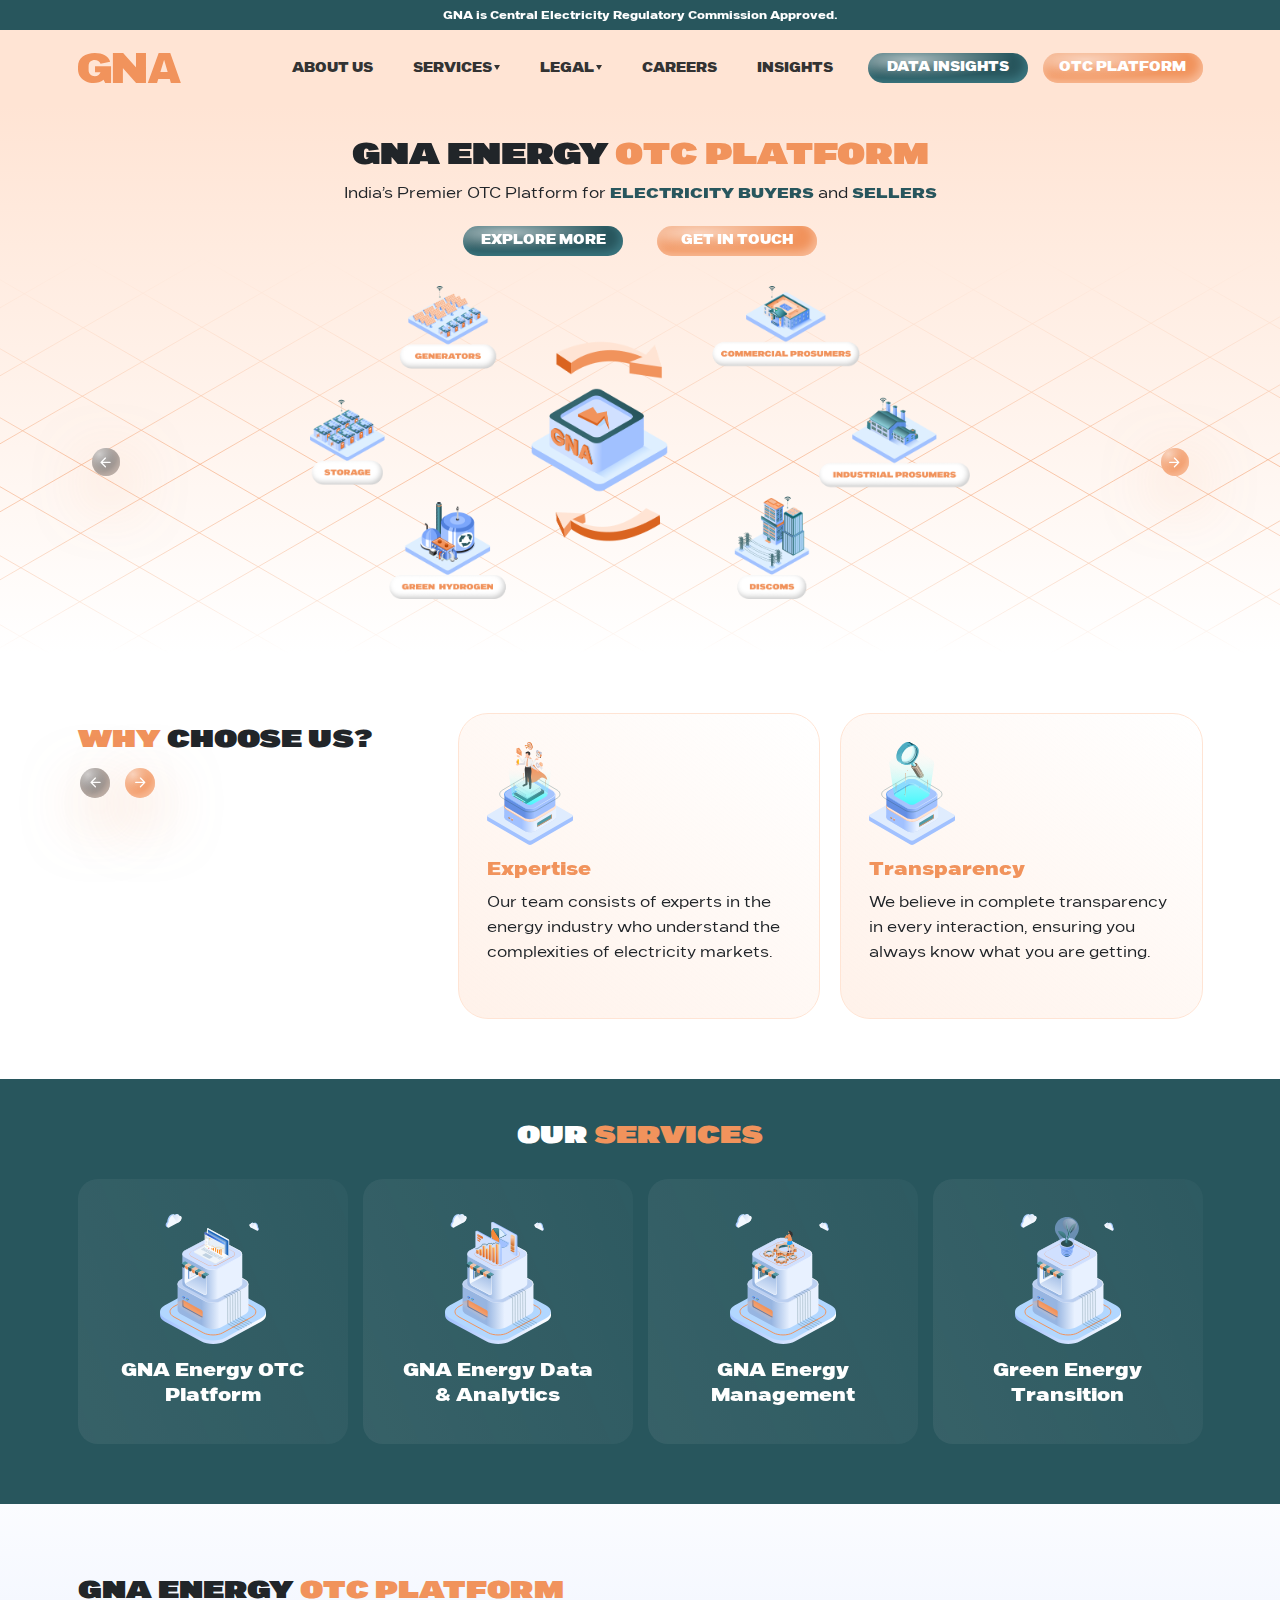
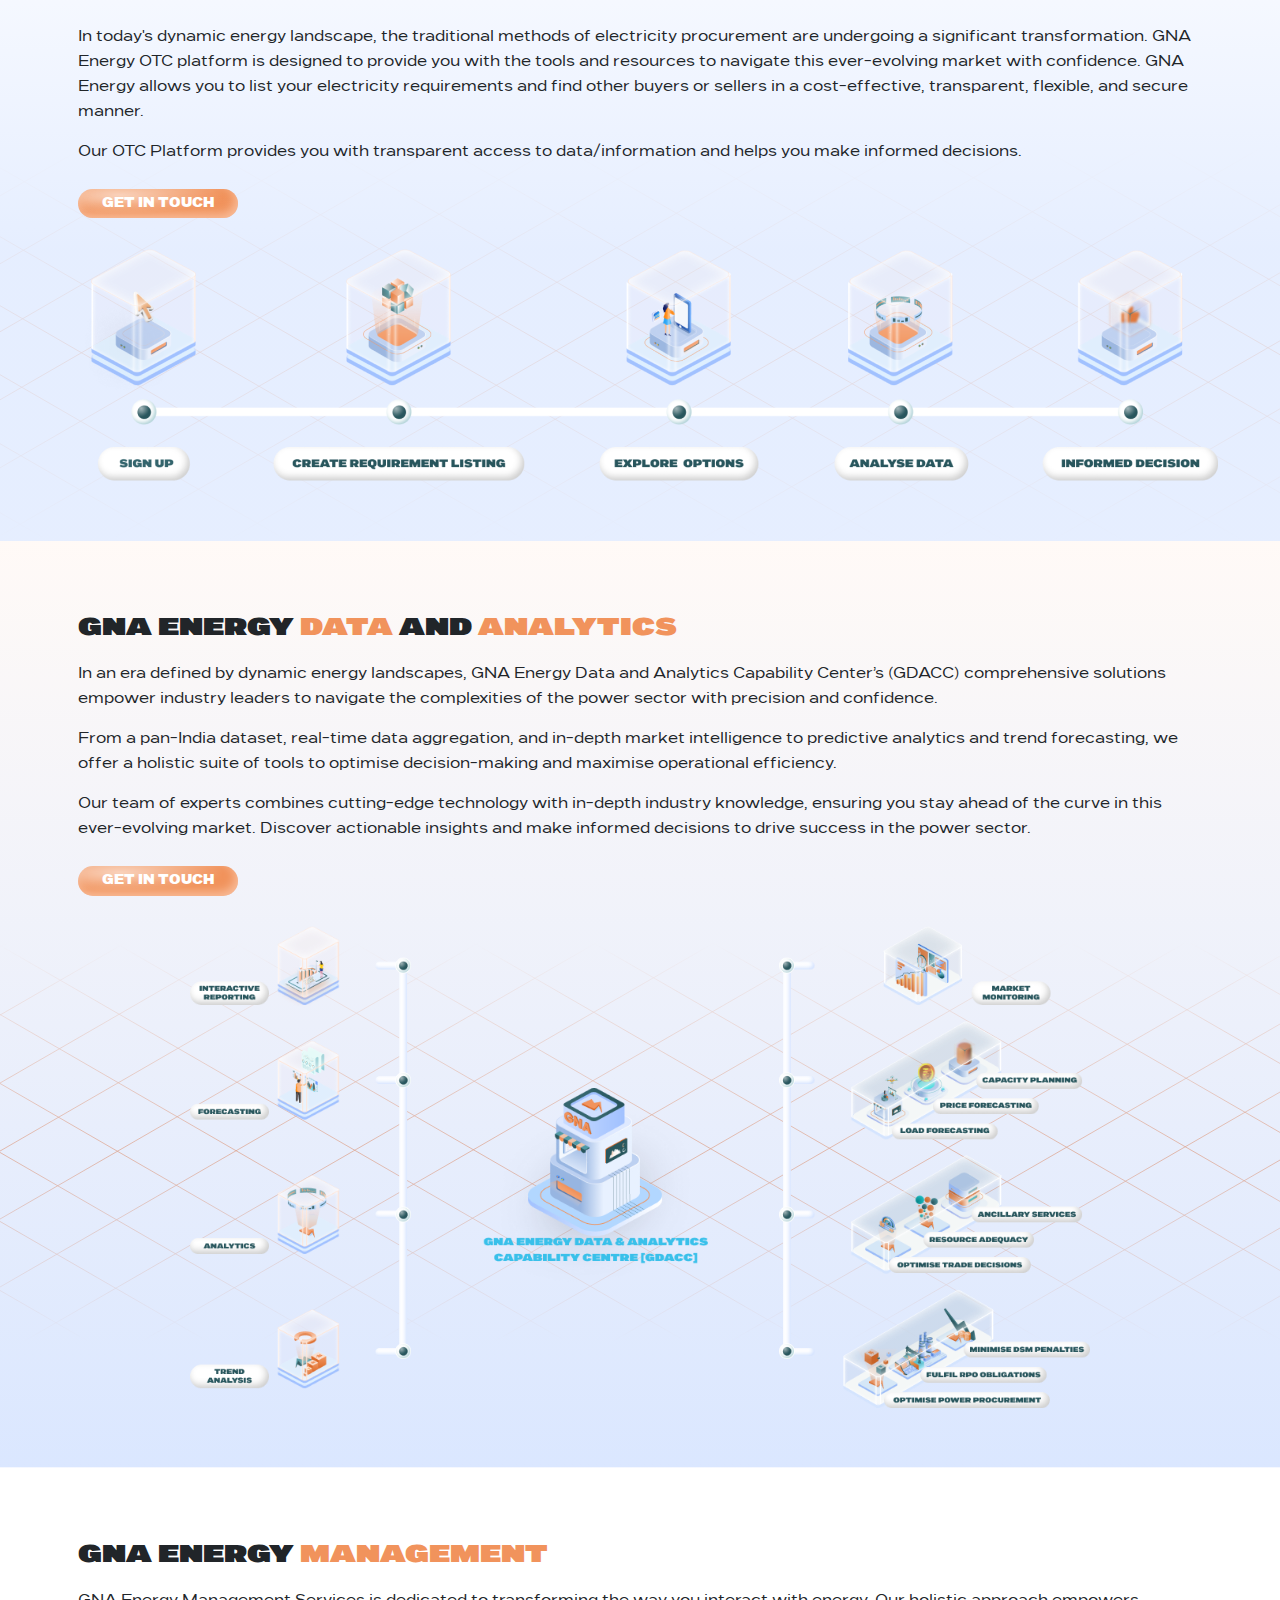
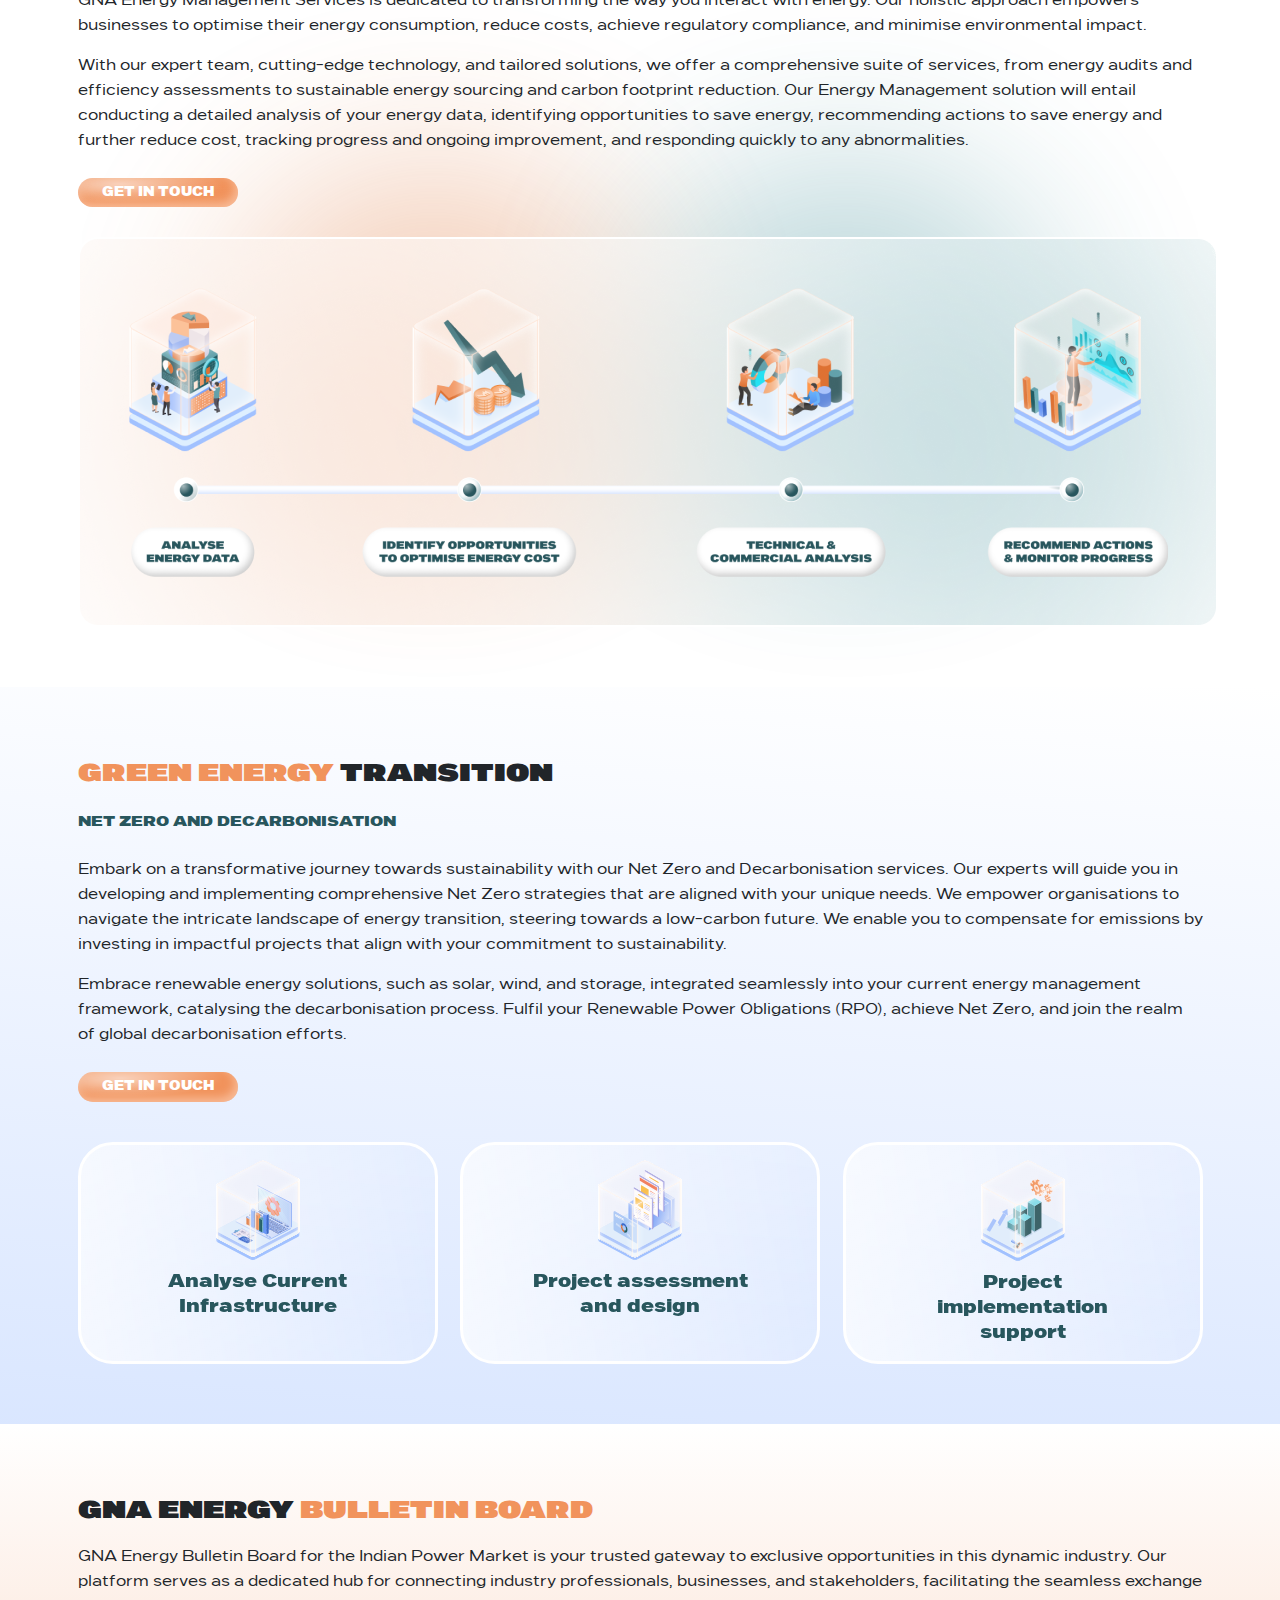
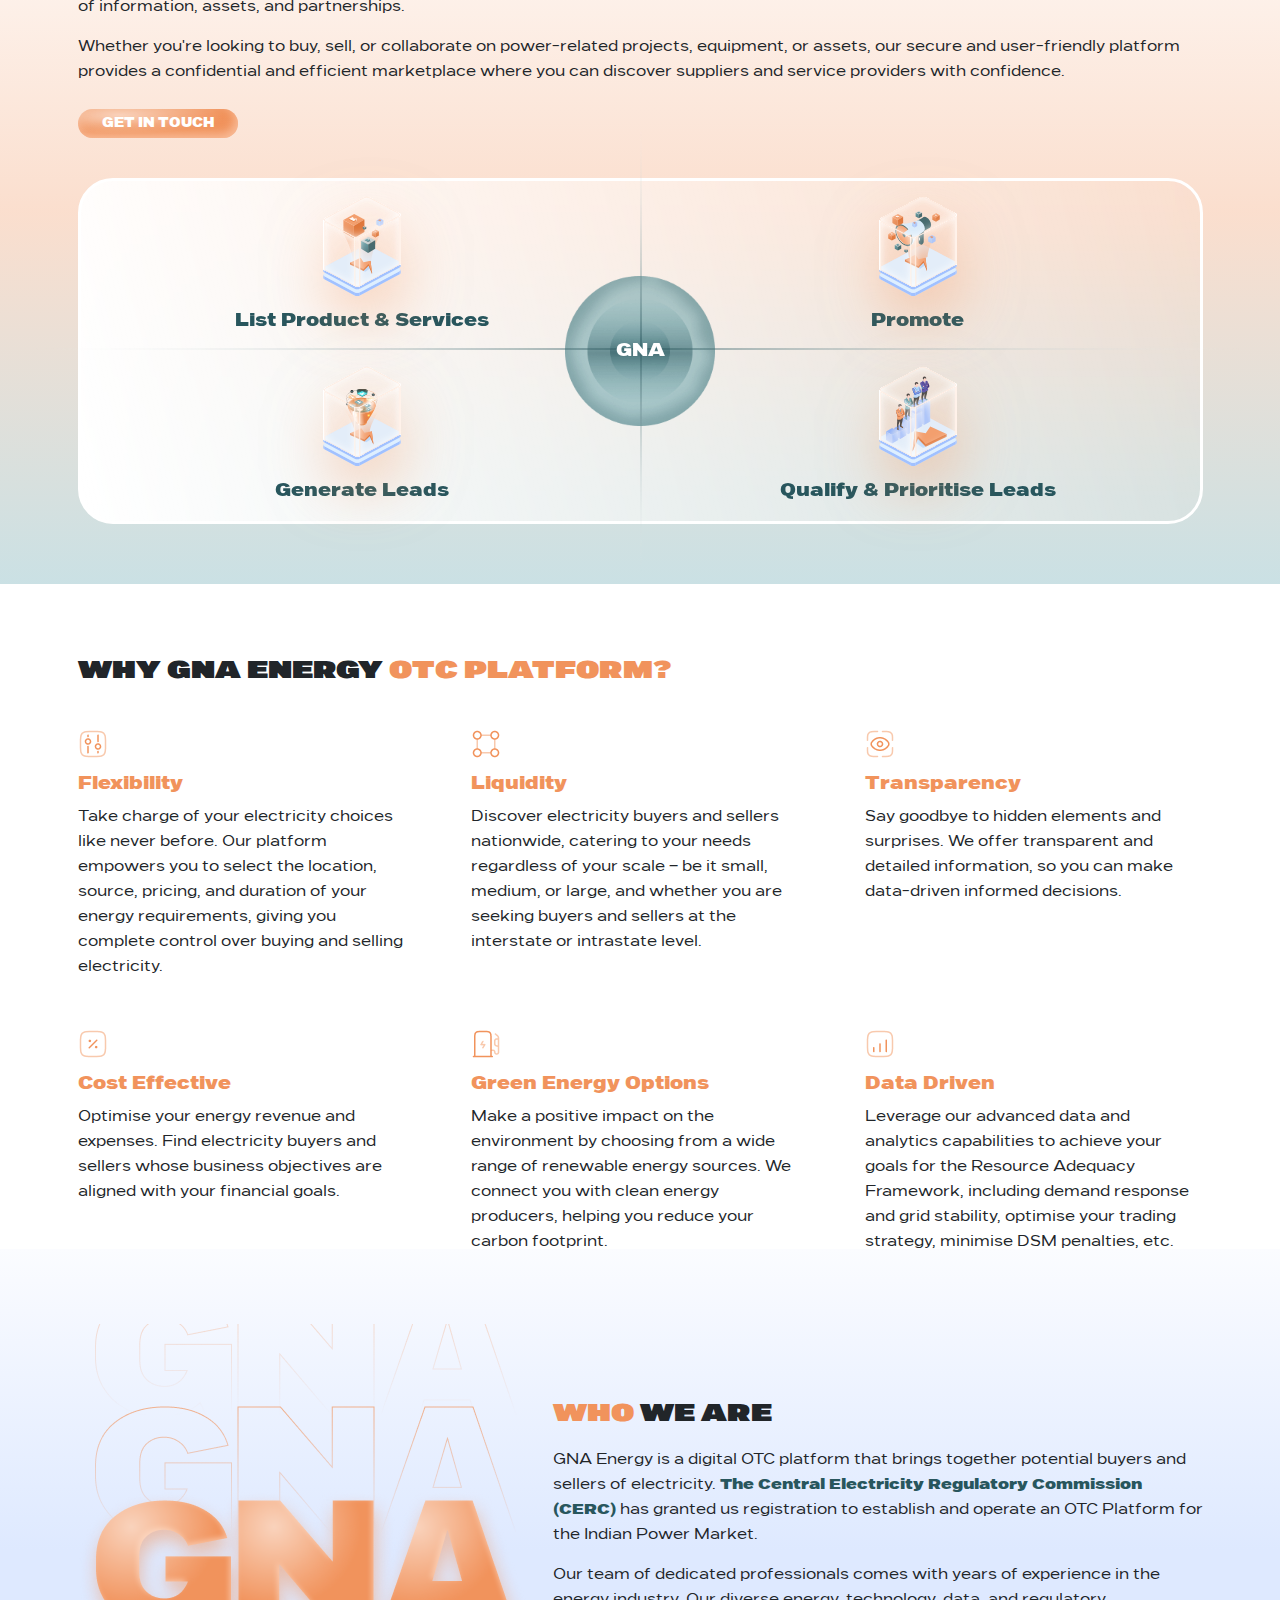
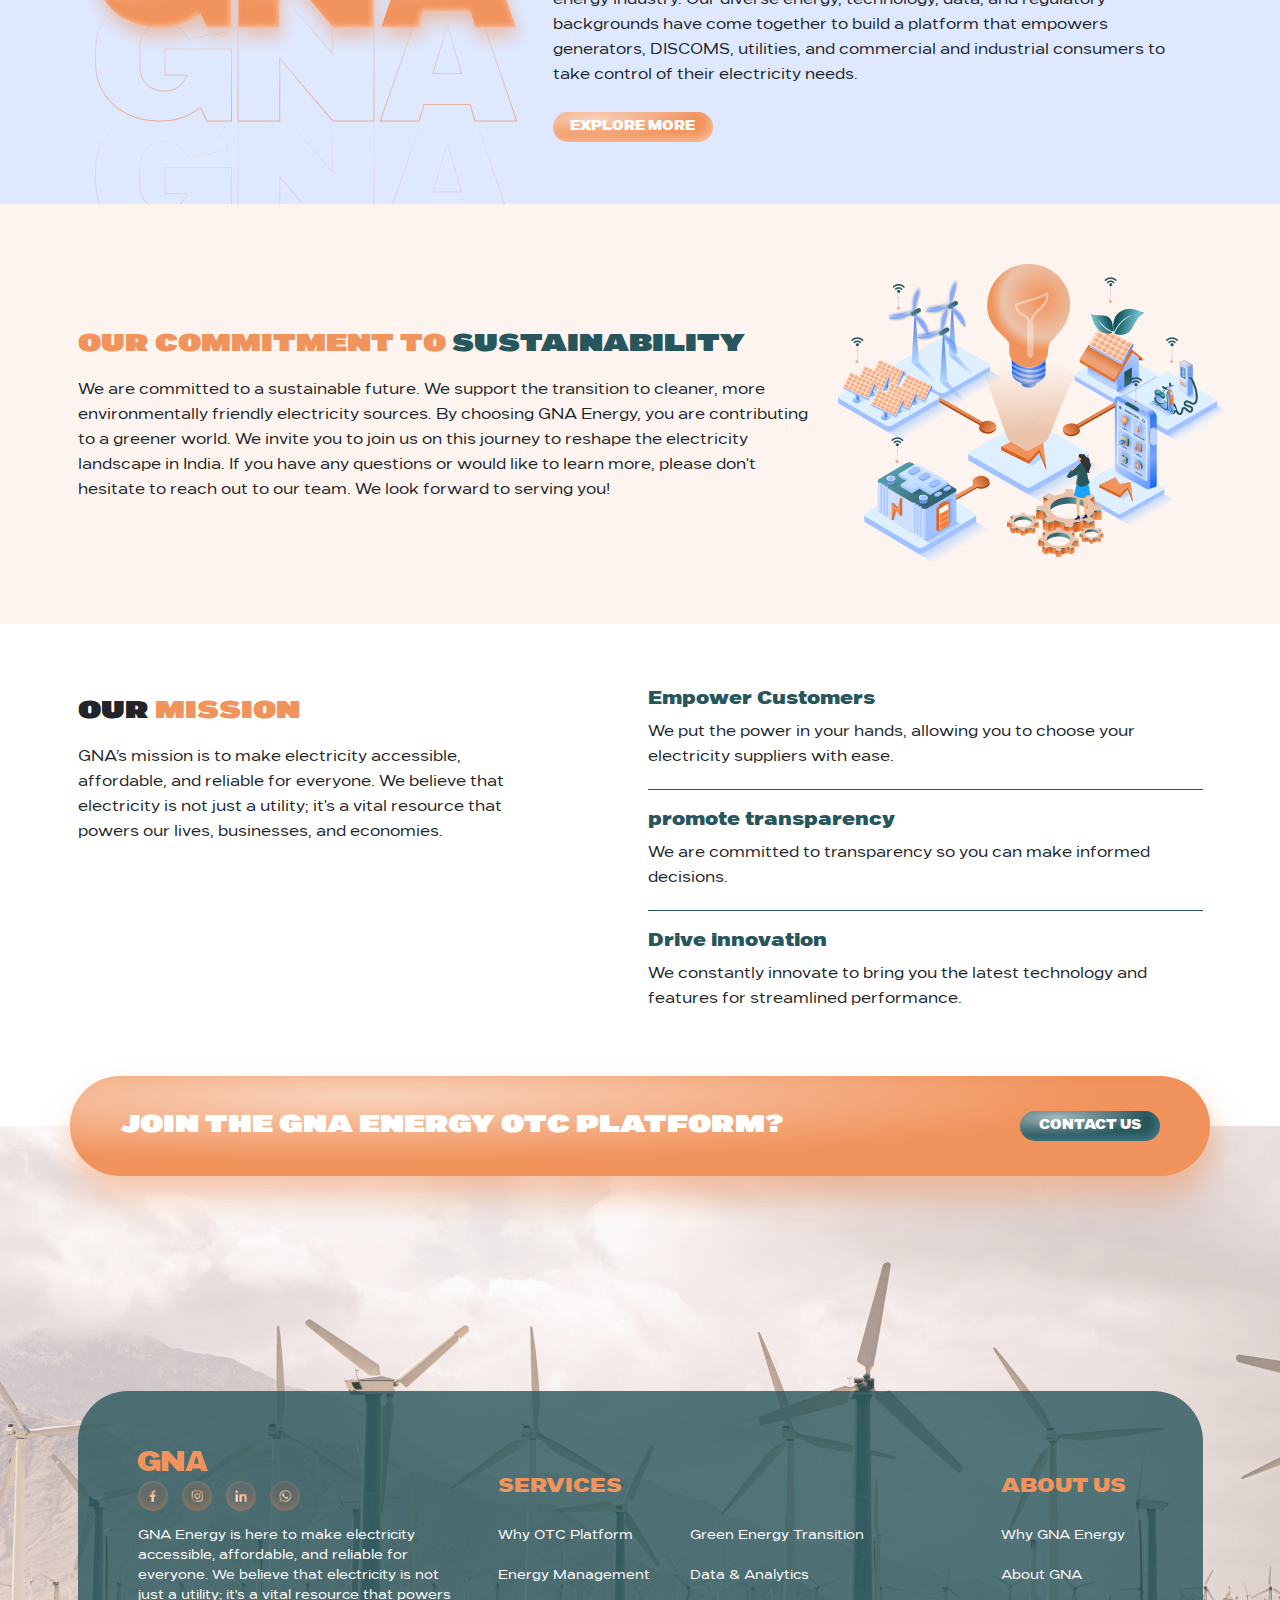
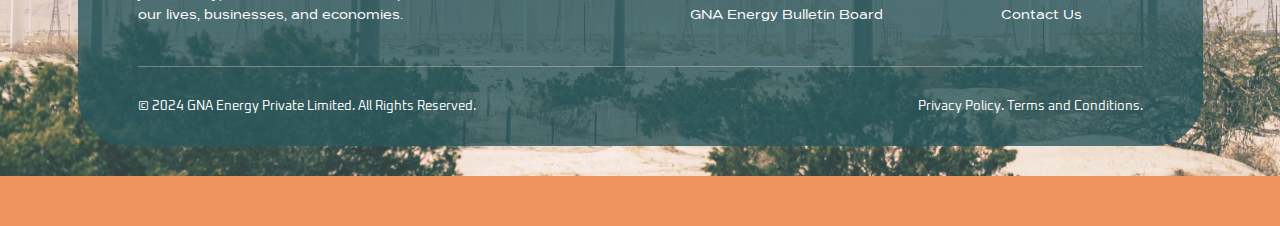
<file: index.html>
<!DOCTYPE html>
<html>

<head>
<title>GNA Energy || India's Premier OTC Platform</title>
<meta charset="UTF-8">
<link rel="icon" type="image/x-icon" href="./assets/images/favicon.webp">
<meta name="viewport" content="width=device-width, initial-scale=1.0">
<meta property=’og:title’ content='GNA Energy OTC Platform - India’s Premier OTC Platform for Electricity Buyers and Sellers '/>
<meta property="og:description" content="Transforming the Indian Electricity Sector">
<meta property="og:image" content="https://i.ibb.co/7XxP6Xz/Preview.webp">
<meta property="og:url" content="https://gna.energy">
<meta property='og:image:width' content='1200' />
<meta property='og:image:height' content='630' />
<meta property="og:type" content="website">

<link href="./assets/css/bootstrap.min.css" rel="stylesheet">
<link href="./assets/css/splide.min.css" rel="stylesheet">
<link href="./assets/css/style.css" rel="stylesheet">
<link href="./assets/css/responsive.css" rel="stylesheet">
</head>
<!-- Google tag (gtag.js) -->
<script async src="https://www.googletagmanager.com/gtag/js?id=G-11V4K71SWS"></script>
<script>
  window.dataLayer = window.dataLayer || [];
  function gtag(){dataLayer.push(arguments);}
  gtag('js', new Date());

  gtag('config', 'G-11V4K71SWS');
</script>

<body>

<!-- Announcement Bar -->
<section class="announcement">
    <div class="container">
        <div class="splide topTags">
            <div class="splide__track">
                <ul class="splide__list">
                    <li class="splide__slide">
                        <div class="item-wraper">
                            <span class="topTag">GNA is Central Electricity Regulatory Commission Approved.</span>
                        </div>
                    </li>
                    <li class="splide__slide">
                        <div class="item-wraper">
                            <span class="topTag">Disclaimer by Hon’ble Commission. <a href="./assets/pdfs/GNA-disclaimer.pdf#toolbar=0" target="_blank" title="Read Here">Read Here.</a></span>
                        </div>
                    </li>
                    <li class="splide__slide">
                        <div class="item-wraper">
                            <span class="topTag">GNA Energy Launched it's Data Platform on 26th January 2024.</span>
                        </div>
                    </li>
                    <li class="splide__slide">
                        <div class="item-wraper">
                            <span class="topTag">GNA Energy launched it's OTC Platform on 14th February 2024.</span>
                        </div>
                    </li>
                    <li class="splide__slide">
                        <div class="item-wraper">
                            <span class="topTag">Registration for the Platform has started.</span>
                        </div>
                    </li>
                </ul>
            </div>
        </div>
    </div>
</section>

<!-- Header -->
<nav class="navbar navbar-expand-lg custom-nav">
    <div class="container">
        
        <a class="navbar-brand" href="./index.html" title="GNA">
            <img src="./assets/images/logo.svg" title="GNA" alt="GNA" />
        </a>
        <button class="navbar-toggler" type="button" data-bs-toggle="collapse" data-bs-target="#navbarNavDropdown" aria-controls="navbarNavDropdown" aria-expanded="false" aria-label="Toggle navigation" onClick="toggleNavBar()">
            <img src="./assets/images/mobile-toggle.svg" title="mobile toggle" alt="mobile toggle" />
        </button>

        <div class="collapse navbar-collapse custom-collapse" id="navbarNavDropdown">
            <div>
            
                <div class="hide-desktop m-nav-head d-flex justify-content-between">
                    <img src="./assets/images/Logo.png" alt="GNA" title="GNA" />
                    <span onClick="toggleNavBar()">x</span>
                </div>

                <ul class="navbar-nav">
                    <li class="nav-item">
                        <a class="nav-link" href="./index.html#who" title="Why GNA">About Us</a>
                    </li>
                    <!-- <li class="nav-item">
                        <a class="nav-link dropdown-toggle" href="#about" id="navbarDropdownMenuLink" role="button" data-bs-toggle="dropdown" aria-expanded="false" title="About Us">About Us</a>
                        <div class="dropdown-menu w-100  custom-dropdown-menu" aria-labelledby="navbarDropdownMenuLink">
                            <ul class="container inner-menu">
                                <div class="heading">
                                    <h5>About <span class="orange-text">Us</h5>
                                </div>
                                <div class="content">
                                    <p>We are a <span class="green-text">Central Electricity Regulatory Commission</span> approved platform, connects electricity buyers and sellers in the Indian Power Market through our digital OTC platform.</p>
                                </div>
                                <li>
                                    <img src="./assets/images/our-team-icon.svg" class="icon" title="Our Team" alt="Our Team" />
                                    <div class="inner-menu-box">
                                        <div class="d-flex justify-content-between align-items-center">
                                            <h6>Our Team</h6>
                                            <a href="" title="Arrow"><img src="./assets/images/orange-right-arrow.svg" class="arrow" title="Arrow" alt="Arrow" /></a>
                                        </div>
                                        <p>Who we are and what we do</p>
                                    </div>
                                </li>
                                <li>
                                    <img src="./assets/images/contact-us-icon.svg" class="icon" title="Contact Us" alt="Contact Us" />
                                    <div class="inner-menu-box">
                                        <div class="d-flex justify-content-between align-items-center">
                                            <h6>Contact Us</h6>
                                            <a href="./contact-us.html" title="Arrow"><img src="./assets/images/orange-right-arrow.svg" class="arrow" title="Arrow" alt="Arrow" /></a>
                                        </div>
                                        <p>Get in touch with our team</p>
                                    </div>
                                </li>
                            </ul>
                        </div>
                    </li> -->
                    <li class="nav-item">
                        <a class="nav-link dropdown-toggle" href="./index.html#services" id="navbarDropdownMenuLink" role="button" data-bs-toggle="dropdown" aria-expanded="false" title="Services">Services</a>
                        <div class="dropdown-menu w-100  custom-dropdown-menu" aria-labelledby="navbarDropdownMenuLink">
                            <ul class="container inner-menu">
                                <div class="heading">
                                    <h5>Our <span class="orange-text">Services</span></h5>
                                </div>
                                <li>
                                    <img src="./assets/images/otc-platform-icon.svg" class="icon" title="OTC Platform" alt="OTC Platform" />
                                    <div class="inner-menu-box">
                                        <div class="d-flex justify-content-between align-items-center">
                                            <h6>OTC Platform</h6>
                                            <a href="./index.html#otcPlatform" title="Arrow"><img src="./assets/images/orange-right-arrow.svg" class="arrow" title="Arrow" alt="Arrow" /></a>
                                        </div>
                                        <p>Streamlines electricity procurement with transparency & security for confident decision-making in today's market.</p>
                                    </div>
                                </li>
                                <li>
                                    <img src="./assets/images/data-analytics-icon.svg" class="icon" title="Data and Analytics" alt="Data and Analytics" />
                                    <div class="inner-menu-box">
                                        <div class="d-flex justify-content-between align-items-center">
                                            <h6>Data and Analytics</h6>
                                            <a href="./index.html#dataAnalytic" title="Arrow"><img src="./assets/images/orange-right-arrow.svg" class="arrow" title="Arrow" alt="Arrow" /></a>
                                        </div>
                                        <p>Our analytics centre equips industry leaders with tailored solutions for precise decision-making in the power sector.</p>
                                    </div>
                                </li>
                                <li>
                                    <img src="./assets/images/energy-management-icon.svg" class="icon" title="Energy Management" alt="Energy Management" />
                                    <div class="inner-menu-box">
                                        <div class="d-flex justify-content-between align-items-center">
                                            <h6>Energy Management</h6>
                                            <a href="./index.html#Energymanagement" title="Arrow"><img src="./assets/images/orange-right-arrow.svg" class="arrow" title="Arrow" alt="Arrow" /></a>
                                        </div>
                                        <p>Transforms energy dynamics with holistic solutions for optimisation, cost reduction, compliance, and sustainability.</p>
                                    </div>
                                </li>
                                <li>
                                    <img src="./assets/images/green-energy-transition-icon.svg" class="icon" title="Green Energy Transition" alt="Green Energy Transition" />
                                    <div class="inner-menu-box">
                                        <div class="d-flex justify-content-between align-items-center">
                                            <h6>Green Energy Transition</h6>
                                            <a href="./index.html#greenEnergy" title="Arrow"><img src="./assets/images/orange-right-arrow.svg" class="arrow" title="Arrow" alt="Arrow" /></a>
                                        </div>
                                        <p>Guiding sustainability with our Net Zero services, integrating seamless renewable energy solutions for organisations' goals.</p>
                                    </div>
                                </li>
                                <li>
                                    <img src="./assets/images/bulletin-board-icon.svg" class="icon" title="Bulletin Board" alt="Bulletin Board" />
                                    <div class="inner-menu-box">
                                        <div class="d-flex justify-content-between align-items-center">
                                            <h6>Bulletin Board</h6>
                                            <a href="./index.html#bulletinboard" title="Arrow"><img src="./assets/images/orange-right-arrow.svg" class="arrow" title="Arrow" alt="Arrow" /></a>
                                        </div>
                                        <p>Your trusted hub for seamless connections and opportunities in the dynamic Indian Power Market.</p>
                                    </div>
                                </li>
                            </ul>
                        </div>
                    </li>
                    <li class="nav-item">
                        <a class="nav-link dropdown-toggle" href="./index.html#legal" id="navbarDropdownMenuLink" role="button" data-bs-toggle="dropdown" aria-expanded="false" title="Legal">Legal</a>
                        <div class="dropdown-menu w-100  custom-dropdown-menu" aria-labelledby="navbarDropdownMenuLink">
                            <ul class="container inner-menu">
                                <div class="heading">
                                    <h5>Legal <span class="orange-text">documents</span></h5>
                                </div>
                                <li>
                                    <img src="./assets/images/legal-documents-icon.svg" class="icon" title="GNA Disclaimer" alt="GNA Disclaimer" />
                                    <div class="inner-menu-box">
                                        <div class="d-flex justify-content-between align-items-center">
                                            <h6>GNA Disclaimer</h6>
                                            <a href="./assets/pdfs/GNA-disclaimer.pdf#toolbar=0" target="_blank" title="Arrow"><img src="./assets/images/orange-right-arrow.svg" class="arrow" title="Arrow" alt="Arrow" /></a>
                                        </div>
                                        <p>Clarifying information and limiting liabilities for transparent engagement in the energy domain.</p>
                                    </div>
                                </li>
                                <li>
                                    <img src="./assets/images/legal-documents-icon.svg" class="icon" title="GNA Bye Laws" alt="GNA Bye Laws" />
                                    <div class="inner-menu-box">
                                        <div class="d-flex justify-content-between align-items-center">
                                            <h6>GNA Bye Laws</h6>
                                            <a href="./assets/pdfs/GNA-bye-laws.pdf#toolbar=0" target="_blank" title="Arrow"><img src="./assets/images/orange-right-arrow.svg" class="arrow" title="Arrow" alt="Arrow" /></a>
                                        </div>
                                        <p>Ensuring clarity and compliance for effective governance in the energy sector.</p>
                                    </div>
                                </li>
                                <li>
                                    <img src="./assets/images/legal-documents-icon.svg" class="icon" title="GNA Business Rules" alt="GNA Business Rules" />
                                    <div class="inner-menu-box">
                                        <div class="d-flex justify-content-between align-items-center">
                                            <h6>GNA Business Rules</h6>
                                            <a href="./assets/pdfs/GNA-business-rules.pdf#toolbar=0" target="_blank" title="Arrow"><img src="./assets/images/orange-right-arrow.svg" class="arrow" title="Arrow" alt="Arrow" /></a>
                                        </div>
                                        <p>Guiding principles for streamlined and effective operations in the energy sector.</p>
                                    </div>
                                    
                                </li>
                                
                            </ul>
                        </div>
                    </li>
                    <li class="nav-item">
                        <a class="nav-link" href="./careers.html" title="Career">Careers</a>
                      </li>  
<li class="nav-item">
                          <a class="nav-link" href="./newsletter.html" title="Newsletter">Insights</a>
                        </li>
                    <li class="nav-item hide-mobile">
                        <a href="https://insights.gna.energy/" class="btn green-btn" title="Data Insights">Data Insights</a>
                    </li>
                    <li class="nav-item hide-mobile">
                        <a href="https://otc.gna.energy/" class="btn orange-btn" title="OTC Platform">OTC Platform</a>
                    </li>
                </ul>

            </div>
        </div>

    </div>
    <div id="overLay"></div>
</nav>

<div class="hide-desktop mob_login">
    <a href="https://insights.gna.energy/" class="btn green-btn" title="Data Insights">Data Insights</a>
    <a href="https://otc.gna.energy/" class="btn orange-btn" title="OTC Platform">OTC Platform</a>
</div>

<!-- Banner -->
<section class="banner-slider-wraper">
    <div class="container">
        <div class="splide bannerSlider">
                    
            <div class="splide__track">
                <ul class="splide__list">
                    <li class="splide__slide">
                        <div class="item-wraper">
                            <h1>GNA Energy <span class="orange-text"> OTC Platform </span></h1>
                            <p>India’s Premier OTC Platform for <span class="green-text"> Electricity Buyers </span> and <span class="green-text"> Sellers</span></p>
                            <div class="btn-wraper">
                                <a href="#otcPlatform" class="btn green-btn" title="Explore More">Explore More</a>
                                <a href="./contact-us.html" class="btn orange-btn" title="Get in Touch">Get in Touch</a>
                            </div>
                            <div class="img-box">
                                <img src="./assets/images/Carousel 1.png" class="hide-mob" title="GNA Energy OTC Platform" alt="GNA Energy OTC Platform" />
                                <img src="./assets/images/MCarousel 1.png" class="hide-desktop" title="GNA Energy OTC Platform" alt="GNA Energy OTC Platform" />
                            </div>
                        </div>
                    </li>
                    <li class="splide__slide">
                        <div class="item-wraper">
                            <h1><span class="orange-text"> GNA Energy  </span> data and analytics</h1>
                            <p>Get <span class="green-text"> actionable insights </span> and and make informed decisions</p>
                            <div class="btn-wraper">
                                <a href="#dataAnalytic" class="btn green-btn" title="Explore More">Explore More</a>
                                <a href="./contact-us.html" class="btn orange-btn" title="Get in Touch">Get in Touch</a>
                            </div>
                            <div class="img-box">
                                <img src="./assets/images/Carousel 2.png" class="hide-mob" title="GNA Data and Analytics" alt="GNA Data and Analytics" />
                                <img src="./assets/images/MCarousel 2.png" class="hide-desktop" title="GNA Data and Analytics" alt="GNA Data and Analytics" />
                            </div>
                        </div>
                    </li>
                    <li class="splide__slide">
                        <div class="item-wraper">
                            <h1><span class="orange-text">GREEN Energy </span> Transition</h1>
                            <p>A transformative journey towards sustainability with our <span class="green-text"> Net Zero and Decarbonisation </span> services</p>
                            <div class="btn-wraper">
                                <a href="#greenEnergy" class="btn green-btn" title="Explore More">Explore More</a>
                                <a href="./contact-us.html" class="btn orange-btn" title="Get in Touch">Get in Touch</a>
                            </div>
                            <div class="img-box">
                                <img src="./assets/images/Carousel 3.png" class="hide-mob" title="Green Energy Transition" alt="Green Energy Transition" />
                                <img src="./assets/images/MCarousel 3.png" class="hide-desktop" title="Green Energy Transition" alt="Green Energy Transition" />
                            </div>
                        </div>
                    </li>
                </ul>
            </div>

            <div class="splide__arrows">
                <button class="splide__arrow splide__arrow--prev">
                    <svg width="36" height="36" viewBox="0 0 36 36" fill="none" xmlns="http://www.w3.org/2000/svg">
                        <path d="M8.07424 19.4192L23.9236 19.4192L16.9992 26.3435C16.4459 26.8969 16.4459 27.805 16.9992 28.3584C17.5526 28.9118 18.4465 28.9118 18.9999 28.3584L28.3506 19.0077C28.904 18.4543 28.904 17.5604 28.3506 17.0071L18.9999 7.65638C18.4465 7.103 17.5526 7.103 16.9992 7.65637C16.4459 8.20975 16.4459 9.10367 16.9992 9.65705L23.9236 16.5814L8.07424 16.5814C7.29384 16.5814 6.65532 17.2199 6.65532 18.0003C6.65532 18.7807 7.29384 19.4192 8.07424 19.4192Z" fill="white"/>
                    </svg>                                          
                </button>
                <button class="splide__arrow splide__arrow--next">
                    <svg width="36" height="36" viewBox="0 0 36 36" fill="none" xmlns="http://www.w3.org/2000/svg">
                        <path d="M8.07424 19.4192L23.9236 19.4192L16.9992 26.3435C16.4459 26.8969 16.4459 27.805 16.9992 28.3584C17.5526 28.9118 18.4465 28.9118 18.9999 28.3584L28.3506 19.0077C28.904 18.4543 28.904 17.5604 28.3506 17.0071L18.9999 7.65638C18.4465 7.103 17.5526 7.103 16.9992 7.65637C16.4459 8.20975 16.4459 9.10367 16.9992 9.65705L23.9236 16.5814L8.07424 16.5814C7.29384 16.5814 6.65532 17.2199 6.65532 18.0003C6.65532 18.7807 7.29384 19.4192 8.07424 19.4192Z" fill="white"/>
                    </svg>  
                </button>
            </div>
            
        </div>  
    </div>
</section>

<!-- Why Choose Us -->
<section class="why-us-slider offset" id="whygnaenergy">
    <div class="container">
        <div class="row">
            
            <div class="col-md-4">
                <h2><span class="orange-text">Why</span> Choose Us?</h2>
            </div>

            <div class="col-md-8">
                <div class="splide whyUsSlider">
                    
                    <div class="splide__track">
                        <ul class="splide__list">
                            <li class="splide__slide">
                                <div class="item-wraper">
                                    <img src="./assets/./images/Expertise.svg" title="Expertise" alt="Expertise" />
                                    <h3 class="orange-text">Expertise</h3>
                                    <p>Our team consists of experts in the energy industry who understand the complexities of electricity markets.</p>
                                </div>
                            </li>
                            <li class="splide__slide">
                                <div class="item-wraper">
                                    <img src="./assets/./images/Transparency.svg" title="Transparency" alt="Transparency" />
                                    <h3 class="orange-text">Transparency</h3>
                                    <p>We believe in complete transparency in every interaction, ensuring you always know what you are getting.</p>
                                </div>
                            </li>
                            <li class="splide__slide">
                                <div class="item-wraper">
                                    <img src="./assets/./images/Customer.svg" title="Customer" alt="Customer" />
                                    <h3 class="orange-text">Customer Centric</h3>
                                    <p>Your satisfaction is our top priority. We are here to support you in every step of your journey.</p>
                                </div>
                            </li>
                            <li class="splide__slide">
                                <div class="item-wraper">
                                    <img src="./assets/./images/Innovation.svg" title="Innovation" alt="Innovation" />
                                    <h3 class="orange-text">Innovation</h3>
                                    <p>We are always at the forefront of technical advancements in the energy sector, providing you with the best tools.</p>
                                </div>
                            </li> 
                            <li class="splide__slide">
                                <div class="item-wraper">
                                    <img src="./assets/./images/Bharat.svg" title="Bharat" alt="Bharat" />
                                    <h3 class="orange-text">Made in Bharat</h3>
                                    <p>Our platform has been developed to cater to the specific requirements of the Indian Power Market Structure.</p>
                                </div>
                          </li> 
                        </ul>
                    </div>

                    <div class="splide__arrows">
                        <button class="splide__arrow splide__arrow--prev">
                            <svg width="36" height="36" viewBox="0 0 36 36" fill="none" xmlns="http://www.w3.org/2000/svg">
                                <path d="M8.07424 19.4192L23.9236 19.4192L16.9992 26.3435C16.4459 26.8969 16.4459 27.805 16.9992 28.3584C17.5526 28.9118 18.4465 28.9118 18.9999 28.3584L28.3506 19.0077C28.904 18.4543 28.904 17.5604 28.3506 17.0071L18.9999 7.65638C18.4465 7.103 17.5526 7.103 16.9992 7.65637C16.4459 8.20975 16.4459 9.10367 16.9992 9.65705L23.9236 16.5814L8.07424 16.5814C7.29384 16.5814 6.65532 17.2199 6.65532 18.0003C6.65532 18.7807 7.29384 19.4192 8.07424 19.4192Z" fill="white"/>
                            </svg>                                             
                        </button>
                        <button class="splide__arrow splide__arrow--next">
                            <svg width="36" height="36" viewBox="0 0 36 36" fill="none" xmlns="http://www.w3.org/2000/svg">
                                <path d="M8.07424 19.4192L23.9236 19.4192L16.9992 26.3435C16.4459 26.8969 16.4459 27.805 16.9992 28.3584C17.5526 28.9118 18.4465 28.9118 18.9999 28.3584L28.3506 19.0077C28.904 18.4543 28.904 17.5604 28.3506 17.0071L18.9999 7.65638C18.4465 7.103 17.5526 7.103 16.9992 7.65637C16.4459 8.20975 16.4459 9.10367 16.9992 9.65705L23.9236 16.5814L8.07424 16.5814C7.29384 16.5814 6.65532 17.2199 6.65532 18.0003C6.65532 18.7807 7.29384 19.4192 8.07424 19.4192Z" fill="white"/>
                            </svg>   
                        </button>
                    </div>

                </div>
            </div>

        </div>
    </div>
</section>

<!-- Our Services -->
<section class="our-services offset" id="service">
    <div class="container">
        
        <h2 class="text-center">Our <span class="orange-text">Services</span></h2>

        <div class="service-items">
            <div class="item">
                <div class="hide-mob">
                    <img src="./assets/images/OTC.svg" title="GNA Energy OTC Platform" alt="GNA Energy OTC Platform" />
                    <h3>GNA Energy OTC Platform</h3>
                </div>
                <div class="show-hover">
                    <img src="./assets/images/OTC.svg" class="hide-desktop" title="GNA Energy OTC Platform" alt="GNA Energy OTC Platform" />
                    <h3>GNA Energy OTC Platform</h3>
                    <p>List your electricity demand and supply requirements. Find available consumers and suppliers of electricity.</p>
                    <a href="./index.html#otcPlatform" class="btn orange-btn" title="Explore">Explore</a>
                </div>
            </div>
            <div class="item">
                <div class="hide-mob">
                    <img src="./assets/images/Data & Analytics.svg" title="GNA Energy Data & Analytics" alt="GNA Energy Data & Analytics" />
                    <h3>GNA Energy Data & Analytics</h3>
                </div>
                <div class="show-hover">
                    <img src="./assets/images/Data & Analytics.svg" class="hide-desktop" title="Data and Analytics" alt="Data and Analytics" />
                    <h3>GNA Energy Data & Analytics</h3>
                    <p>Browse through a diverse list of products and services for the power market and find the right service provider.</p>
                    <a href="./index.html#dataAnalytic" class="btn orange-btn" title="Explore">Explore</a>
                </div>
            </div>
            <div class="item">
                <div class="hide-mob">
                    <img src="./assets/images/Management.svg" title="GNA Energy Management" alt="GNA Energy Management" />
                    <h3>GNA Energy Management</h3>
                </div>
                <div class="show-hover">
                    <img src="./assets/images/Management.svg" class="hide-desktop" title="GNA Energy Management" alt="GNA Energy Management" />
                    <h3>GNA Energy Management</h3>
                    <p>Optimise consumption, cut costs, and ensure eco-friendly practices for sustainable energy.</p>
                    <a href="./index.html#Energymanagement" class="btn orange-btn" title="Explore">Explore</a>
                </div>
            </div>
            <div class="item">
                <div class="hide-mob">
                    <img src="./assets/images/Green Energy.svg" title="Green Energy Transition" alt="Green Energy Transition" />
                    <h3>Green Energy Transition</h3>
                </div>
                <div class="show-hover">
                    <img src="./assets/images/Green Energy.svg" class="hide-desktop" title="Green Energy Transition" alt="Green Energy Transition" />
                    <h3>Green Energy Transition</h3>
                    <p>A transformative journey towards sustainability with our Net Zero and Decarbonisation services.</p>
                    <a href="./index.html#greenEnergy" class="btn orange-btn" title="Explore">Explore</a>
                </div>
            </div>
        </div>

    </div>
</section>
   
<!-- GNA Energy OTC Platform -->
<section class="otc-plateform offset" id="otcPlatform">
    <div class="container">
        <h2>GNA Energy <span class="orange-text">OTC Platform</span></h2>
        <p>In today's dynamic energy landscape, the traditional methods of electricity procurement are undergoing a significant transformation. GNA Energy OTC platform is designed to provide you with the tools and resources to navigate this ever-evolving market with confidence. GNA Energy allows you to list your electricity requirements and find other buyers or sellers in a cost-effective, transparent, flexible, and secure manner.</p>
        <p>Our OTC Platform provides you with transparent access to data/information and helps you make informed decisions.</p>
        <a href="./contact-us.html" class="btn orange-btn hide-mob" title="Get in Touch">Get in Touch</a>
        <div class="img-box">
            <img src="./assets/images/MainOTC.png" class="hide-mob" title="OTC Platform" alt="OTC Platform" />
            <img src="./assets/images/MOTC.png" class="hide-desktop" title="OTC Platform" alt="OTC Platform" />
        </div>
    </div>
</section>

<!-- GNA Energy Data and Analytics -->
<section class="data-analytic offset" id="dataAnalytic">
    <div class="container">
        <h2>GNA Energy <span class="orange-text">Data</span> and <span class="orange-text">Analytics</span></h2>
        <p>In an era defined by dynamic energy landscapes, GNA Energy Data and Analytics Capability Center’s (GDACC) comprehensive solutions empower industry leaders to navigate the complexities of the power sector with precision and confidence.</p>
        <p>From a pan-India dataset, real-time data aggregation, and in-depth market intelligence to predictive analytics and trend forecasting, we offer a holistic suite of tools to optimise decision-making and maximise operational efficiency.</p>
        <p>Our team of experts combines cutting-edge technology with in-depth industry knowledge, ensuring you stay ahead of the curve in this ever-evolving market. Discover actionable insights and make informed decisions to drive success in the power sector.</p>
        <a href="./contact-us.html" class="btn orange-btn hide-mob" title="Get in Touch">Get in Touch</a>
        <div class="img-box">
            <img src="./assets/images/DataAnalytics.png" class="hide-mob" title="Data and Analytics" alt="Data and Analytics" />
            <img src="./assets/images/MDataAnalytics.png" class="hide-desktop" title="Mobile Data Analytics" alt="Mobile Data Analytics" />
        </div>
    </div>
</section>

<!-- GNA Energy Management -->
<section class="energy-management offset" id="Energymanagement">
    <div class="container">
        <h2>GNA Energy <span class="orange-text">Management</span></h2>
        <p>GNA Energy Management Services is dedicated to transforming the way you interact with energy. Our holistic approach empowers businesses to optimise their energy consumption, reduce costs, achieve regulatory compliance, and minimise environmental impact.</p>
        <p>With our expert team, cutting-edge technology, and tailored solutions, we offer a comprehensive suite of services, from energy audits and efficiency assessments to sustainable energy sourcing and carbon footprint reduction. Our Energy Management solution will entail conducting a detailed analysis of your energy data, identifying opportunities to save energy, recommending actions to save energy and further reduce cost, tracking progress and ongoing improvement, and responding quickly to any abnormalities.</p>
        <a href="./contact-us.html" class="btn orange-btn hide-mob" title="Get in Touch">Get in Touch</a>
        <div class="img-box">
            <img src="./assets/images/EM.png" class="hide-mob" title="Energy Management" alt="Energy Management" />
            <img src="./assets/images/MEM.png" class="hide-desktop" title="Energy Management" alt="Energy Management" />
        </div>
    </div>
</section>

<!-- Green Energy -->
<section class="green-energy offset" id="greenEnergy">
    <div class="container">
        <h2><span class="orange-text">Green Energy </span> Transition</h2>
        <h4>Net Zero and DecarboniSation</h4>
        <p>Embark on a transformative journey towards sustainability with our Net Zero and Decarbonisation services. Our experts will guide you in developing and implementing comprehensive Net Zero strategies that are aligned with your unique needs. We empower organisations to navigate the intricate landscape of energy transition, steering towards a low-carbon future. We enable you to compensate for emissions by investing in impactful projects that align with your commitment to sustainability.</p>
        <p>Embrace renewable energy solutions, such as solar, wind, and storage, integrated seamlessly into your current energy management framework, catalysing the decarbonisation process. Fulfil your Renewable Power Obligations (RPO), achieve Net Zero, and join the realm of global decarbonisation efforts.</p>
        <a href="./contact-us.html" class="btn orange-btn hide-mob" title="Get in Touch">Get in Touch</a>
        <div class="enery-card">
            <div class="item">
                <img src="./assets/images/Infra.svg" title="Analyse Current Infrastructure" alt="Analyse Current Infrastructure" />
                <h3 class="green-text">Analyse Current Infrastructure</h3>
            </div>
            <div class="item">
                <img src="./assets/images/Project.svg" title="Project Assessment" alt="Project Assessment" />
                <h3 class="green-text">Project assessment and design</h3>
            </div>
            <div class="item">
                <img src="./assets/images/support.svg" title="Project Support" alt="Project Support" />
                <h3 class="green-text">Project implementation support</h3>
            </div>
        </div>
    </div>
</section>

<!-- Bulletin Board -->
<section class="offset energy-board " id="bulletinboard">
    <div class="container">
        <h2 class="title">GNA Energy <span class="orange-text">Bulletin Board</span></h2>
        <p>GNA Energy Bulletin Board for the Indian Power Market is your trusted gateway to exclusive opportunities in this dynamic industry. Our platform serves as a dedicated hub for connecting industry professionals, businesses, and stakeholders, facilitating the seamless exchange of information, assets, and partnerships.</p>
        <p>Whether you're looking to buy, sell, or collaborate on power-related projects, equipment, or assets, our secure and user-friendly platform provides a confidential and efficient marketplace where you can discover suppliers and service providers with confidence.</p>
        <a href="./contact-us.html" class="btn orange-btn hide-mob" title="Get in Touch">Get in Touch</a>
        <div class="board">
            <div class="item">
                <img src="./assets/images/Products.svg" title="List Product & Services" alt="List Product & Services" />
                <h3 class="green-text">List Product & Services</h3>
            </div>
            <div class="item">
                <img src="./assets/images/Promote.svg" title="Promote" alt="Promote" />
                <h3 class="green-text">Promote</h3>
            </div>
            <div class="item">
                <img src="./assets/images/Leads.svg" title="Generate Leads" alt="Generate Leads" />
                <h3 class="green-text">Generate Leads</h3>
            </div>
            <div class="item">
                <img src="./assets/images/Qualify.svg" title="Qualify & Prioritise Leads" alt="Qualify & Prioritise Leads" />
                <h3 class="green-text">Qualify & Prioritise Leads</h3>
            </div>
            <div class="center-circle">
                <img src="./assets/images/green-circle.png" title="GNA" alt="GNA" />
                <h6>GNA</h6>
            </div>
        </div>
    </div>
</section>

<!-- Why GNA -->
<section class="why-gna offset" id="WhyOTC">
    <div class="container">
        
        <h2>Why GNA energy <span class="orange-text">otc platform?</span></h2>

        <div class="why-gna-wraper">
            <div class="why-gna-card">
                <img src="./assets/images/flexibility-icon.png" title="Flexibility" alt="Flexibility" />
                <h3 class="orange-text">Flexibility</h3>
                <p>Take charge of your electricity choices like never before. Our platform empowers you to select the location, source, pricing, and duration of your energy requirements, giving you complete control over buying and selling electricity.</p>
            </div>
            <div class="why-gna-card">
                <img src="./assets/images/liquidity-icon.png" title="Liquidity" alt="Liquidity" />
                <h3 class="orange-text">Liquidity</h3>
                <p>Discover electricity buyers and sellers nationwide, catering to your needs regardless of your scale – be it small, medium, or large, and whether you are seeking buyers and sellers at the interstate or intrastate level.</p>
            </div>
            <div class="why-gna-card">
                <img src="./assets/images/transparency-icon.png" title="Transparency" alt="Transparency" />
                <h3 class="orange-text">Transparency</h3>
                <p>Say goodbye to hidden elements and surprises. We offer transparent and detailed information, so you can make data-driven informed decisions.</p>
            </div>
            <div class="why-gna-card">
                <img src="./assets/images/cost-effective-icon.png" title="Cost Effective" alt="Cost Effective" />
                <h3 class="orange-text">Cost Effective</h3>
                <p>Optimise your energy revenue and expenses. Find electricity buyers and sellers whose business objectives are aligned with your financial goals.</p>
            </div>
            <div class="why-gna-card">
                <img src="./assets/images/green-energy-options-icon.png" title="Green Energy Options" alt="Green Energy Options" />
                <h3 class="orange-text">Green Energy Options</h3>
                <p>Make a positive impact on the environment by choosing from a wide range of renewable energy sources. We connect you with clean energy producers, helping you reduce your carbon footprint.</p>
            </div>
            <div class="why-gna-card">
                <img src="./assets/images/data-driven-icon.png" title="Data Driven" alt="Data Driven" />
                <h3 class="orange-text">Data Driven</h3>
                <p>Leverage our advanced data and analytics capabilities to achieve your goals for the Resource Adequacy Framework, including demand response and grid stability, optimise your trading strategy, minimise DSM penalties, etc.</p>
            </div>
        </div>

    </div>
</section>
    
<!-- Who We Are -->
<section class="who-we-are offset" id="who">
    <div class="container">
        <div class="row align-items-center">
            <div class="col-md-5">
                <img src="./assets/images/gna-logos.png" title="GNA" alt="GNA" />
            </div>
            <div class="col-md-7">
                <h2><span class="orange-text">who </span> we are</h2>
                <p>GNA Energy is a digital OTC platform that brings together potential buyers and sellers of electricity. <span class="green-text">The Central Electricity Regulatory Commission (CERC) </span> has granted us registration to establish and operate an OTC Platform for the Indian Power Market.</p>
                <p>Our team of dedicated professionals comes with years of experience in the energy industry. Our diverse energy, technology, data, and regulatory backgrounds have come together to build a platform that empowers generators, DISCOMS, utilities, and commercial and industrial consumers to take control of their electricity needs.</p>
                <a href="./contact-us.html" class="btn orange-btn hide-mob" title="Get in Touch">Explore More</a>
            </div>
        </div>
    </div>
</section>

<!-- Our Commitment -->
<section class="our-commitment offset">
    <div class="container">
        <div class="row align-items-center">
            <div class="col-md-8">
                <h2 class="orange-text">Our Commitment to <span class="green-text">Sustainability</span></h2>
                <p>We are committed to a sustainable future. We support the transition to cleaner, more environmentally friendly electricity sources. By choosing GNA Energy, you are contributing to a greener world. We invite you to join us on this journey to reshape the electricity landscape in India. If you have any questions or would like to learn more, please don't hesitate to reach out to our team. We look forward to serving you!</p>
            </div>
            <div class="col-md-4 text-sm-end">
                <img src="./assets/images/commitment-banner.png" title="Our Commitment Sustainability" alt="Our Commitment Sustainability" />
            </div>
        </div>
    </div>
</section>

<!-- Our Mission -->
<section class="our-mission offset">
    <div class="container">
        <div class="row">
            <div class="col-md-5">
                <h2>Our <span class="orange-text">Mission</span></h2>
                <p>GNA’s mission is to make electricity accessible, affordable, and reliable for everyone. We believe that electricity is not just a utility; it's a vital resource that powers our lives, businesses, and economies.</p>
            </div>
            <div class="offset-md-1 col-md-6">
                <ul>
                    <li>
                        <h3 class="green-text">Empower Customers</h3>
                        <p>We put the power in your hands, allowing you to choose your electricity suppliers with ease.</p>
                    </li>
                    <li>
                        <h3 class="green-text">promote transparency</h3>
                        <p>We are committed to transparency so you can make informed decisions.</p>
                    </li>
                    <li>
                        <h3 class="green-text">Drive innovation</h3>
                        <p>We constantly innovate to bring you the latest technology and features for streamlined performance.</p>
                    </li>
                </ul>
            </div>
        </div>
    </div>
</section>

<!-- Footer -->
<footer class="footer">
    
    <div class="container footer-strip">
        <div class="d-flex justify-content-between">
            <h2 class="text-white">Join the GNA energy OTC Platform?</h2>
            <a href="./contact-us.html" class="btn green-btn" title="Contact Us">Contact Us</a>
        </div>
    </div>

    <div class="container footer-abs">
        
        <!-- <div class="footer-logo text-center">
            <img src="./assets/images/green-logo.svg" title="GNA" alt="GNA" />
        </div> -->

        <div class="footer-card">
            <div class="footer-menu">
                <ul>
                    <li class="logo">
                        <a href="./index.html" title="GNA"><img src="./assets/images/logo.svg" title="GNA" alt="GNA" /></a>
                    </li>
                    <li class="social">
                        <a  title="Facebook" target="_blank"><img src="./assets/images/Facebook.png" title="Facebook" alt="Facebook" /></a>
                        <a  title="Instagram" target="_blank"><img src="./assets/images/Instagram.png" title="Instagram" alt="Instagram" /></a>
                        <a href="https://www.linkedin.com/company/gna-energy/" title="LinkedIn" target="_blank"><img src="./assets/images/LinkedIn.png" title="LinkedIn" alt="LinkedIn" /></a>
                        <a  title="WhatsApp" target="_blank"><img src="./assets/images/WhatsApp.png" title="WhatsApp" alt="WhatsApp" /></a>
                    </li>
                    <li>
                        GNA Energy is here to make electricity accessible, affordable, and reliable for everyone. We believe that electricity is not just a utility; it's a vital resource that powers our lives, businesses, and economies.
                    </li>
                </ul>
                <ul>
                    <li>
                        <h5 class="orange-text">Services</h5>
                    </li>
                    <li class="d-flex">
                        <div class="me-5">
                            <a href="./index.html#WhyOTC" class="d-block" title="Why OTC Platform">Why OTC Platform</a>
                            <a href="./index.html#Energymanagement" class="d-block" title="Energy Management">Energy Management</a>
                        </div>
                        <div>
                            <a href="./index.html#greenEnergy" class="d-block" title="Green Energy Transition">Green Energy Transition</a>
                            <a href="./index.html#dataAnalytic" class="d-block" title="Data & Analytics">
                            Data & Analytics</a>
                            <a href="./index.html#bulletinboard" class="d-block" title="GNA Energy Bulletin Board">GNA Energy Bulletin Board</a>
                        </div>
                    </li>
                </ul>
                <ul>
                    <li>
                        <h5 class="orange-text">About us</h5>
                    </li>
                    <li>
                        <a href="./index.html#whygnaenergy" class="d-block" title="Why GNA Energy">Why GNA Energy</a>
                        <a href="./index.html#who" class="d-block" title="About GNA">About GNA</a>
                        <a href="./contact-us.html" class="d-block" title="Contact Us">Contact Us</a>
                    </li>
                </ul>
            </div>
            <div class="rights-condition">
                <span>© 2024 GNA Energy Private Limited. All Rights Reserved.</span>
                <div>
                    <a href="" title="Privacy Policy">Privacy Policy.</a>
                    <a href="" title="Terms and Conditions">Terms and Conditions.</a>
                </div>
            </div>
        </div>
    </div>

    <a href="#" class="topbottom-wraper" id="bottomTop">
        <div class="bottomTop">
            <svg width="30" height="30" viewBox="0 0 30 30" fill="none" xmlns="http://www.w3.org/2000/svg">
                <path d="M16.2165 23.5128L16.2165 9.92768L22.1516 15.8628C22.6259 16.3371 23.4043 16.3371 23.8786 15.8628C24.353 15.3885 24.353 14.6223 23.8786 14.148L15.8638 6.13309C15.3894 5.65876 14.6232 5.65876 14.1489 6.13309L6.13404 14.148C5.65971 14.6223 5.65971 15.3885 6.13404 15.8628C6.60836 16.3371 7.37458 16.3371 7.8489 15.8628L13.784 9.92768L13.784 23.5128C13.784 24.1817 14.3313 24.729 15.0003 24.729C15.6692 24.729 16.2165 24.1817 16.2165 23.5128Z" fill="white"/>
            </svg>                    
        </div>
    </a>

</footer>
<div class="bottom-line"></div>
<!-- Google tag (gtag.js) -->

<script src="./assets/js/bootstrap.bundle.min.js"></script>
<script src="./assets/js/splide.min.js"></script>
<script src="./assets/js/custom-script.js"></script>
<script src="./assets/js/custom-slider.js"></script>

</body>
</html>
</file>
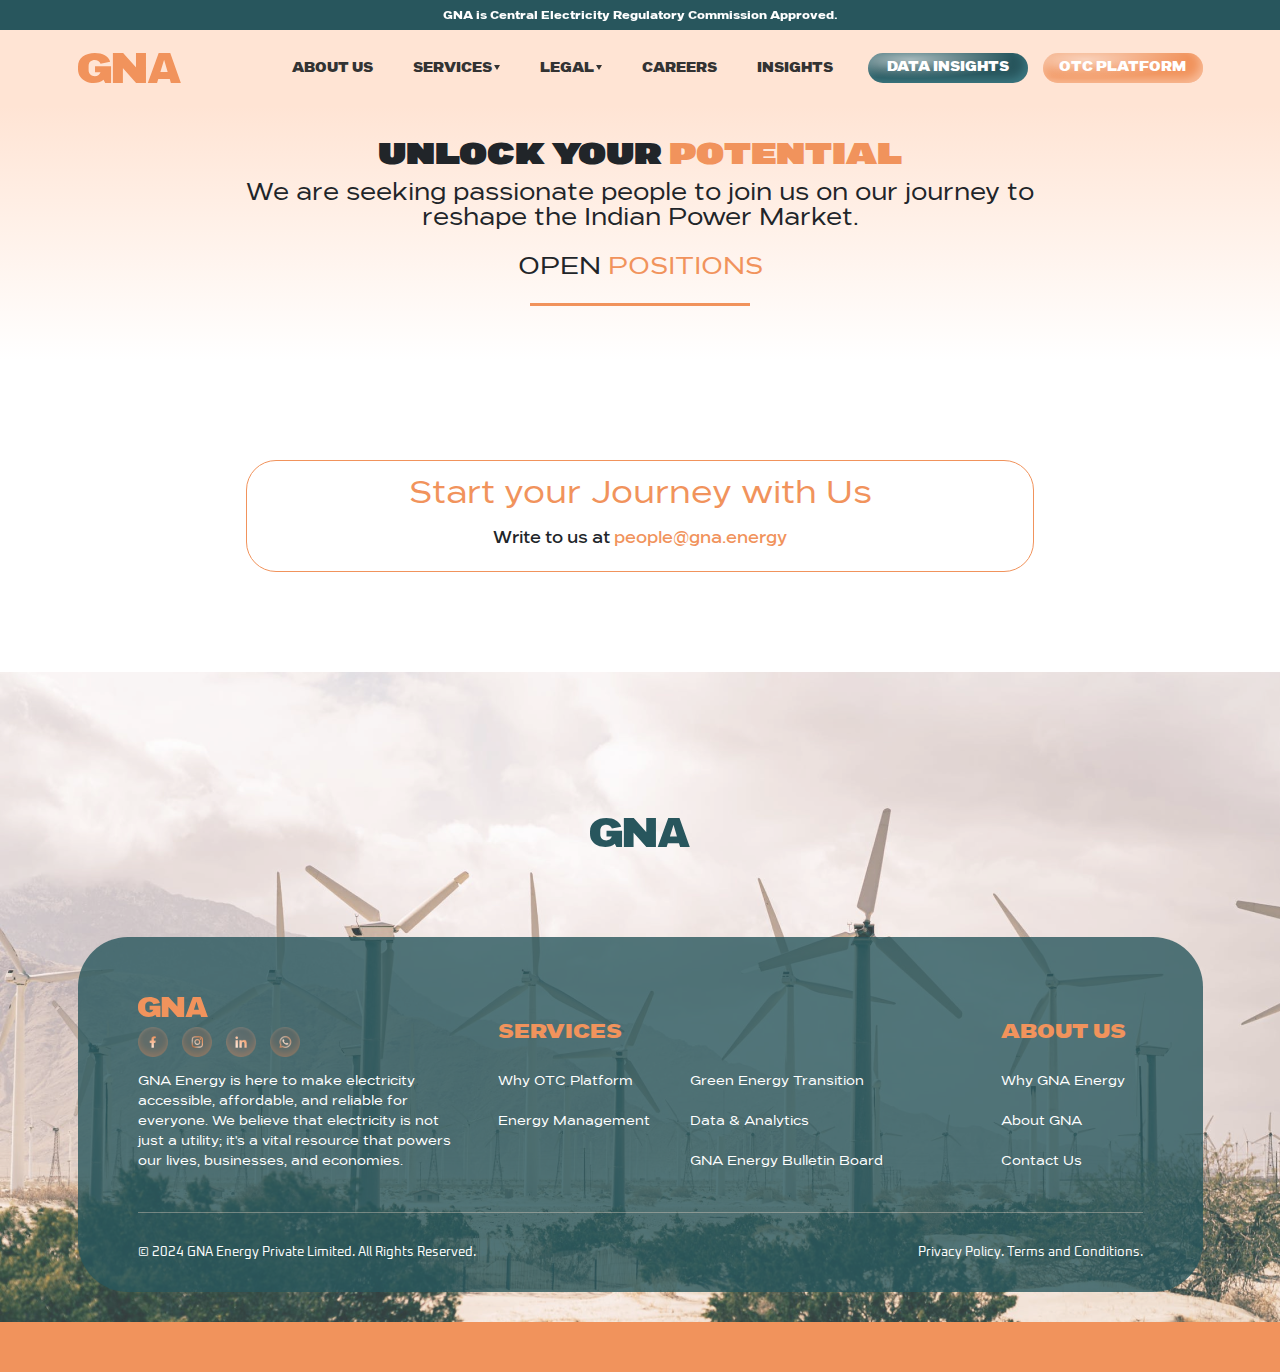
<file: careers.html>
<!DOCTYPE html>
<html>
  <head>
    <title>GNA Energy || India's Premier OTC Platform</title>
    <meta charset="UTF-8" />
    <link rel="icon" type="image/x-icon" href="./assets/images/favicon.webp" />
    <meta name="viewport" content="width=device-width, initial-scale=1.0" />
    <meta
      property="’og:title’"
      content="GNA Energy OTC Platform - India’s Premier OTC Platform for Electricity Buyers and Sellers "
    />
    <meta
      property="og:description"
      content="Transforming the Indian Electricity Sector"
    />
    <meta property="og:image" content="https://i.ibb.co/7XxP6Xz/Preview.webp" />
    <meta property="og:url" content="https://gna.energy" />
    <meta property="og:image:width" content="1200" />
    <meta property="og:image:height" content="630" />
    <meta property="og:type" content="website" />
    <link href="./assets/css/bootstrap.min.css" rel="stylesheet" />
    <link href="./assets/css/splide.min.css" rel="stylesheet" />
    <link href="./assets/css/style.css" rel="stylesheet" />
    <link href="./assets/css/responsive.css" rel="stylesheet" />
<!-- Google tag (gtag.js) -->
<script async src="https://www.googletagmanager.com/gtag/js?id=G-11V4K71SWS"></script>
<script>
  window.dataLayer = window.dataLayer || [];
  function gtag(){dataLayer.push(arguments);}
  gtag('js', new Date());

  gtag('config', 'G-11V4K71SWS');
</script>
  </head>

  <body>
    <!-- Announcement Bar -->
    <section class="announcement">
      <div class="container">
        <div class="splide topTags">
          <div class="splide__track">
            <ul class="splide__list">
              <li class="splide__slide">
                <div class="item-wraper">
                  <span class="topTag"
                    >GNA is Central Electricity Regulatory Commission
                    Approved.</span
                  >
                </div>
              </li>
              <li class="splide__slide">
                <div class="item-wraper">
                  <span class="topTag"
                    >Disclaimer by Hon’ble Commission.
                    <a
                      href="./assets/pdfs/GNA-disclaimer.pdf#toolbar=0"
                      target="_blank"
                      title="Read Here"
                      >Read Here.</a
                    ></span
                  >
                </div>
              </li>
              <li class="splide__slide">
                <div class="item-wraper">
                  <span class="topTag"
                    >GNA Energy Launched it's Data Platform on 26th January
                    2024.</span
                  >
                </div>
              </li>
              <li class="splide__slide">
                <div class="item-wraper">
                  <span class="topTag"
                    >GNA Energy launched it's OTC Platform on 14th February
                    2024.</span
                  >
                </div>
              </li>
              <li class="splide__slide">
                <div class="item-wraper">
                  <span class="topTag"
                    >Registration for the Platform has started.</span
                  >
                </div>
              </li>
            </ul>
          </div>
        </div>
      </div>
    </section>

    <!-- Header -->
    <nav class="navbar navbar-expand-lg custom-nav">
      <div class="container">
          
          <a class="navbar-brand" href="./index.html" title="GNA">
              <img src="./assets/images/logo.svg" title="GNA" alt="GNA" />
          </a>
          <button class="navbar-toggler" type="button" data-bs-toggle="collapse" data-bs-target="#navbarNavDropdown" aria-controls="navbarNavDropdown" aria-expanded="false" aria-label="Toggle navigation" onClick="toggleNavBar()">
              <img src="./assets/images/mobile-toggle.svg" title="mobile toggle" alt="mobile toggle" />
          </button>
  
          <div class="collapse navbar-collapse custom-collapse" id="navbarNavDropdown">
              <div>
              
                  <div class="hide-desktop m-nav-head d-flex justify-content-between">
                      <img src="./assets/images/Logo.png" alt="GNA" title="GNA" />
                      <span onClick="toggleNavBar()">x</span>
                  </div>
  
                  <ul class="navbar-nav">
                      <li class="nav-item">
                          <a class="nav-link" href="./index.html#who" title="Why GNA">About Us</a>
                      </li>
                      <!-- <li class="nav-item">
                          <a class="nav-link dropdown-toggle" href="#about" id="navbarDropdownMenuLink" role="button" data-bs-toggle="dropdown" aria-expanded="false" title="About Us">About Us</a>
                          <div class="dropdown-menu w-100  custom-dropdown-menu" aria-labelledby="navbarDropdownMenuLink">
                              <ul class="container inner-menu">
                                  <div class="heading">
                                      <h5>About <span class="orange-text">Us</h5>
                                  </div>
                                  <div class="content">
                                      <p>We are a <span class="green-text">Central Electricity Regulatory Commission</span> approved platform, connects electricity buyers and sellers in the Indian Power Market through our digital OTC platform.</p>
                                  </div>
                                  <li>
                                      <img src="./assets/images/our-team-icon.svg" class="icon" title="Our Team" alt="Our Team" />
                                      <div class="inner-menu-box">
                                          <div class="d-flex justify-content-between align-items-center">
                                              <h6>Our Team</h6>
                                              <a href="" title="Arrow"><img src="./assets/images/orange-right-arrow.svg" class="arrow" title="Arrow" alt="Arrow" /></a>
                                          </div>
                                          <p>Who we are and what we do</p>
                                      </div>
                                  </li>
                                  <li>
                                      <img src="./assets/images/contact-us-icon.svg" class="icon" title="Contact Us" alt="Contact Us" />
                                      <div class="inner-menu-box">
                                          <div class="d-flex justify-content-between align-items-center">
                                              <h6>Contact Us</h6>
                                              <a href="./contact-us.html" title="Arrow"><img src="./assets/images/orange-right-arrow.svg" class="arrow" title="Arrow" alt="Arrow" /></a>
                                          </div>
                                          <p>Get in touch with our team</p>
                                      </div>
                                  </li>
                              </ul>
                          </div>
                      </li> -->
                      <li class="nav-item">
                          <a class="nav-link dropdown-toggle" href="./index.html#services" id="navbarDropdownMenuLink" role="button" data-bs-toggle="dropdown" aria-expanded="false" title="Services">Services</a>
                          <div class="dropdown-menu w-100  custom-dropdown-menu" aria-labelledby="navbarDropdownMenuLink">
                              <ul class="container inner-menu">
                                  <div class="heading">
                                      <h5>Our <span class="orange-text">Services</span></h5>
                                  </div>
                                  <li>
                                      <img src="./assets/images/otc-platform-icon.svg" class="icon" title="OTC Platform" alt="OTC Platform" />
                                      <div class="inner-menu-box">
                                          <div class="d-flex justify-content-between align-items-center">
                                              <h6>OTC Platform</h6>
                                              <a href="./index.html#otcPlatform" title="Arrow"><img src="./assets/images/orange-right-arrow.svg" class="arrow" title="Arrow" alt="Arrow" /></a>
                                          </div>
                                          <p>Streamlines electricity procurement with transparency & security for confident decision-making in today's market.</p>
                                      </div>
                                  </li>
                                  <li>
                                      <img src="./assets/images/data-analytics-icon.svg" class="icon" title="Data and Analytics" alt="Data and Analytics" />
                                      <div class="inner-menu-box">
                                          <div class="d-flex justify-content-between align-items-center">
                                              <h6>Data and Analytics</h6>
                                              <a href="./index.html#dataAnalytic" title="Arrow"><img src="./assets/images/orange-right-arrow.svg" class="arrow" title="Arrow" alt="Arrow" /></a>
                                          </div>
                                          <p>Our analytics centre equips industry leaders with tailored solutions for precise decision-making in the power sector.</p>
                                      </div>
                                  </li>
                                  <li>
                                      <img src="./assets/images/energy-management-icon.svg" class="icon" title="Energy Management" alt="Energy Management" />
                                      <div class="inner-menu-box">
                                          <div class="d-flex justify-content-between align-items-center">
                                              <h6>Energy Management</h6>
                                              <a href="./index.html#Energymanagement" title="Arrow"><img src="./assets/images/orange-right-arrow.svg" class="arrow" title="Arrow" alt="Arrow" /></a>
                                          </div>
                                          <p>Transforms energy dynamics with holistic solutions for optimisation, cost reduction, compliance, and sustainability.</p>
                                      </div>
                                  </li>
                                  <li>
                                      <img src="./assets/images/green-energy-transition-icon.svg" class="icon" title="Green Energy Transition" alt="Green Energy Transition" />
                                      <div class="inner-menu-box">
                                          <div class="d-flex justify-content-between align-items-center">
                                              <h6>Green Energy Transition</h6>
                                              <a href="./index.html#greenEnergy" title="Arrow"><img src="./assets/images/orange-right-arrow.svg" class="arrow" title="Arrow" alt="Arrow" /></a>
                                          </div>
                                          <p>Guiding sustainability with our Net Zero services, integrating seamless renewable energy solutions for organisations' goals.</p>
                                      </div>
                                  </li>
                                  <li>
                                      <img src="./assets/images/bulletin-board-icon.svg" class="icon" title="Bulletin Board" alt="Bulletin Board" />
                                      <div class="inner-menu-box">
                                          <div class="d-flex justify-content-between align-items-center">
                                              <h6>Bulletin Board</h6>
                                              <a href="./index.html#bulletinboard" title="Arrow"><img src="./assets/images/orange-right-arrow.svg" class="arrow" title="Arrow" alt="Arrow" /></a>
                                          </div>
                                          <p>Your trusted hub for seamless connections and opportunities in the dynamic Indian Power Market.</p>
                                      </div>
                                  </li>
                              </ul>
                          </div>
                      </li>
                      <li class="nav-item">
                          <a class="nav-link dropdown-toggle" href="./index.html#legal" id="navbarDropdownMenuLink" role="button" data-bs-toggle="dropdown" aria-expanded="false" title="Legal">Legal</a>
                          <div class="dropdown-menu w-100  custom-dropdown-menu" aria-labelledby="navbarDropdownMenuLink">
                              <ul class="container inner-menu">
                                  <div class="heading">
                                      <h5>Legal <span class="orange-text">documents</span></h5>
                                  </div>
                                  <li>
                                      <img src="./assets/images/legal-documents-icon.svg" class="icon" title="GNA Disclaimer" alt="GNA Disclaimer" />
                                      <div class="inner-menu-box">
                                          <div class="d-flex justify-content-between align-items-center">
                                              <h6>GNA Disclaimer</h6>
                                              <a href="./assets/pdfs/GNA-disclaimer.pdf#toolbar=0" target="_blank" title="Arrow"><img src="./assets/images/orange-right-arrow.svg" class="arrow" title="Arrow" alt="Arrow" /></a>
                                          </div>
                                          <p>Clarifying information and limiting liabilities for transparent engagement in the energy domain.</p>
                                      </div>
                                  </li>
                                  <li>
                                      <img src="./assets/images/legal-documents-icon.svg" class="icon" title="GNA Bye Laws" alt="GNA Bye Laws" />
                                      <div class="inner-menu-box">
                                          <div class="d-flex justify-content-between align-items-center">
                                              <h6>GNA Bye Laws</h6>
                                              <a href="./assets/pdfs/GNA-bye-laws.pdf#toolbar=0" target="_blank" title="Arrow"><img src="./assets/images/orange-right-arrow.svg" class="arrow" title="Arrow" alt="Arrow" /></a>
                                          </div>
                                          <p>Ensuring clarity and compliance for effective governance in the energy sector.</p>
                                      </div>
                                  </li>
                                  <li>
                                      <img src="./assets/images/legal-documents-icon.svg" class="icon" title="GNA Business Rules" alt="GNA Business Rules" />
                                      <div class="inner-menu-box">
                                          <div class="d-flex justify-content-between align-items-center">
                                              <h6>GNA Business Rules</h6>
                                              <a href="./assets/pdfs/GNA-business-rules.pdf#toolbar=0" target="_blank" title="Arrow"><img src="./assets/images/orange-right-arrow.svg" class="arrow" title="Arrow" alt="Arrow" /></a>
                                          </div>
                                          <p>Guiding principles for streamlined and effective operations in the energy sector.</p>
                                      </div>
                                      
                                  </li>
                                  
                              </ul>
                          </div>
                      </li>
                       <li class="nav-item">
                          <a class="nav-link" href="./careers.html" title="Career">Careers</a>
                        </li>
                         <li class="nav-item">
                          <a class="nav-link" href="./newsletter.html" title="Newsletter">Insights</a>
                        </li>
                      <li class="nav-item hide-mobile">
                          <a href="https://insights.gna.energy/" class="btn green-btn" title="Data Insights">Data Insights</a>
                      </li>
                      <li class="nav-item hide-mobile">
                          <a href="https://otc.gna.energy/" class="btn orange-btn" title="OTC Platform">OTC Platform</a>
                      </li>
                  </ul>
  
              </div>
          </div>
  
      </div>
      <div id="overLay"></div>
  </nav>
    <!-- Body -->

    <div class="body-wraper">
      <!-- Top Join Us -->

      <section class="body-head-wraper">
        <div class="container">
          <h1>Unlock your <span class="orange-text">Potential</span></h1>
          <p class="page-description">
            We are seeking passionate people to join us on our journey to <br />
            reshape the Indian Power Market.
          </p>
          <p class="joinUs-openPositions">
            OPEN <span class="orange-text">POSITIONS</span>
          </p>
          <hr class="body-head-divider" />
        </div>
      </section>
      <!-- Jobs Listing -->

      <section class="container overflow-hidden">
        <div class="row" id="careers-listing"></div>
      </section>

      <div class="career-bottom-banner container-sm">
        <div class="career-bottom-box" href="mailto:people@gna.energy">
          <p class="career-bottom-heading orange-text">
            Start your Journey with Us
          </p>
          <p class="career-bottom-description">
            Write to us at
            <span class="orange-text"
              ><a href="mailto:people@gna.energy">people@gna.energy</a></span
            >
          </p>
        </div>
      </div>
    </div>
    <!-- Job Details Pop Up -->
    <div id="popup-box"></div>

    <div class="hide-desktop mob_login">
      <a
        href="https://insights.gna.energy/"
        class="btn green-btn"
        title="Data Insights"
        >Data Insights</a
      >
      <a
        href="https://otc.gna.energy/"
        class="btn orange-btn"
        title="OTC Platform"
        >OTC Platform</a
      >
    </div>

    <!-- Footer -->
    <footer class="footer">
      <!-- <div class="container footer-strip">
        <div class="d-flex justify-content-between">
          <h2 class="text-white">Join the GNA energy OTC Platform?</h2>
          <a href="./contact-us.html" class="btn green-btn" title="Contact Us"
            >Contact Us</a
          >
        </div>
      </div> -->

      <div class="container footer-abs">
        <div class="footer-logo text-center">
          <img src="./assets/images/green-logo.svg" title="GNA" alt="GNA" />
        </div>

        <div class="footer-card">
          <div class="footer-menu">
            <ul>
              <li class="logo">
                <a href="./index.html" title="GNA"
                  ><img src="./assets/images/logo.svg" title="GNA" alt="GNA"
                /></a>
              </li>
              <li class="social">
                <a href="#" title="Facebook" target="_blank"
                  ><img
                    src="./assets/images/Facebook.png"
                    title="Facebook"
                    alt="Facebook"
                /></a>
                <a href="#" title="Instagram" target="_blank"
                  ><img
                    src="./assets/images/Instagram.png"
                    title="Instagram"
                    alt="Instagram"
                /></a>
                <a
                  href="https://www.linkedin.com/company/gna-energy/"
                  title="LinkedIn"
                  target="_blank"
                  ><img
                    src="./assets/images/LinkedIn.png"
                    title="LinkedIn"
                    alt="LinkedIn"
                /></a>
                <a href="#" title="WhatsApp" target="_blank"
                  ><img
                    src="./assets/images/WhatsApp.png"
                    title="WhatsApp"
                    alt="WhatsApp"
                /></a>
              </li>
              <li>
                GNA Energy is here to make electricity accessible, affordable,
                and reliable for everyone. We believe that electricity is not
                just a utility; it's a vital resource that powers our lives,
                businesses, and economies.
              </li>
            </ul>
            <ul>
              <li>
                <h5 class="orange-text">Services</h5>
              </li>
              <li class="d-flex">
                <div class="me-5">
                  <!-- <a href="./OTC.html" class="d-block" title="GNA OTC Platform"
                    >GNA OTC Platform</a
                  > -->
                  <a
                    href="./index.html#WhyOTC"
                    class="d-block"
                    title="Why OTC Platform"
                    >Why OTC Platform</a
                  >
                  <a
                    href="./index.html#Energymanagement"
                    class="d-block"
                    title="Energy Management"
                    >Energy Management</a
                  >
                </div>
                <div>
                  <a
                    href="./index.html#greenEnergy"
                    class="d-block"
                    title="Green Energy Transition"
                    >Green Energy Transition</a
                  >
                  <a
                    href="./index.html#dataAnalytic"
                    class="d-block"
                    title="Data & Analytics"
                  >
                    Data & Analytics</a
                  >
                  <a
                    href="./index.html#bulletinboard"
                    class="d-block"
                    title="GNA Energy Bulletin Board"
                    >GNA Energy Bulletin Board</a
                  >
                </div>
              </li>
            </ul>
            <ul>
              <li>
                <h5 class="orange-text">About us</h5>
              </li>
              <li>
                <a
                  href="./index.html#whygnaenergy"
                  class="d-block"
                  title="Why GNA Energy"
                  >Why GNA Energy</a
                >
                <a href="./index.html#who" class="d-block" title="About GNA"
                  >About GNA</a
                >
                <a href="./contact-us.html" class="d-block" title="Contact Us"
                  >Contact Us</a
                >
              </li>
            </ul>
          </div>
          <div class="rights-condition">
            <span>© 2024 GNA Energy Private Limited. All Rights Reserved.</span>
            <div>
              <a href="" title="Privacy Policy">Privacy Policy.</a>
              <a href="" title="Terms and Conditions">Terms and Conditions.</a>
            </div>
          </div>
        </div>
      </div>

      <a href="#" class="topbottom-wraper" id="bottomTop">
        <div class="bottomTop">
          <svg
            width="30"
            height="30"
            viewBox="0 0 30 30"
            fill="none"
            xmlns="http://www.w3.org/2000/svg"
          >
            <path
              d="M16.2165 23.5128L16.2165 9.92768L22.1516 15.8628C22.6259 16.3371 23.4043 16.3371 23.8786 15.8628C24.353 15.3885 24.353 14.6223 23.8786 14.148L15.8638 6.13309C15.3894 5.65876 14.6232 5.65876 14.1489 6.13309L6.13404 14.148C5.65971 14.6223 5.65971 15.3885 6.13404 15.8628C6.60836 16.3371 7.37458 16.3371 7.8489 15.8628L13.784 9.92768L13.784 23.5128C13.784 24.1817 14.3313 24.729 15.0003 24.729C15.6692 24.729 16.2165 24.1817 16.2165 23.5128Z"
              fill="white"
            />
          </svg>
        </div>
      </a>
    </footer>
    <div class="bottom-line"></div>

    <script src="./assets/js/careers.js"></script>
    <script src="./assets/js/bootstrap.bundle.min.js"></script>
    <script src="./assets/js/splide.min.js"></script>
    <script src="./assets/js/custom-script.js"></script>
    <script src="./assets/js/custom-slider.js"></script>
  </body>
</html>
</file>
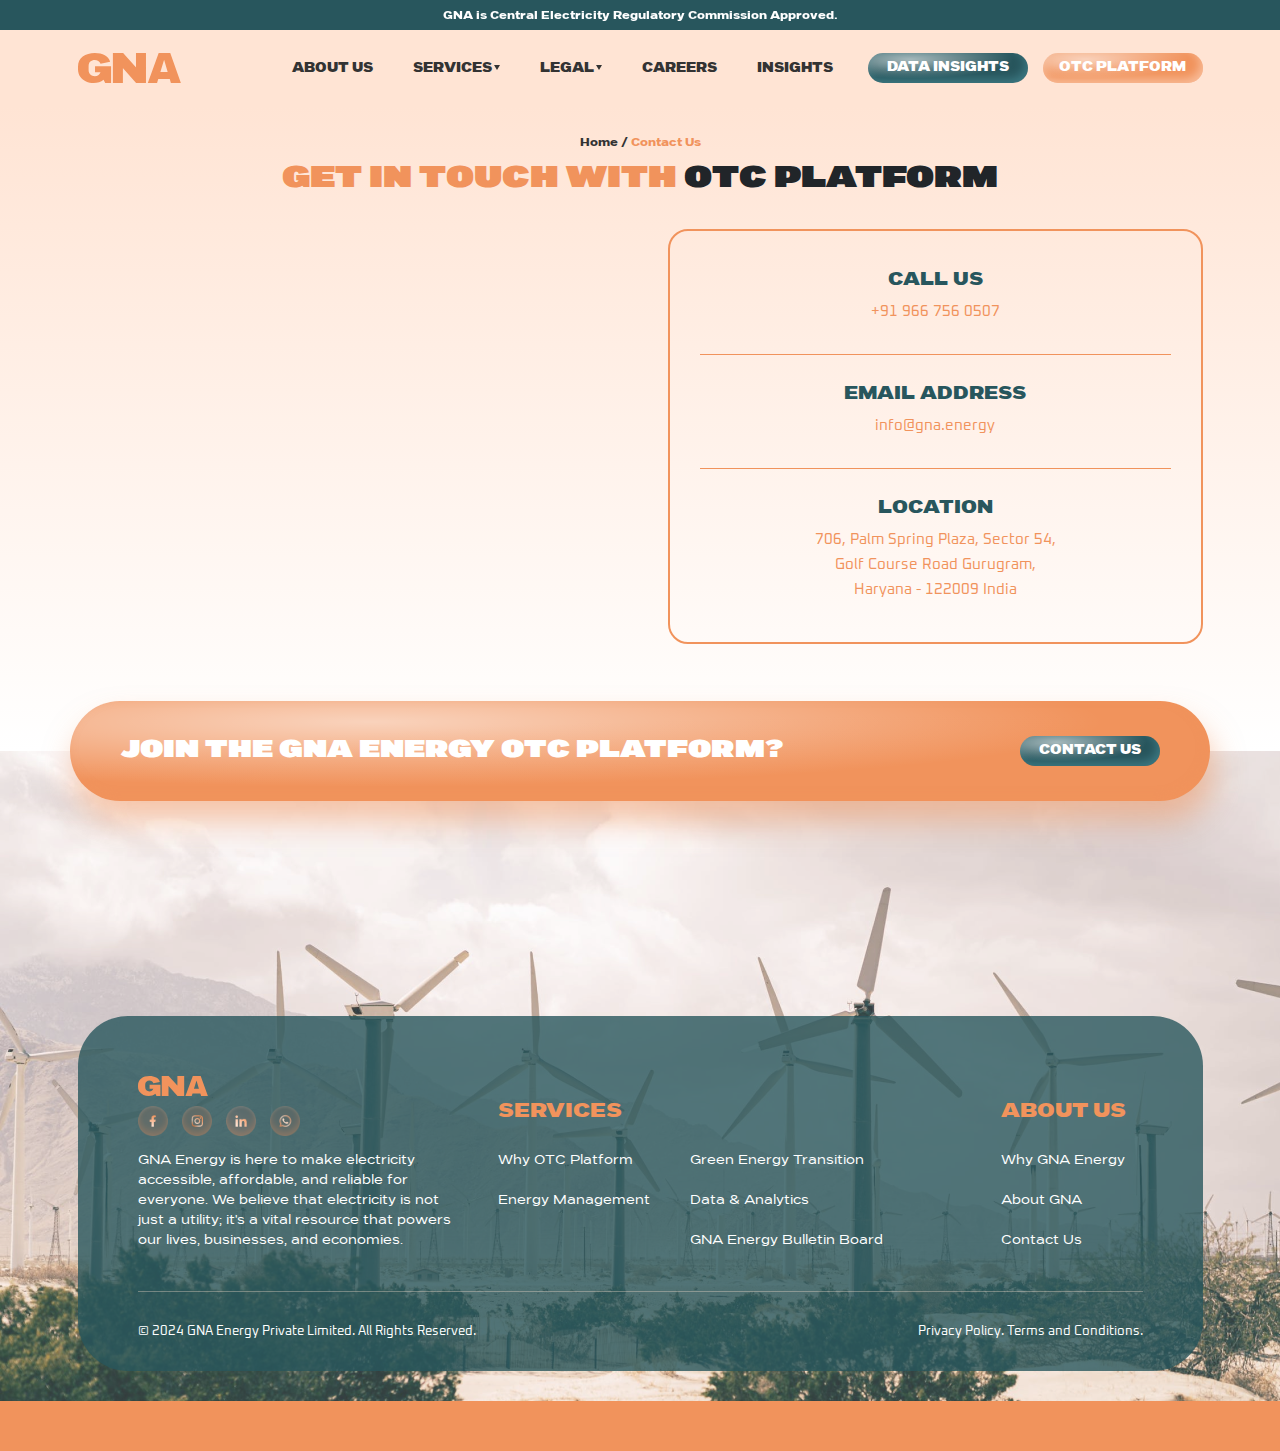
<file: contact-us.html>
<!DOCTYPE html>
<html>

<head>
<title>GNA Energy || India's Premier OTC Platform</title>
<meta charset="UTF-8">
<link rel="icon" type="image/x-icon" href="./assets/images/favicon.webp">
<meta name="viewport" content="width=device-width, initial-scale=1.0">
<meta property=’og:title’ content='GNA Energy OTC Platform - India’s Premier OTC Platform for Electricity Buyers and Sellers '/>
<meta property="og:description" content="Transforming the Indian Electricity Sector">
<meta property="og:image" content="https://i.ibb.co/7XxP6Xz/Preview.webp">
<meta property="og:url" content="https://gna.energy">
<meta property='og:image:width' content='1200' />
<meta property='og:image:height' content='630' />
<meta property="og:type" content="website">

<link href="./assets/css/bootstrap.min.css" rel="stylesheet">
<link href="./assets/css/splide.min.css" rel="stylesheet">
<link href="./assets/css/style.css" rel="stylesheet">
<link href="./assets/css/responsive.css" rel="stylesheet">
<!-- Google tag (gtag.js) -->
<script async src="https://www.googletagmanager.com/gtag/js?id=G-11V4K71SWS"></script>
<script>
  window.dataLayer = window.dataLayer || [];
  function gtag(){dataLayer.push(arguments);}
  gtag('js', new Date());

  gtag('config', 'G-11V4K71SWS');
</script>
</head>

<body>

<!-- Announcement Bar -->
<section class="announcement">
    <div class="container">
        <div class="splide topTags">
            <div class="splide__track">
                <ul class="splide__list">
                    <li class="splide__slide">
                        <div class="item-wraper">
                            <span class="topTag">GNA is Central Electricity Regulatory Commission Approved.</span>
                        </div>
                    </li>
                    <li class="splide__slide">
                        <div class="item-wraper">
                            <span class="topTag">Disclaimer by Hon’ble Commission. <a href="./assets/pdfs/GNA-disclaimer.pdf#toolbar=0" target="_blank" title="Read Here">Read Here.</a></span>
                        </div>
                    </li>
                    <li class="splide__slide">
                        <div class="item-wraper">
                            <span class="topTag">GNA Energy Launched it's Data Platform on 26th January 2024.</span>
                        </div>
                    </li>
                    <li class="splide__slide">
                        <div class="item-wraper">
                            <span class="topTag">GNA Energy launched it's OTC Platform on 14th February 2024.</span>
                        </div>
                    </li>
                    <li class="splide__slide">
                        <div class="item-wraper">
                            <span class="topTag">Registration for the Platform has started.</span>
                        </div>
                    </li>
                </ul>
            </div>
        </div>
    </div>
</section>

<!-- Header -->
<nav class="navbar navbar-expand-lg custom-nav">
    <div class="container">
        
        <a class="navbar-brand" href="./index.html" title="GNA">
            <img src="./assets/images/logo.svg" title="GNA" alt="GNA" />
        </a>
        <button class="navbar-toggler" type="button" data-bs-toggle="collapse" data-bs-target="#navbarNavDropdown" aria-controls="navbarNavDropdown" aria-expanded="false" aria-label="Toggle navigation" onClick="toggleNavBar()">
            <img src="./assets/images/mobile-toggle.svg" title="mobile toggle" alt="mobile toggle" />
        </button>

        <div class="collapse navbar-collapse custom-collapse" id="navbarNavDropdown">
            <div>
            
                <div class="hide-desktop m-nav-head d-flex justify-content-between">
                    <img src="./assets/images/Logo.png" alt="GNA" title="GNA" />
                    <span onClick="toggleNavBar()">x</span>
                </div>

                <ul class="navbar-nav">
                    <li class="nav-item">
                        <a class="nav-link" href="./index.html#who" title="Why GNA">About Us</a>
                    </li>
                    <!-- <li class="nav-item">
                        <a class="nav-link dropdown-toggle" href="#about" id="navbarDropdownMenuLink" role="button" data-bs-toggle="dropdown" aria-expanded="false" title="About Us">About Us</a>
                        <div class="dropdown-menu w-100  custom-dropdown-menu" aria-labelledby="navbarDropdownMenuLink">
                            <ul class="container inner-menu">
                                <div class="heading">
                                    <h5>About <span class="orange-text">Us</h5>
                                </div>
                                <div class="content">
                                    <p>We are a <span class="green-text">Central Electricity Regulatory Commission</span> approved platform, connects electricity buyers and sellers in the Indian Power Market through our digital OTC platform.</p>
                                </div>
                                <li>
                                    <img src="./assets/images/our-team-icon.svg" class="icon" title="Our Team" alt="Our Team" />
                                    <div class="inner-menu-box">
                                        <div class="d-flex justify-content-between align-items-center">
                                            <h6>Our Team</h6>
                                            <a href="" title="Arrow"><img src="./assets/images/orange-right-arrow.svg" class="arrow" title="Arrow" alt="Arrow" /></a>
                                        </div>
                                        <p>Who we are and what we do</p>
                                    </div>
                                </li>
                                <li>
                                    <img src="./assets/images/contact-us-icon.svg" class="icon" title="Contact Us" alt="Contact Us" />
                                    <div class="inner-menu-box">
                                        <div class="d-flex justify-content-between align-items-center">
                                            <h6>Contact Us</h6>
                                            <a href="./contact-us.html" title="Arrow"><img src="./assets/images/orange-right-arrow.svg" class="arrow" title="Arrow" alt="Arrow" /></a>
                                        </div>
                                        <p>Get in touch with our team</p>
                                    </div>
                                </li>
                            </ul>
                        </div>
                    </li> -->
                    <li class="nav-item">
                        <a class="nav-link dropdown-toggle" href="./index.html#services" id="navbarDropdownMenuLink" role="button" data-bs-toggle="dropdown" aria-expanded="false" title="Services">Services</a>
                        <div class="dropdown-menu w-100  custom-dropdown-menu" aria-labelledby="navbarDropdownMenuLink">
                            <ul class="container inner-menu">
                                <div class="heading">
                                    <h5>Our <span class="orange-text">Services</span></h5>
                                </div>
                                <li>
                                    <img src="./assets/images/otc-platform-icon.svg" class="icon" title="OTC Platform" alt="OTC Platform" />
                                    <div class="inner-menu-box">
                                        <div class="d-flex justify-content-between align-items-center">
                                            <h6>OTC Platform</h6>
                                            <a href="./index.html#otcPlatform" title="Arrow"><img src="./assets/images/orange-right-arrow.svg" class="arrow" title="Arrow" alt="Arrow" /></a>
                                        </div>
                                        <p>Streamlines electricity procurement with transparency & security for confident decision-making in today's market.</p>
                                    </div>
                                </li>
                                <li>
                                    <img src="./assets/images/data-analytics-icon.svg" class="icon" title="Data and Analytics" alt="Data and Analytics" />
                                    <div class="inner-menu-box">
                                        <div class="d-flex justify-content-between align-items-center">
                                            <h6>Data and Analytics</h6>
                                            <a href="./index.html#dataAnalytic" title="Arrow"><img src="./assets/images/orange-right-arrow.svg" class="arrow" title="Arrow" alt="Arrow" /></a>
                                        </div>
                                        <p>Our analytics centre equips industry leaders with tailored solutions for precise decision-making in the power sector.</p>
                                    </div>
                                </li>
                                <li>
                                    <img src="./assets/images/energy-management-icon.svg" class="icon" title="Energy Management" alt="Energy Management" />
                                    <div class="inner-menu-box">
                                        <div class="d-flex justify-content-between align-items-center">
                                            <h6>Energy Management</h6>
                                            <a href="./index.html#Energymanagement" title="Arrow"><img src="./assets/images/orange-right-arrow.svg" class="arrow" title="Arrow" alt="Arrow" /></a>
                                        </div>
                                        <p>Transforms energy dynamics with holistic solutions for optimisation, cost reduction, compliance, and sustainability.</p>
                                    </div>
                                </li>
                                <li>
                                    <img src="./assets/images/green-energy-transition-icon.svg" class="icon" title="Green Energy Transition" alt="Green Energy Transition" />
                                    <div class="inner-menu-box">
                                        <div class="d-flex justify-content-between align-items-center">
                                            <h6>Green Energy Transition</h6>
                                            <a href="./index.html#greenEnergy" title="Arrow"><img src="./assets/images/orange-right-arrow.svg" class="arrow" title="Arrow" alt="Arrow" /></a>
                                        </div>
                                        <p>Guiding sustainability with our Net Zero services, integrating seamless renewable energy solutions for organisations' goals.</p>
                                    </div>
                                </li>
                                <li>
                                    <img src="./assets/images/bulletin-board-icon.svg" class="icon" title="Bulletin Board" alt="Bulletin Board" />
                                    <div class="inner-menu-box">
                                        <div class="d-flex justify-content-between align-items-center">
                                            <h6>Bulletin Board</h6>
                                            <a href="./index.html#bulletinboard" title="Arrow"><img src="./assets/images/orange-right-arrow.svg" class="arrow" title="Arrow" alt="Arrow" /></a>
                                        </div>
                                        <p>Your trusted hub for seamless connections and opportunities in the dynamic Indian Power Market.</p>
                                    </div>
                                </li>
                            </ul>
                        </div>
                    </li>
                    <li class="nav-item">
                        <a class="nav-link dropdown-toggle" href="./index.html#legal" id="navbarDropdownMenuLink" role="button" data-bs-toggle="dropdown" aria-expanded="false" title="Legal">Legal</a>
                        <div class="dropdown-menu w-100  custom-dropdown-menu" aria-labelledby="navbarDropdownMenuLink">
                            <ul class="container inner-menu">
                                <div class="heading">
                                    <h5>Legal <span class="orange-text">documents</span></h5>
                                </div>
                                <li>
                                    <img src="./assets/images/legal-documents-icon.svg" class="icon" title="GNA Disclaimer" alt="GNA Disclaimer" />
                                    <div class="inner-menu-box">
                                        <div class="d-flex justify-content-between align-items-center">
                                            <h6>GNA Disclaimer</h6>
                                            <a href="./assets/pdfs/GNA-disclaimer.pdf#toolbar=0" target="_blank" title="Arrow"><img src="./assets/images/orange-right-arrow.svg" class="arrow" title="Arrow" alt="Arrow" /></a>
                                        </div>
                                        <p>Clarifying information and limiting liabilities for transparent engagement in the energy domain.</p>
                                    </div>
                                </li>
                                <li>
                                    <img src="./assets/images/legal-documents-icon.svg" class="icon" title="GNA Bye Laws" alt="GNA Bye Laws" />
                                    <div class="inner-menu-box">
                                        <div class="d-flex justify-content-between align-items-center">
                                            <h6>GNA Bye Laws</h6>
                                            <a href="./assets/pdfs/GNA-bye-laws.pdf#toolbar=0" target="_blank" title="Arrow"><img src="./assets/images/orange-right-arrow.svg" class="arrow" title="Arrow" alt="Arrow" /></a>
                                        </div>
                                        <p>Ensuring clarity and compliance for effective governance in the energy sector.</p>
                                    </div>
                                </li>
                                <li>
                                    <img src="./assets/images/legal-documents-icon.svg" class="icon" title="GNA Business Rules" alt="GNA Business Rules" />
                                    <div class="inner-menu-box">
                                        <div class="d-flex justify-content-between align-items-center">
                                            <h6>GNA Business Rules</h6>
                                            <a href="./assets/pdfs/GNA-business-rules.pdf#toolbar=0" target="_blank" title="Arrow"><img src="./assets/images/orange-right-arrow.svg" class="arrow" title="Arrow" alt="Arrow" /></a>
                                        </div>
                                        <p>Guiding principles for streamlined and effective operations in the energy sector.</p>
                                    </div>
                                    
                                </li>
                                
                            </ul>
                        </div>
                    </li>
                    <li class="nav-item">
                        <a class="nav-link" href="./careers.html" title="Career">Careers</a>
                      </li>  
<li class="nav-item">
                          <a class="nav-link" href="./newsletter.html" title="Newsletter">Insights</a>
                        </li>
                    <li class="nav-item hide-mobile">
                        <a href="https://insights.gna.energy/" class="btn green-btn" title="Data Insights">Data Insights</a>
                    </li>
                    <li class="nav-item hide-mobile">
                        <a href="https://otc.gna.energy/" class="btn orange-btn" title="OTC Platform">OTC Platform</a>
                    </li>
                </ul>

            </div>
        </div>

    </div>
    <div id="overLay"></div>
</nav>

<div class="hide-desktop mob_login">
    <a href="https://insights.gna.energy/" class="btn green-btn" title="Data Insights">Data Insights</a>
    <a href="https://otc.gna.energy/" class="btn orange-btn" title="OTC Platform">OTC Platform</a>
</div>

<!-- Address -->
<section class="map-wraper">
    <div class="container">
        <div class="row">
            <div class="col-md-12">
                <ul class="breadcrumb">
                    <li><a href="./index.html" title="Home">Home /</a></li>
                    <li>Contact Us</li>
                </ul>
                <h1><span class="orange-text"> Get in Touch With </span> OTC Platform</h1>
            </div>
            <div class="col-md-6">
                <iframe src="https://www.google.com/maps/embed?pb=!1m14!1m8!1m3!1d14032.580421248618!2d77.1016038!3d28.4450419!3m2!1i1024!2i768!4f13.1!3m3!1m2!1s0x390d197d6b6e3613%3A0x52f03b1e3b786df3!2sGNA%20Energy!5e0!3m2!1sen!2sin!4v1702137726827!5m2!1sen!2sin" allowfullscreen="" loading="lazy" referrerpolicy="no-referrer-when-downgrade"></iframe>
            </div>
            <div class="col-md-6">                      
                <ul class="address-book">
                    <li>
                        <h3 class="green-text">Call us</h3>
                        <a href="tel:+919667560507" title="+919667560507">+91 966 756 0507</a>
                    </li>
                    <li>
                        <h3 class="green-text">email address</h3>
                        <a href="mailto:info@gna.energy" title="info@gna.energy">info@gna.energy</a>
                    </li>
                    <li>
                        <h3 class="green-text">location</h3>
                        <p>
                            706, Palm Spring Plaza, Sector 54, <br> Golf Course Road Gurugram, <br> Haryana - 122009 India
                        </p>
                    </li>
                </ul>
            </div>
        </div>
    </div>
</section>      

<!-- Footer -->
<footer class="footer">
    
    <div class="container footer-strip">
        <div class="d-flex justify-content-between">
            <h2 class="text-white">Join the GNA energy OTC Platform?</h2>
            <a href="./contact-us.html" class="btn green-btn" title="Contact Us">Contact Us</a>
        </div>
    </div>

    <div class="container footer-abs">
        
        <!-- <div class="footer-logo text-center">
            <img src="./assets/images/green-logo.svg" title="GNA" alt="GNA" />
        </div> -->

        <div class="footer-card">
            <div class="footer-menu">
                <ul>
                    <li class="logo">
                        <a href="./index.html" title="GNA"><img src="./assets/images/logo.svg" title="GNA" alt="GNA" /></a>
                    </li>
                    <li class="social">
                        <a href="#" title="Facebook" target="_blank"><img src="./assets/images/Facebook.png" title="Facebook" alt="Facebook" /></a>
                        <a href="#" title="Instagram" target="_blank"><img src="./assets/images/Instagram.png" title="Instagram" alt="Instagram" /></a>
                        <a href="https://www.linkedin.com/company/gna-energy/" title="LinkedIn" target="_blank"><img src="./assets/images/LinkedIn.png" title="LinkedIn" alt="LinkedIn" /></a>
                        <a href="#" title="WhatsApp" target="_blank"><img src="./assets/images/WhatsApp.png" title="WhatsApp" alt="WhatsApp" /></a>
                    </li>
                    <li>
                        GNA Energy is here to make electricity accessible, affordable, and reliable for everyone. We believe that electricity is not just a utility; it's a vital resource that powers our lives, businesses, and economies.
                    </li>
                </ul>
                <ul>
                    <li>
                        <h5 class="orange-text">Services</h5>
                    </li>
                    <li class="d-flex">
                        <div class="me-5">
                            <a href="./index.html#WhyOTC" class="d-block" title="Why OTC Platform">Why OTC Platform</a>
                            <a href="./index.html#Energymanagement" class="d-block" title="Energy Management">Energy Management</a>
                        </div>
                        <div>
                            <a href="./index.html#greenEnergy" class="d-block" title="Green Energy Transition">Green Energy Transition</a>
                            <a href="./index.html#dataAnalytic" class="d-block" title="Data & Analytics">
                            Data & Analytics</a>
                            <a href="./index.html#bulletinboard" class="d-block" title="GNA Energy Bulletin Board">GNA Energy Bulletin Board</a>
                        </div>
                    </li>
                </ul>
                <ul>
                    <li>
                        <h5 class="orange-text">About us</h5>
                    </li>
                    <li>
                        <a href="./index.html#whygnaenergy" class="d-block" title="Why GNA Energy">Why GNA Energy</a>
                        <a href="./index.html#who" class="d-block" title="About GNA">About GNA</a>
                        <a href="./contact-us.html" class="d-block" title="Contact Us">Contact Us</a>
                    </li>
                </ul>
            </div>
            <div class="rights-condition">
                <span>© 2024 GNA Energy Private Limited. All Rights Reserved.</span>
                <div>
                    <a href="" title="Privacy Policy">Privacy Policy.</a>
                    <a href="" title="Terms and Conditions">Terms and Conditions.</a>
                </div>
            </div>
        </div>
    </div>

    <a href="#" class="topbottom-wraper" id="bottomTop">
        <div class="bottomTop">
            <svg width="30" height="30" viewBox="0 0 30 30" fill="none" xmlns="http://www.w3.org/2000/svg">
                <path d="M16.2165 23.5128L16.2165 9.92768L22.1516 15.8628C22.6259 16.3371 23.4043 16.3371 23.8786 15.8628C24.353 15.3885 24.353 14.6223 23.8786 14.148L15.8638 6.13309C15.3894 5.65876 14.6232 5.65876 14.1489 6.13309L6.13404 14.148C5.65971 14.6223 5.65971 15.3885 6.13404 15.8628C6.60836 16.3371 7.37458 16.3371 7.8489 15.8628L13.784 9.92768L13.784 23.5128C13.784 24.1817 14.3313 24.729 15.0003 24.729C15.6692 24.729 16.2165 24.1817 16.2165 23.5128Z" fill="white"/>
            </svg>                    
        </div>
    </a>

</footer>
<div class="bottom-line"></div>

<script src="./assets/js/bootstrap.bundle.min.js"></script>
<script src="./assets/js/splide.min.js"></script>
<script src="./assets/js/custom-script.js"></script>

</body>
</html>
</file>
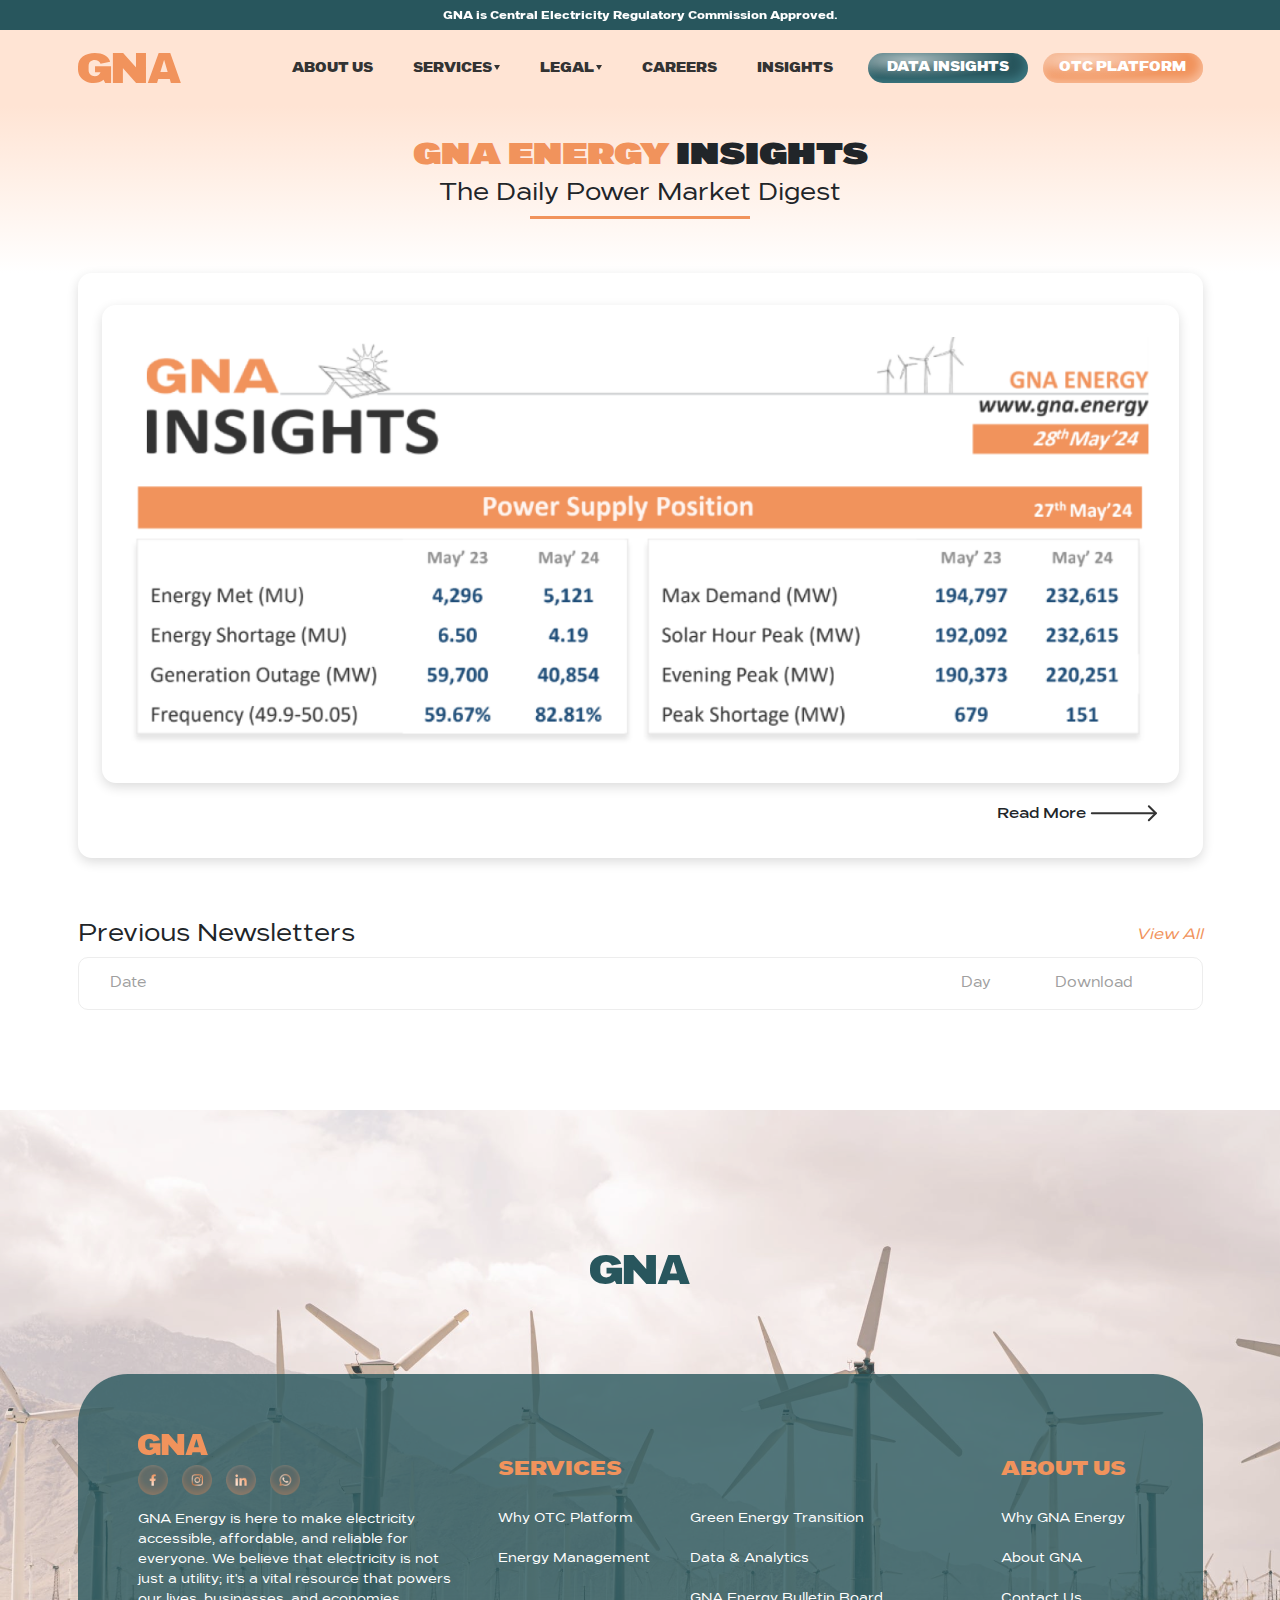
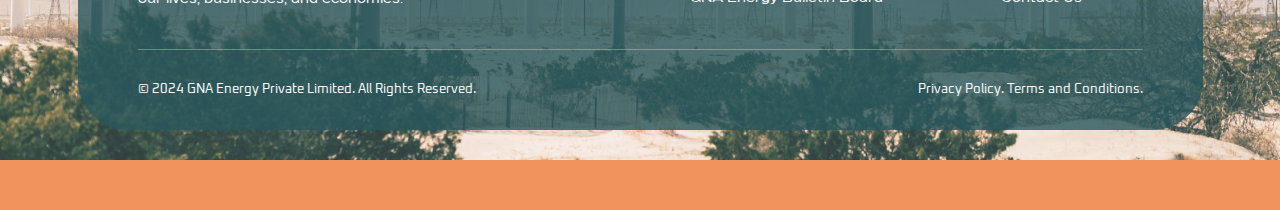
<file: newsletter.html>
<!DOCTYPE html>
<html>
  <head>
    <title>GNA Energy || India's Premier OTC Platform</title>
    <meta charset="UTF-8" />
    <link rel="icon" type="image/x-icon" href="./assets/images/favicon.webp" />
    <meta name="viewport" content="width=device-width, initial-scale=1.0" />
    <meta
      property="’og:title’"
      content="GNA Energy OTC Platform - India’s Premier OTC Platform for Electricity Buyers and Sellers "
    />
    <meta
      property="og:description"
      content="Transforming the Indian Electricity Sector"
    />
    <meta property="og:image" content="https://i.ibb.co/7XxP6Xz/Preview.webp" />
    <meta property="og:url" content="https://gna.energy" />
    <meta property="og:image:width" content="1200" />
    <meta property="og:image:height" content="630" />
    <meta property="og:type" content="website" />
    <link href="./assets/css/bootstrap.min.css" rel="stylesheet" />
    <link href="./assets/css/splide.min.css" rel="stylesheet" />
    <link href="./assets/css/style.css" rel="stylesheet" />
    <link href="./assets/css/responsive.css" rel="stylesheet" />
    <!-- Google tag (gtag.js) -->
    <script
      async
      src="https://www.googletagmanager.com/gtag/js?id=G-11V4K71SWS"
    ></script>
    <script>
      window.dataLayer = window.dataLayer || [];
      function gtag() {
        dataLayer.push(arguments);
      }
      gtag("js", new Date());

      gtag("config", "G-11V4K71SWS");
    </script>
  </head>

  <body>
    <!-- Announcement Bar -->
    <section class="announcement">
      <div class="container">
        <div class="splide topTags">
          <div class="splide__track">
            <ul class="splide__list">
              <li class="splide__slide">
                <div class="item-wraper">
                  <span class="topTag"
                    >GNA is Central Electricity Regulatory Commission
                    Approved.</span
                  >
                </div>
              </li>
              <li class="splide__slide">
                <div class="item-wraper">
                  <span class="topTag"
                    >Disclaimer by Hon’ble Commission.
                    <a
                      href="./assets/pdfs/GNA-disclaimer.pdf#toolbar=0"
                      target="_blank"
                      title="Read Here"
                      >Read Here.</a
                    ></span
                  >
                </div>
              </li>
              <li class="splide__slide">
                <div class="item-wraper">
                  <span class="topTag"
                    >GNA Energy Launched it's Data Platform on 26th January
                    2024.</span
                  >
                </div>
              </li>
              <li class="splide__slide">
                <div class="item-wraper">
                  <span class="topTag"
                    >GNA Energy launched it's OTC Platform on 14th February
                    2024.</span
                  >
                </div>
              </li>
              <li class="splide__slide">
                <div class="item-wraper">
                  <span class="topTag"
                    >Registration for the Platform has started.</span
                  >
                </div>
              </li>
            </ul>
          </div>
        </div>
      </div>
    </section>

    <!-- Header -->
    <nav class="navbar navbar-expand-lg custom-nav">
      <div class="container">
        <a class="navbar-brand" href="./index.html" title="GNA">
          <img src="./assets/images/logo.svg" title="GNA" alt="GNA" />
        </a>
        <button
          class="navbar-toggler"
          type="button"
          data-bs-toggle="collapse"
          data-bs-target="#navbarNavDropdown"
          aria-controls="navbarNavDropdown"
          aria-expanded="false"
          aria-label="Toggle navigation"
          onClick="toggleNavBar()"
        >
          <img
            src="./assets/images/mobile-toggle.svg"
            title="mobile toggle"
            alt="mobile toggle"
          />
        </button>

        <div
          class="collapse navbar-collapse custom-collapse"
          id="navbarNavDropdown"
        >
          <div>
            <div class="hide-desktop m-nav-head d-flex justify-content-between">
              <img src="./assets/images/Logo.png" alt="GNA" title="GNA" />
              <span onClick="toggleNavBar()">x</span>
            </div>

            <ul class="navbar-nav">
              <li class="nav-item">
                <a class="nav-link" href="./index.html#who" title="Why GNA"
                  >About Us</a
                >
              </li>
              <!-- <li class="nav-item">
                          <a class="nav-link dropdown-toggle" href="#about" id="navbarDropdownMenuLink" role="button" data-bs-toggle="dropdown" aria-expanded="false" title="About Us">About Us</a>
                          <div class="dropdown-menu w-100  custom-dropdown-menu" aria-labelledby="navbarDropdownMenuLink">
                              <ul class="container inner-menu">
                                  <div class="heading">
                                      <h5>About <span class="orange-text">Us</h5>
                                  </div>
                                  <div class="content">
                                      <p>We are a <span class="green-text">Central Electricity Regulatory Commission</span> approved platform, connects electricity buyers and sellers in the Indian Power Market through our digital OTC platform.</p>
                                  </div>
                                  <li>
                                      <img src="./assets/images/our-team-icon.svg" class="icon" title="Our Team" alt="Our Team" />
                                      <div class="inner-menu-box">
                                          <div class="d-flex justify-content-between align-items-center">
                                              <h6>Our Team</h6>
                                              <a href="" title="Arrow"><img src="./assets/images/orange-right-arrow.svg" class="arrow" title="Arrow" alt="Arrow" /></a>
                                          </div>
                                          <p>Who we are and what we do</p>
                                      </div>
                                  </li>
                                  <li>
                                      <img src="./assets/images/contact-us-icon.svg" class="icon" title="Contact Us" alt="Contact Us" />
                                      <div class="inner-menu-box">
                                          <div class="d-flex justify-content-between align-items-center">
                                              <h6>Contact Us</h6>
                                              <a href="./contact-us.html" title="Arrow"><img src="./assets/images/orange-right-arrow.svg" class="arrow" title="Arrow" alt="Arrow" /></a>
                                          </div>
                                          <p>Get in touch with our team</p>
                                      </div>
                                  </li>
                              </ul>
                          </div>
                      </li> -->
              <li class="nav-item">
                <a
                  class="nav-link dropdown-toggle"
                  href="./index.html#services"
                  id="navbarDropdownMenuLink"
                  role="button"
                  data-bs-toggle="dropdown"
                  aria-expanded="false"
                  title="Services"
                  >Services</a
                >
                <div
                  class="dropdown-menu w-100 custom-dropdown-menu"
                  aria-labelledby="navbarDropdownMenuLink"
                >
                  <ul class="container inner-menu">
                    <div class="heading">
                      <h5>Our <span class="orange-text">Services</span></h5>
                    </div>
                    <li>
                      <img
                        src="./assets/images/otc-platform-icon.svg"
                        class="icon"
                        title="OTC Platform"
                        alt="OTC Platform"
                      />
                      <div class="inner-menu-box">
                        <div
                          class="d-flex justify-content-between align-items-center"
                        >
                          <h6>OTC Platform</h6>
                          <a href="./index.html#otcPlatform" title="Arrow"
                            ><img
                              src="./assets/images/orange-right-arrow.svg"
                              class="arrow"
                              title="Arrow"
                              alt="Arrow"
                          /></a>
                        </div>
                        <p>
                          Streamlines electricity procurement with transparency
                          & security for confident decision-making in today's
                          market.
                        </p>
                      </div>
                    </li>
                    <li>
                      <img
                        src="./assets/images/data-analytics-icon.svg"
                        class="icon"
                        title="Data and Analytics"
                        alt="Data and Analytics"
                      />
                      <div class="inner-menu-box">
                        <div
                          class="d-flex justify-content-between align-items-center"
                        >
                          <h6>Data and Analytics</h6>
                          <a href="./index.html#dataAnalytic" title="Arrow"
                            ><img
                              src="./assets/images/orange-right-arrow.svg"
                              class="arrow"
                              title="Arrow"
                              alt="Arrow"
                          /></a>
                        </div>
                        <p>
                          Our analytics centre equips industry leaders with
                          tailored solutions for precise decision-making in the
                          power sector.
                        </p>
                      </div>
                    </li>
                    <li>
                      <img
                        src="./assets/images/energy-management-icon.svg"
                        class="icon"
                        title="Energy Management"
                        alt="Energy Management"
                      />
                      <div class="inner-menu-box">
                        <div
                          class="d-flex justify-content-between align-items-center"
                        >
                          <h6>Energy Management</h6>
                          <a href="./index.html#Energymanagement" title="Arrow"
                            ><img
                              src="./assets/images/orange-right-arrow.svg"
                              class="arrow"
                              title="Arrow"
                              alt="Arrow"
                          /></a>
                        </div>
                        <p>
                          Transforms energy dynamics with holistic solutions for
                          optimisation, cost reduction, compliance, and
                          sustainability.
                        </p>
                      </div>
                    </li>
                    <li>
                      <img
                        src="./assets/images/green-energy-transition-icon.svg"
                        class="icon"
                        title="Green Energy Transition"
                        alt="Green Energy Transition"
                      />
                      <div class="inner-menu-box">
                        <div
                          class="d-flex justify-content-between align-items-center"
                        >
                          <h6>Green Energy Transition</h6>
                          <a href="./index.html#greenEnergy" title="Arrow"
                            ><img
                              src="./assets/images/orange-right-arrow.svg"
                              class="arrow"
                              title="Arrow"
                              alt="Arrow"
                          /></a>
                        </div>
                        <p>
                          Guiding sustainability with our Net Zero services,
                          integrating seamless renewable energy solutions for
                          organisations' goals.
                        </p>
                      </div>
                    </li>
                    <li>
                      <img
                        src="./assets/images/bulletin-board-icon.svg"
                        class="icon"
                        title="Bulletin Board"
                        alt="Bulletin Board"
                      />
                      <div class="inner-menu-box">
                        <div
                          class="d-flex justify-content-between align-items-center"
                        >
                          <h6>Bulletin Board</h6>
                          <a href="./index.html#bulletinboard" title="Arrow"
                            ><img
                              src="./assets/images/orange-right-arrow.svg"
                              class="arrow"
                              title="Arrow"
                              alt="Arrow"
                          /></a>
                        </div>
                        <p>
                          Your trusted hub for seamless connections and
                          opportunities in the dynamic Indian Power Market.
                        </p>
                      </div>
                    </li>
                  </ul>
                </div>
              </li>
              <li class="nav-item">
                <a
                  class="nav-link dropdown-toggle"
                  href="./index.html#legal"
                  id="navbarDropdownMenuLink"
                  role="button"
                  data-bs-toggle="dropdown"
                  aria-expanded="false"
                  title="Legal"
                  >Legal</a
                >
                <div
                  class="dropdown-menu w-100 custom-dropdown-menu"
                  aria-labelledby="navbarDropdownMenuLink"
                >
                  <ul class="container inner-menu">
                    <div class="heading">
                      <h5>Legal <span class="orange-text">documents</span></h5>
                    </div>
                    <li>
                      <img
                        src="./assets/images/legal-documents-icon.svg"
                        class="icon"
                        title="GNA Disclaimer"
                        alt="GNA Disclaimer"
                      />
                      <div class="inner-menu-box">
                        <div
                          class="d-flex justify-content-between align-items-center"
                        >
                          <h6>GNA Disclaimer</h6>
                          <a
                            href="./assets/pdfs/GNA-disclaimer.pdf#toolbar=0"
                            target="_blank"
                            title="Arrow"
                            ><img
                              src="./assets/images/orange-right-arrow.svg"
                              class="arrow"
                              title="Arrow"
                              alt="Arrow"
                          /></a>
                        </div>
                        <p>
                          Clarifying information and limiting liabilities for
                          transparent engagement in the energy domain.
                        </p>
                      </div>
                    </li>
                    <li>
                      <img
                        src="./assets/images/legal-documents-icon.svg"
                        class="icon"
                        title="GNA Bye Laws"
                        alt="GNA Bye Laws"
                      />
                      <div class="inner-menu-box">
                        <div
                          class="d-flex justify-content-between align-items-center"
                        >
                          <h6>GNA Bye Laws</h6>
                          <a
                            href="./assets/pdfs/GNA-bye-laws.pdf#toolbar=0"
                            target="_blank"
                            title="Arrow"
                            ><img
                              src="./assets/images/orange-right-arrow.svg"
                              class="arrow"
                              title="Arrow"
                              alt="Arrow"
                          /></a>
                        </div>
                        <p>
                          Ensuring clarity and compliance for effective
                          governance in the energy sector.
                        </p>
                      </div>
                    </li>
                    <li>
                      <img
                        src="./assets/images/legal-documents-icon.svg"
                        class="icon"
                        title="GNA Business Rules"
                        alt="GNA Business Rules"
                      />
                      <div class="inner-menu-box">
                        <div
                          class="d-flex justify-content-between align-items-center"
                        >
                          <h6>GNA Business Rules</h6>
                          <a
                            href="./assets/pdfs/GNA-business-rules.pdf#toolbar=0"
                            target="_blank"
                            title="Arrow"
                            ><img
                              src="./assets/images/orange-right-arrow.svg"
                              class="arrow"
                              title="Arrow"
                              alt="Arrow"
                          /></a>
                        </div>
                        <p>
                          Guiding principles for streamlined and effective
                          operations in the energy sector.
                        </p>
                      </div>
                    </li>
                  </ul>
                </div>
              </li>
              <li class="nav-item">
                <a class="nav-link" href="./careers.html" title="Career"
                  >Careers</a
                >
              </li>
              <li class="nav-item">
                <a class="nav-link" href="./newsletter.html" title="Newsletter"
                  >Insights</a
                >
              </li>
              <li class="nav-item hide-mobile">
                <a
                  href="https://insights.gna.energy/"
                  class="btn green-btn"
                  title="Data Insights"
                  >Data Insights</a
                >
              </li>
              <li class="nav-item hide-mobile">
                <a
                  href="https://otc.gna.energy/"
                  class="btn orange-btn"
                  title="OTC Platform"
                  >OTC Platform</a
                >
              </li>
            </ul>
          </div>
        </div>
      </div>
      <div id="overLay"></div>
    </nav>

    <!-- Body -->
    <div class="body-wraper">
      <!-- Top Header -->
      <section class="body-head-wraper">
        <div class="container">
          <h1>
            <span class="orange-text">GNA ENERGY</span >
            <span >INSIGHTS</span>
          </h1>
          <p class="page-description">
            The Daily Power Market   Digest <br />
          
          </p>
          <hr class="body-head-divider" />
        </div>
      </section>

      <section>
        <div class="container">
          <!-- Latest Newsletter Display -->
          <div id="latest-newsletter" class="newsletter-banner">
            <img
              id="latest-newsletter-img"
              class="newsletter-banner"
              src="./assets/images/newsletter-ex.png"
              alt="Newsletter"
              title="Newsletter"
            />
            <div
              class="d-flex justify-content-between align-items-center newsletter-banner-readmore"
            >
              <p id="latest-newsletter-date" class="orange-text"></p>
              <a id="latest-newsletter-link" target="_blank" href="#">
                <div class="d-flex justify-content-between align-items-center">
                  <p class="mb-0 mr-2">Read More</p>
                  <img
                    src="./assets/images/arrow-right.svg"
                    alt="Read More"
                    title="Read More"
                  />
                </div>
              </a>
            </div>
          </div>

          <!-- Previous Newsletters -->
          <div class="newsletter-previous">
            <div class="d-flex justify-content-between align-items-center">
              <p class="page-description">Previous Newsletters</p>
              <p class="newsletter-viewall-text orange-text">View All</p>
            </div>
            <table class="newsletter-table table">
              <thead>
                <tr>
                  <th class="newsletter-table-date">Date</th>
                  <th>Day</th>
                  <!-- <th>View</th> -->
                  <th>Download</th>
                </tr>
              </thead>
              <tbody id="previous-newsletters">
                <!-- JavaScript will populate this section -->
              </tbody>
            </table>
          </div>
        </div>
      </section>
    </div>

    <!-- Job Details Pop Up -->
    <div class="newsletter-popup-wrapper">
      <div class="newsletter-popup">
        <div class="d-flex justify-content-between mb-5">
          <p class="page-description">Previous Newsletters</p>
          <img
            id="newsletter-close"
            class="newsletter-close page-description-icon"
            src="./assets/images/close.svg"
            onclick="closeJobDetails()"
          />
        </div>
        <div class="row">
          <div class="col">
            <select class="newsletter-select">
              <option value="all">All</option>
              <option value="this-month">This Month</option>
              <option value="last-month">Last Month</option>
              <option value="this-week">This Week</option>
              <option value="last-week">Last Week</option>
            </select>
          </div>
          <div class="col-2 date-input-container">
            <form>
              <div class="date-input-wrapper">
                  <input
                      type="date"
                      class="newsletter-input-date form-control"
                      id="newsletterDate"
                      max=""
                      onfocus="'showPicker' in this && this.showPicker()"
                  />
              </div>
          </form>
      
          </div>
        </div>
        <table class="newsletter-table table mt-5">
          <thead>
            <tr>
              <th class="newsletter-table-date">Date</th>
              <th>Day</th>
              <!-- <th>View</th> -->
              <th>Download</th>
            </tr>
          </thead>
          <tbody id="previous-newsletters-archive">
            <!-- JavaScript will populate this section -->
          </tbody>
        </table>
        <div class="pagination-controls">
          <button class="prev-page"><</button>
          <span class="current-page">1</span>
          <button class="next-page">></button>
        </div>
      </div>
    </div>

    <div class="hide-desktop mob_login">
      <a
        href="https://insights.gna.energy/"
        class="btn green-btn"
        title="Data Insights"
        >Data Insights</a
      >
      <a
        href="https://otc.gna.energy/"
        class="btn orange-btn"
        title="OTC Platform"
        >OTC Platform</a
      >
    </div>

    <!-- Footer -->
    <footer class="footer">
      <div class="container footer-abs">
        <div class="footer-logo text-center">
          <img src="./assets/images/green-logo.svg" title="GNA" alt="GNA" />
        </div>

        <div class="footer-card">
          <div class="footer-menu">
            <ul>
              <li class="logo">
                <a href="./index.html" title="GNA"
                  ><img src="./assets/images/logo.svg" title="GNA" alt="GNA"
                /></a>
              </li>
              <li class="social">
                <a href="#" title="Facebook" target="_blank"
                  ><img
                    src="./assets/images/Facebook.png"
                    title="Facebook"
                    alt="Facebook"
                /></a>
                <a href="#" title="Instagram" target="_blank"
                  ><img
                    src="./assets/images/Instagram.png"
                    title="Instagram"
                    alt="Instagram"
                /></a>
                <a
                  href="https://www.linkedin.com/company/gna-energy/"
                  title="LinkedIn"
                  target="_blank"
                  ><img
                    src="./assets/images/LinkedIn.png"
                    title="LinkedIn"
                    alt="LinkedIn"
                /></a>
                <a href="#" title="WhatsApp" target="_blank"
                  ><img src="./assets/images/WhatsApp.png" title="WhatsApp"
                /></a>
              </li>
              <li>
                GNA Energy is here to make electricity accessible, affordable,
                and reliable for everyone. We believe that electricity is not
                just a utility; it's a vital resource that powers our lives,
                businesses, and economies.
              </li>
            </ul>
            <ul>
              <li>
                <h5 class="orange-text">Services</h5>
              </li>
              <li class="d-flex">
                <div class="me-5">
                  <a
                    href="./index.html#WhyOTC"
                    class="d-block"
                    title="Why OTC Platform"
                    >Why OTC Platform</a
                  >
                  <a
                    href="./index.html#Energymanagement"
                    class="d-block"
                    title="Energy Management"
                    >Energy Management</a
                  >
                </div>
                <div>
                  <a
                    href="./index.html#greenEnergy"
                    class="d-block"
                    title="Green Energy Transition"
                    >Green Energy Transition</a
                  >
                  <a
                    href="./index.html#dataAnalytic"
                    class="d-block"
                    title="Data & Analytics"
                  >
                    Data & Analytics</a
                  >
                  <a
                    href="./index.html#bulletinboard"
                    class="d-block"
                    title="GNA Energy Bulletin Board"
                    >GNA Energy Bulletin Board</a
                  >
                </div>
              </li>
            </ul>
            <ul>
              <li>
                <h5 class="orange-text">About us</h5>
              </li>
              <li>
                <a
                  href="./index.html#whygnaenergy"
                  class="d-block"
                  title="Why GNA Energy"
                  >Why GNA Energy</a
                >
                <a href="./index.html#who" class="d-block" title="About GNA"
                  >About GNA</a
                >
                <a href="./contact-us.html" class="d-block" title="Contact Us"
                  >Contact Us</a
                >
              </li>
            </ul>
          </div>
          <div class="rights-condition">
            <span>© 2024 GNA Energy Private Limited. All Rights Reserved.</span>
            <div>
              <a href="" title="Privacy Policy">Privacy Policy.</a>
              <a href="" title="Terms and Conditions">Terms and Conditions.</a>
            </div>
          </div>
        </div>
      </div>

      <a href="#" class="topbottom-wraper" id="bottomTop">
        <div class="bottomTop">
          <svg
            width="30"
            height="30"
            viewBox="0 0 30 30"
            fill="none"
            xmlns="http://www.w3.org/2000/svg"
          >
            <path
              d="M16.2165 23.5128L16.2165 9.92768L22.1516 15.8628C22.6259 16.3371 23.4043 16.3371 23.8786 15.8628C24.353 15.3885 24.353 14.6223 23.8786 14.148L15.8638 6.13309C15.3894 5.65876 14.6232 5.65876 14.1489 6.13309L6.13404 14.148C5.65971 14.6223 5.65971 15.3885 6.13404 15.8628C6.60836 16.3371 7.37458 16.3371 7.8489 15.8628L13.784 9.92768L13.784 23.5128C13.784 24.1817 14.3313 24.729 15.0003 24.729C15.6692 24.729 16.2165 24.1817 16.2165 23.5128Z"
              fill="white"
            />
          </svg>
        </div>
      </a>
    </footer>
    <div class="bottom-line"></div>

    <script src="./assets/js/bootstrap.bundle.min.js"></script>
    <script src="./assets/js/splide.min.js"></script>
    <script src="./assets/js/custom-script.js"></script>
    <script src="./assets/js/custom-slider.js"></script>

    <script>
      document.addEventListener("DOMContentLoaded", function () {
        var today = new Date().toISOString().split("T")[0];
        document
          .querySelector(".newsletter-input-date")
          .setAttribute("max", today);

        document
          .querySelector(".newsletter-input-date")
          .addEventListener("focus", function (event) {
            event.target.click();
          });

        const popupWrapper = document.querySelector(
          ".newsletter-popup-wrapper"
        );
        const viewAllButton = document.querySelector(
          ".newsletter-viewall-text"
        );
        const paginationControls = document.querySelector(
          ".pagination-controls"
        );
        const prevPageButton = document.querySelector(".prev-page");
        const nextPageButton = document.querySelector(".next-page");
        const currentPageSpan = document.querySelector(".current-page");
        const filterSelect = document.querySelector(".newsletter-select");
        const dateInput = document.querySelector(".newsletter-input-date");
        const closePrevPopUp = document.querySelector(".newsletter-close");
        const daysOfWeek = [
          "Sunday",
          "Monday",
          "Tuesday",
          "Wednesday",
          "Thursday",
          "Friday",
          "Saturday",
        ];

        let currentPage = 1;
        let totalPages = 1;
        let filterCriteria = { dateRange: "all", specificDate: "" };

        document
          .getElementById("newsletterDate")
          .addEventListener("focus", function () {
            if ("showPicker" in this) {
              this.showPicker();
            }
          });

        viewAllButton.addEventListener("click", function () {
          popupWrapper.style.display = "flex";
          fetchNewsletters();
        });

        popupWrapper.addEventListener("click", function (event) {
          if (event.target === popupWrapper) {
            popupWrapper.style.display = "none";
          }
        });

        closePrevPopUp.addEventListener("click", function (event) {
          if (event.target === closePrevPopUp) {
            popupWrapper.style.display = "none";
          }
        });
        prevPageButton.addEventListener("click", function () {
          if (currentPage < totalPages + 1) {
            prevPageButton.style.visibility = "unset";
          }
          if (currentPage === 2) {
            prevPageButton.style.visibility = "hidden";
          }
          if (currentPage > 1) {
            currentPage--;
            nextPageButton.style.visibility = "unset";
            fetchNewsletters();
          }
        });

        nextPageButton.addEventListener("click", function () {
          if (currentPage < totalPages) {
            if (currentPage === totalPages - 1) {
              nextPageButton.style.visibility = "hidden";
            }

            if (currentPage === 1) {
              prevPageButton.style.visibility = "unset";
            }
            currentPage++;
            fetchNewsletters();
          }
        });

        filterSelect.addEventListener("change", function () {
          currentPage = 1;
          filterCriteria.specificDate = "";
          dateInput.value = "";
          filterCriteria.dateRange = filterSelect.value;
          fetchNewsletters();
        });

        dateInput.addEventListener("change", function () {
          filterCriteria.dateRange = "specific";

          filterCriteria.specificDate = dateInput.value;
          fetchNewsletters();
        });

        function fetchNewsletters() {
          const url = new URL(
            "https://api-newsletter.gna.energy/newsletter/api/getNewsLetters/"
          );
          url.searchParams.append("page", currentPage);
          if (filterCriteria.dateRange !== "all") {
            url.searchParams.append("dateRange", filterCriteria.dateRange);
          }
          if (filterCriteria.specificDate) {
            url.searchParams.append(
              "specificDate",
              filterCriteria.specificDate
            );
          }

          fetch(url)
            .then((response) => response.json())
            .then((data) => {
              // Update totalPages based on response
              totalPages = data.totalPages || 1;

              // Update the table with the filtered data
              const previousNewslettersContainer = document.getElementById(
                "previous-newsletters-archive"
              );
              previousNewslettersContainer.innerHTML = "";
              data.results.forEach((newsletter) => {
                const row = document.createElement("tr");

                const dateCell = document.createElement("td");
                dateCell.innerText = new Date(
                  newsletter.created_at
                ).toLocaleDateString();
                row.appendChild(dateCell);

                const dayCell = document.createElement("td");
                const date = new Date(newsletter.created_at);
                const dayName = daysOfWeek[date.getDay()];
                dayCell.innerText = dayName;
                dayCell.className = "newsletter-day-cell";
                row.appendChild(dayCell);

                // const viewCell = document.createElement("td");
                // const viewImg = document.createElement("img");
                // viewImg.src = "./assets/images/view.svg";
                // viewImg.alt = "View Newspaper";
                // viewImg.title = "View Newspaper";
                // viewCell.appendChild(viewImg);
                // row.appendChild(viewCell);

                const downloadCell = document.createElement("td");
                const downloadLink = document.createElement("a");
                downloadLink.href = newsletter.file;
                downloadLink.target = "_blank";
                downloadLink.rel = "noopener noreferrer";
                downloadLink.classList.add("newsletter-download-button");
                const downloadImg = document.createElement("img");
                downloadImg.src = "./assets/images/download.svg";
                downloadImg.alt = "Download Newspaper";
                downloadImg.title = "Download Newspaper";
                downloadLink.appendChild(downloadImg);
                const downloadSpan = document.createElement("span");
                downloadSpan.innerText = "Download";
                downloadLink.appendChild(downloadSpan);
                downloadCell.appendChild(downloadLink);
                row.appendChild(downloadCell);

                previousNewslettersContainer.appendChild(row);
              });

              // Update pagination controls
              currentPageSpan.innerText = currentPage;
              if (currentPage === 1) {
                prevPageButton.style.visibility = "hidden";
              }
              else {
                prevPageButton.style.visibility = "unset";
              }
              if (totalPages === 1) {
                nextPageButton.style.visibility = "hidden";
              } else {
                nextPageButton.style.visibility = "unset";
              }
              if (currentPage === totalPages) {
                nextPageButton.style.visibility = "hidden";
              }
            });
        }

        // Initial fetch to populate the latest newsletter
        fetch(
          "https://api-newsletter.gna.energy/newsletter/api/getNewsLetters/"
        )
          .then((response) => response.json())
          .then((data) => {
            if (data.results.length > 0) {
              // Latest newsletter
              const latestNewsletter = data.results[0];
              document.getElementById("latest-newsletter-img").src =
                latestNewsletter.image;
              document.getElementById("latest-newsletter-date").innerText =
                new Date(latestNewsletter.created_at).toLocaleDateString();
              document.getElementById("latest-newsletter-link").href =
                latestNewsletter.file;

              // Previous newsletters
              const previousNewsletters = data.results.slice(1);
              const previousNewslettersContainer = document.getElementById(
                "previous-newsletters"
              );
              previousNewsletters.forEach((newsletter) => {
                const row = document.createElement("tr");

                const dateCell = document.createElement("td");
                dateCell.innerText = new Date(
                  newsletter.created_at
                ).toLocaleDateString();
                row.appendChild(dateCell);

                const dayCell = document.createElement("td");
                const date = new Date(newsletter.created_at);
                const dayName = daysOfWeek[date.getDay()];
                dayCell.className = "newsletter-day-cell";

                dayCell.innerText = dayName;
                row.appendChild(dayCell);

                const downloadCell = document.createElement("td");
                const downloadLink = document.createElement("a");
                downloadLink.target = "_blank";
                downloadLink.rel = "noopener noreferrer";

                downloadLink.href = newsletter.file;
                downloadLink.classList.add("newsletter-download-button");
                const downloadImg = document.createElement("img");
                downloadImg.src = "./assets/images/download.svg";
                downloadImg.alt = "Download Newspaper";
                downloadImg.title = "Download Newspaper";
                downloadLink.appendChild(downloadImg);
                const downloadSpan = document.createElement("span");
                downloadSpan.innerText = "Download";
                downloadLink.appendChild(downloadSpan);
                downloadCell.appendChild(downloadLink);
                row.appendChild(downloadCell);
                previousNewslettersContainer.appendChild(row);
              });
            }
          });
      });
    </script>
  </body>
</html>
</file>
<file: assets/css/style.css>
@font-face {
  font-family: "Marsden Wide";
  src: url("../fonts/Marsden-W-Bold.eot");
  src: local("Marsden Wide Bold"), local("Marsden-W-Bold"),
    url("../fonts/Marsden-W-Bold.eot?#iefix") format("embedded-opentype"),
    url("../fonts/Marsden-W-Bold.woff2") format("woff2"),
    url("../fonts/Marsden-W-Bold.woff") format("woff"),
    url("../fonts/Marsden-W-Bold.ttf") format("truetype");
  font-weight: 700;
  font-style: normal;
  font-display: swap;
}

@font-face {
  font-family: "Marsden Wide";
  src: url("../fonts/Marsden-W-Black.eot");
  src: local("Marsden Wide Black"), local("Marsden-W-Black"),
    url("../fonts/Marsden-W-Black.eot?#iefix") format("embedded-opentype"),
    url("../fonts/Marsden-W-Black.woff2") format("woff2"),
    url("../fonts/Marsden-W-Black.woff") format("woff"),
    url("../fonts/Marsden-W-Black.ttf") format("truetype");
  font-weight: 900;
  font-style: normal;
  font-display: swap;
}

@font-face {
  font-family: "Marsden Wide";
  src: url("../fonts/Marsden-W-Medium.eot");
  src: local("Marsden Wide Medium"), local("Marsden-W-Medium"),
    url("../fonts/Marsden-W-Medium.eot?#iefix") format("embedded-opentype"),
    url("../fonts/Marsden-W-Medium.woff2") format("woff2"),
    url("../fonts/Marsden-W-Medium.woff") format("woff"),
    url("../fonts/Marsden-W-Medium.ttf") format("truetype");
  font-weight: 500;
  font-style: normal;
  font-display: swap;
}

@font-face {
  font-family: "Marsden Wide";
  src: url("../fonts/Marsden-W-Light.eot");
  src: local("Marsden Wide Light"), local("Marsden-W-Light"),
    url("../fonts/Marsden-W-Light.eot?#iefix") format("embedded-opentype"),
    url("../fonts/Marsden-W-Light.woff2") format("woff2"),
    url("../fonts/Marsden-W-Light.woff") format("woff"),
    url("../fonts/Marsden-W-Light.ttf") format("truetype");
  font-weight: 300;
  font-style: normal;
  font-display: swap;
}

@font-face {
  font-family: "Marsden Wide";
  src: url("../fonts/Marsden-W-Regular.eot");
  src: local("Marsden Wide"), local("Marsden-W-Regular"),
    url("../fonts/Marsden-W-Regular.eot?#iefix") format("embedded-opentype"),
    url("../fonts/Marsden-W-Regular.woff2") format("woff2"),
    url("../fonts/Marsden-W-Regular.woff") format("woff"),
    url("../fonts/Marsden-W-Regular.ttf") format("truetype");
  font-weight: normal;
  font-style: normal;
  font-display: swap;
}

@font-face {
  font-family: "Marsden Wide";
  src: url("../fonts/Marsden-W-Heavy.eot");
  src: local("Marsden Wide Heavy"), local("Marsden-W-Heavy"),
    url("../fonts/Marsden-W-Heavy.eot?#iefix") format("embedded-opentype"),
    url("../fonts/Marsden-W-Heavy.woff2") format("woff2"),
    url("../fonts/Marsden-W-Heavy.woff") format("woff"),
    url("../fonts/Marsden-W-Heavy.ttf") format("truetype");
  font-weight: 900;
  font-style: normal;
  font-display: swap;
}

@font-face {
  font-family: "Marsden Wide";
  src: url("../fonts/Marsden-W-Thin.eot");
  src: local("Marsden Wide Thin"), local("Marsden-W-Thin"),
    url("../fonts/Marsden-W-Thin.eot?#iefix") format("embedded-opentype"),
    url("../fonts/Marsden-W-Thin.woff2") format("woff2"),
    url("../fonts/Marsden-W-Thin.woff") format("woff"),
    url("../fonts/Marsden-W-Thin.ttf") format("truetype");
  font-weight: 100;
  font-style: normal;
  font-display: swap;
}

@font-face {
  font-family: "Marsden Wide Ultra";
  src: url("Marsden-W-Ultra.eot");
  src: local("Marsden Wide Ultra"), local("Marsden-W-Ultra"),
    url("../fonts/Marsden-W-Ultra.eot?#iefix") format("embedded-opentype"),
    url("../fonts/Marsden-W-Ultra.woff2") format("woff2"),
    url("../fonts/Marsden-W-Ultra.woff") format("woff"),
    url("../fonts/Marsden-W-Ultra.ttf") format("truetype");
  font-weight: normal;
  font-style: normal;
  font-display: swap;
}

@font-face {
  font-family: "Oxanium";
  src: url("../fonts/Oxanium-Regular.ttf") format("truetype");
  font-weight: normal;
  font-style: normal;
  font-display: swap;
}

* {
  padding: 0;
  margin: 0;
}

:root {
  font-size: 10px;
  scroll-behavior: smooth;
  --black: #333;
  --orange: #f1935c;
  --orange-1: #ffdbc5;
  --light-orange: #ffe4d4;
  --light-orange-1: #fdf4ef;
  --light-orange-2: #fce9de;
  --dark-green: #28565d;
  --white: #fff;
  --blue: #39c0ea;
}

body {
  font-size: 14px;
  font-family: "Marsden Wide";
  font-weight: normal;
  line-height: 1.5;
}
a {
  color: inherit;
  text-decoration: none;
}
a:hover {
  color: inherit;
}
h3,
h4,
h5,
h6 {
  font-weight: 900;
}
h1 {
  font-family: "Marsden Wide Ultra";
  font-size: 30px;
  line-height: 40px;
  text-transform: uppercase;
}
h2 {
  font-family: "Marsden Wide Ultra";
  font-size: 25px;
  line-height: 55px;
  text-transform: uppercase;
}
h3 {
  font-family: "Marsden Wide";
  font-size: 18px;
  line-height: 30px;
}
h4 {
  font-family: "Marsden Wide";
  font-size: 15px;
  line-height: 30px;
  text-transform: uppercase;
}
h5 {
  font-family: "Marsden Wide";
  font-size: 20px;
  line-height: 30px;
  text-transform: uppercase;
}
h6 {
  font-family: "Marsden Wide";
  font-size: 13px;
  line-height: 20px;
  text-transform: uppercase;
}
p {
  font-size: 15px;
  line-height: 25px;
}
ul {
  padding: 0;
  margin: 0;
  list-style: none;
}

.offset::before {
  content: "";
  display: block;
  height: 75px;
  margin-top: -75px;
  visibility: hidden;
}

/* .announcement{
  padding-top: 0px ;
  margin-top: 0px;
} */

.btn {
  width: 160px;
  font-size: 13px;
  font-weight: 900;
  color: var(--white);
  padding: 5px 0;
  border-radius: 30px;
  border: transparent;
  text-transform: uppercase;
}
.orange-btn {
  background: radial-gradient(
      107.08% 85.59% at 86.3% 87.5%,
      rgba(241, 147, 92, 0.3) 0%,
      rgba(241, 147, 92, 0) 86.18%
    ),
    radial-gradient(
      83.94% 83.94% at 26.39% 20.83%,
      rgba(255, 255, 255, 0.59) 0%,
      rgba(255, 255, 255, 0) 76.6%,
      rgba(255, 255, 255, 0) 100%
    ),
    var(--orange);
  box-shadow: -3px -4px 10px 0px rgba(255, 228, 212, 0.5) inset;
}
.orange-btn:hover {
  color: var(--white);
  filter: drop-shadow(4px 20px 30px rgba(241, 147, 92, 0.5));
}
.green-btn {
  background: radial-gradient(
      107.08% 85.59% at 86.3% 87.5%,
      rgba(40, 86, 93, 0.3) 0%,
      rgba(40, 86, 93, 0) 86.18%
    ),
    radial-gradient(
      83.94% 83.94% at 26.39% 20.83%,
      rgba(255, 255, 255, 0.59) 0%,
      rgba(255, 255, 255, 0) 76.6%,
      rgba(255, 255, 255, 0) 100%
    ),
    var(--dark-green);
  box-shadow: -3px -4px 10px 0px rgba(80, 154, 166, 0.5) inset;
}
.green-btn:hover {
  color: var(--white);
  filter: drop-shadow(4px 20px 30px rgba(40, 86, 93, 0.5));
}
.orange-text {
  color: var(--orange);
}
.green-text {
  color: var(--dark-green);
}

.hide-desktop {
  display: none !important;
}
.hide-mobile {
  display: block !important;
}

/* Announcement */
.announcement {
  width: 100%;
  height: 30px;
  background-color: #28565d;
  text-align: center;
  position: sticky;
  top: 0;
  z-index: 4;
}
.announcement span.topTag {
  display: inline-block;
  font-size: 11px;
  line-height: 14px;
  font-weight: 600;
  color: #fff;
  padding: 9px 0;
}
.announcement span.topTag a {
  color: #f1935c;
}
.announcement span.topTag a:hover {
  color: #f1935c;
  text-decoration: underline;
}

/* Header */
.custom-nav {
  background-color: var(--light-orange);
  padding: 20px 0;
  position: sticky;
  top: 30px;
  z-index: 3;
}
.custom-nav .navbar-collapse {
  flex-grow: unset;
}
.custom-nav .navbar-nav {
  display: flex;
  align-items: baseline;
}
.custom-nav .navbar-nav .nav-item {
  margin-left: 30px;
}
.custom-nav .navbar-nav .nav-item:last-child {
  margin-left: 15px;
}
.custom-nav .navbar-nav .nav-item .nav-link {
  font-size: 13px;
  line-height: 16px;
  font-weight: 900;
  color: var(--black);
  text-transform: uppercase;
}
.custom-nav .navbar-nav .nav-item .nav-link.dropdown-toggle::after {
  margin-left: 0.15em;
  vertical-align: 0.175em;
  border-top: 0.4em solid;
  border-right: 0.3em solid transparent;
  border-left: 0.3em solid transparent;
}

.dropdown-menu[data-bs-popper] {
  margin-top: 0.75rem;
}
.custom-dropdown-menu {
  top: 83% !important;
  border: 0;
  background: var(--light-orange);
  box-shadow: 7px 7px 7px #f4a57a2b;
  padding: 0 !important;
}
.custom-dropdown-menu ul.inner-menu {
  border-top: 0.1rem solid var(--orange-1);
  padding: 20px 0 10px;
  display: flex;
  flex-wrap: wrap;
}
.custom-dropdown-menu ul.inner-menu .heading {
  width: 100%;
  margin-left: 1%;
}
.custom-dropdown-menu ul.inner-menu .content {
  width: 31%;
  margin: 0 1%;
}
.custom-dropdown-menu ul.inner-menu .content p {
  font-size: 13px;
  line-height: 22px;
  color: #333;
  margin: 0;
}
.custom-dropdown-menu ul.inner-menu .content p span {
  font-weight: 700;
}
.custom-dropdown-menu ul.inner-menu li {
  display: flex;
  align-items: flex-start;
  justify-content: space-between;
  background-color: var(--white);
  border-radius: 15px;
  padding: 20px 30px;
  width: 31%;
  margin: 0 1% 30px 1%;
}
.custom-dropdown-menu ul.inner-menu li .inner-menu-box {
  width: calc(100% - 30px);
}
.custom-dropdown-menu ul.inner-menu li h6 {
  margin-bottom: 0;
}
.custom-dropdown-menu ul.inner-menu li p {
  font-size: 13px;
  line-height: 20px;
  color: #333;
  margin: 10px 0 0 0;
}

/* Banner */
.banner-slider-wraper {
  background: linear-gradient(
      180deg,
      var(--light-orange) 0%,
      rgba(255, 255, 255, 0) 100%
    ),
    url("../images/cross-bg.svg");
  background-position: bottom;
  text-align: center;
  padding: 30px 0;
  background-repeat: no-repeat;
}
.banner-slider-wraper .splide__arrow {
  top: 67%;
}
.banner-slider-wraper .splide__arrow {
  background: radial-gradient(
      107.08% 85.59% at 86.3% 87.5%,
      rgba(241, 147, 92, 0.3) 0%,
      rgba(241, 147, 92, 0) 86.18%
    ),
    radial-gradient(
      83.94% 83.94% at 26.39% 20.83%,
      rgba(255, 255, 255, 0.59) 0%,
      rgba(255, 255, 255, 0) 76.6%,
      rgba(255, 255, 255, 0) 100%
    ),
    #f1935c;
}
.banner-slider-wraper .item-wraper {
  padding: 0 150px;
}
.banner-slider-wraper .item-wraper p {
  margin-bottom: 20px;
}
.banner-slider-wraper p span {
  font-weight: 900;
  text-transform: uppercase;
}
.banner-slider-wraper .item-wraper .img-box {
  padding: 30px 0 0;
}
.banner-slider-wraper .item-wraper .img-box img {
  width: 80%;
}
.btn-wraper .btn {
  margin: 0 15px;
}
.slider-img-wraper {
  position: relative;
  height: 55rem;
  margin-top: 25rem;
}
.slider-img-wraper .img1 {
  position: absolute;
  top: 50%;
  left: 50%;
  transform: translate(-50%, -50%);
}
.slider-img-wraper .img2 {
  position: absolute;
  top: 0;
  right: 200px;
}
.slider-img-wraper .img3 {
  position: absolute;
  top: 50%;
  right: 0;
  transform: translateY(-50%);
}
.slider-img-wraper .img4 {
  position: absolute;
  right: 250px;
  bottom: 0;
}
.slider-img-wraper .img5 {
  position: absolute;
  left: 250px;
  bottom: 0;
}
.slider-img-wraper .img6 {
  position: absolute;
  top: 50%;
  left: 0;
  transform: translateY(-50%);
}
.slider-img-wraper .img7 {
  position: absolute;
  top: 0;
  left: 200px;
}
.slider-img-wraper img {
  height: 20rem;
}
.banner-slider-wraper .splide__arrows .splide__arrow:disabled {
  background: radial-gradient(
      107.08% 85.59% at 86.3% 87.5%,
      rgba(137, 133, 131, 0.3) 0%,
      rgba(137, 133, 131, 0) 86.18%
    ),
    radial-gradient(
      83.94% 83.94% at 26.39% 20.83%,
      rgba(255, 255, 255, 0.59) 0%,
      rgba(255, 255, 255, 0) 76.6%,
      rgba(255, 255, 255, 0) 100%
    ),
    #898583;
  opacity: 1;
}
.banner-slider-wraper .splide__arrows .splide__arrow {
  background: radial-gradient(
      107.08% 85.59% at 86.3% 87.5%,
      rgba(241, 147, 92, 0.3) 0%,
      rgba(241, 147, 92, 0) 86.18%
    ),
    radial-gradient(
      83.94% 83.94% at 26.39% 20.83%,
      rgba(255, 255, 255, 0.59) 0%,
      rgba(255, 255, 255, 0) 76.6%,
      rgba(255, 255, 255, 0) 100%
    ),
    #f1935c;
  box-shadow: -3px -4px 10px 0px rgba(255, 228, 212, 0.5) inset;
  filter: drop-shadow(4px 20px 30px rgba(241, 147, 92, 0.5));
  opacity: 1;
}

/* Why Choose Us */
.splide.whyUsSlider {
  position: static;
}
.why-us-slider {
  padding: 60px 0;
}
.why-us-slider .row {
  position: relative;
}
.why-us-slider p {
  margin-bottom: 0;
}
.why-us-slider .splide .splide__slide {
  display: flex;
}
.why-us-slider .splide .splide__slide .item-wraper {
  border-radius: 30px;
  padding: 28px;
  border: 1px solid #ffe4d4;
  background: linear-gradient(
    39deg,
    rgba(255, 228, 212, 0.5) 0%,
    rgba(255, 228, 212, 0) 100%
  );
}
.why-us-slider .splide .splide__slide .item-wraper img {
  margin-bottom: 10px;
  width: 86px;
}
.why-us-slider .splide__arrows {
  position: absolute;
  left: 10px;
  top: 70px;
}
.why-us-slider .splide__arrows .splide__arrow {
  width: 30px;
  height: 30px;
  background: radial-gradient(
      107.08% 85.59% at 86.3% 87.5%,
      rgba(241, 147, 92, 0.3) 0%,
      rgba(241, 147, 92, 0) 86.18%
    ),
    radial-gradient(
      83.94% 83.94% at 26.39% 20.83%,
      rgba(255, 255, 255, 0.59) 0%,
      rgba(255, 255, 255, 0) 76.6%,
      rgba(255, 255, 255, 0) 100%
    ),
    #f1935c;
  box-shadow: -3px -4px 10px 0px rgba(255, 228, 212, 0.5) inset;
  filter: drop-shadow(4px 20px 30px rgba(241, 147, 92, 0.5));
  opacity: 1;
}
.why-us-slider .splide__arrows .splide__arrow:disabled {
  background: radial-gradient(
      107.08% 85.59% at 86.3% 87.5%,
      rgba(137, 133, 131, 0.3) 0%,
      rgba(137, 133, 131, 0) 86.18%
    ),
    radial-gradient(
      83.94% 83.94% at 26.39% 20.83%,
      rgba(255, 255, 255, 0.59) 0%,
      rgba(255, 255, 255, 0) 76.6%,
      rgba(255, 255, 255, 0) 100%
    ),
    #898583;
  opacity: 1;
}
.why-us-slider .splide__arrows .splide__arrow--prev {
  left: 0rem;
}
.why-us-slider .splide__arrows .splide__arrow--next {
  right: -7.5rem;
}

/* Our Services */
.our-services {
  background: var(--dark-green);
  padding: 30px 0 60px;
}
.our-services h2 {
  color: var(--white);
  margin-bottom: 15px;
}
.service-items {
  display: flex;
  align-items: center;
  justify-content: space-between;
}
.service-items .item {
  position: relative;
  width: 24%;
  border-radius: 20px;
  background: linear-gradient(
    247deg,
    rgba(255, 242, 242, 0.03) 0%,
    rgba(255, 250, 250, 0.07) 100%
  );
  backdrop-filter: blur(15px);
  padding: 35px;
  margin: 0;
  cursor: pointer;
  text-align: center;
}
.service-items .item .show-hover {
  display: none;
  position: absolute;
  width: 100%;
  top: 0;
  left: 0;
  right: 0;
  bottom: 0;
  border-radius: 20px;
  padding: 3rem;
  background: #3f7b85;
}
.service-items .item .show-hover p {
  color: var(--white);
  text-align: center;
  margin: 15px 0;
}
.service-items .item .show-hover a.btn {
  width: 120px;
}
.service-items .item:hover .show-hover {
  display: block;
}
.service-items .item h3 {
  color: var(--white);
  line-height: 25px;
  margin-bottom: 0;
}
.service-items .item img {
  margin-bottom: 15px;
}

/* GNA Energy OTC Platform */
.otc-plateform {
  background: linear-gradient(180deg, #fbfcff 0%, #dee9ffc4 54.17%),
    url("../images/cross-bg.svg");
  background-repeat: no-repeat;
  background-position: bottom;
  padding: 60px 0;
}
.otc-plateform p {
  margin-bottom: 15px;
}
.otc-plateform a.btn {
  margin: 10px 0 0 0;
}
.otc-plateform .img-box {
  margin-top: 30px;
  text-align: center;
}
/*.otc-plateform .img-box img { width: 100%; }*/

/* GNA Energy Data and Analytics */
.data-analytic {
  background: linear-gradient(180deg, #ffccae1a 0.6%, #a1c1ff63 100%),
    url("../images/cross-bg.svg");
  background-repeat: no-repeat;
  background-position: right 0px top 76%;
  padding: 60px 0;
}
.data-analytic p {
  margin-bottom: 15px;
}
.data-analytic a.btn {
  margin: 10px 0 0 0;
}
.data-analytic .img-box {
  margin-top: 30px;
  text-align: center;
}
.data-analytic .img-box img {
  width: 80%;
}

/* GNA Energy Management */
.energy-management {
  background-image: url("../images/Energy-Management.svg");
  background-position: center;
  background-size: contain;
  background-repeat: no-repeat;
  padding: 60px 0;
}
.energy-management p {
  margin-bottom: 15px;
}
.energy-management a.btn {
  margin: 10px 0 0 0;
}
.energy-management .img-box {
  margin-top: 30px;
  text-align: center;
}
/*.energy-management .img-box img { width: 100%; }*/

/* Green Energy */
.green-energy {
  background: linear-gradient(4deg, rgba(161, 193, 255, 0.4) 0%, #fff 100%);
  padding: 60px 0;
}
.green-energy h4 {
  margin-bottom: 20px;
  color: var(--dark-green);
}
.green-energy p {
  margin-bottom: 15px;
}
.green-energy a.btn {
  margin: 10px 0 0 0;
}
.enery-card {
  display: flex;
  justify-content: space-between;
  margin-top: 40px;
}
.enery-card .item {
  width: 32%;
  border-radius: 35px;
  border: 3px solid #fff;
  background: linear-gradient(
    82deg,
    rgba(255, 255, 255, 0.7) 0%,
    rgba(255, 255, 255, 0) 100%
  );
  backdrop-filter: blur(30px);
  text-align: center;
  padding: 15px 50px 10px;
}
.enery-card .item img {
  width: 86px;
  margin-bottom: 10px;
}
.enery-card .item h3 {
  line-height: 25px;
}

/* Bulletin Board */
.energy-board {
  background: linear-gradient(
    180deg,
    rgba(239, 244, 253, 0) 0%,
    rgba(241, 147, 92, 0.3) 51.04%,
    rgba(80, 154, 166, 0.3) 100%
  );
  padding: 60px 0;
}
.energy-board p {
  margin-bottom: 15px;
}
.energy-board a.btn {
  margin: 10px 0 0 0;
}
.energy-board .board {
  border-radius: 35px;
  border: 3px solid #fff;
  background: linear-gradient(76deg, #fff 0%, rgba(255, 255, 255, 0) 100.56%);
  backdrop-filter: blur(30px);
  margin-top: 40px;
  display: flex;
  flex-wrap: wrap;
  align-items: center;
  justify-content: space-evenly;
  position: relative;
}
.energy-board .board .item {
  width: 49%;
  text-align: center;
  margin: 15px 0;
  padding: 0 10rem;
}
.energy-board .board .item img {
  width: 80px;
  filter: drop-shadow(4px 20px 30px rgba(241, 147, 92, 0.5));
  margin-bottom: 10px;
}
.energy-board .board .item h3 {
  margin: 0;
}
.energy-board .board .center-circle {
  position: absolute;
  top: 50%;
  left: 50%;
  transform: translate(-50%, -50%);
}
.energy-board .board .center-circle:after {
  content: url("../images/vertical-stroke.png");
  position: absolute;
  top: 50%;
  transform: translateY(-50%);
  left: 50%;
}
.energy-board .board .center-circle:before {
  content: url("../images/horizontal-stroke.png");
  position: absolute;
  left: 50%;
  top: 40%;
  transform: translateX(-50%);
}
.energy-board .board .center-circle img {
  width: 150px;
}
.energy-board .board .center-circle h6 {
  position: absolute;
  top: 50%;
  left: 50%;
  transform: translate(-50%, -50%);
  color: #fff;
  z-index: 2;
  font-size: 18px;
}

/* Why GNA */
.why-gna {
  padding: 60px 0 40px;
}
.why-gna-wraper {
  display: flex;
  justify-content: space-between;
  flex-wrap: wrap;
  margin-top: 10px;
}
.why-gna-card {
  width: 30%;
  margin: 20px 0;
}
.why-gna-card img {
  margin-bottom: 10px;
}

/* Who We Are */
.who-we-are {
  background: linear-gradient(180deg, #fbfcff 0%, #dee9ff 54.17%);
}
.who-we-are p {
  margin-bottom: 15px;
}
.who-we-are p span {
  font-weight: 900;
}
.who-we-are a.btn {
  margin: 10px 0 0 0;
}

/* Our Commitment */
.our-commitment {
  background-color: var(--light-orange-1);
  padding: 60px 0;
}

/* Our Mission */
.our-mission {
  /*background-image: url('../images/mission-bg.png'); background-repeat: no-repeat; background-position-y: top; background-size: 11rem 39%;*/
  padding: 60px 0 80px;
}
.our-mission ul li {
  border-bottom: 0.1rem solid var(--dark-green);
  margin-bottom: 15px;
  padding-bottom: 10px;
}
.our-mission ul li:last-child {
  border-bottom: unset;
}

/* Contact Us Page */
.map-wraper {
  background: linear-gradient(180deg, #ffe4d4 0%, rgba(255, 255, 255, 0) 100%);
  text-align: center;
  padding: 30px 0 100px;
}
ul.breadcrumb {
  list-style: none;
  margin: 0 0 10px 0;
  padding: 0;
  display: flex;
  justify-content: center;
}
ul.breadcrumb li {
  font-size: 11px;
  line-height: 13px;
  color: var(--orange);
  font-weight: 600;
}
ul.breadcrumb li a {
  color: #333;
  margin-right: 3px;
}
ul.breadcrumb li a:hover {
  color: var(--orange);
  text-decoration: underline;
}
.map-wraper h1 {
  margin-bottom: 30px;
}
.map-wraper iframe {
  width: 100%;
  height: 415px;
  border: none;
  border-radius: 20px;
}
ul.address-book {
  padding: 10px 30px;
  margin: 0 0 0 20px;
  border-radius: 20px;
  border: 2px solid var(--orange);
}
ul.address-book li {
  border-bottom: 1px solid var(--orange);
  padding: 3rem;
}
ul.address-book li:last-child {
  border: 0;
}
ul.address-book li h3 {
  line-height: 18px;
  text-transform: uppercase;
  margin-bottom: 10px;
}
ul.address-book li p {
  margin: 0;
  color: var(--orange);
  text-align: center;
  font-family: "Oxanium";
}
ul.address-book li a {
  color: var(--orange);
  font-family: "Oxanium";
  font-size: 15px;
  line-height: 25px;
}
ul.address-book li a:hover {
  text-decoration: underline;
}

/* Footer */
.footer-strip {
  position: absolute;
  display: block;
  top: 0;
  left: 50%;
  transform: translate(-50%, -50%);
  padding: 35px 50px;
  border-radius: 80px;
  background: radial-gradient(
      107.08% 85.59% at 86.3% 87.5%,
      rgba(241, 147, 92, 0.3) 0%,
      rgba(241, 147, 92, 0) 86.18%
    ),
    radial-gradient(
      83.94% 83.94% at 26.39% 20.83%,
      rgba(255, 255, 255, 0.59) 0%,
      rgba(255, 255, 255, 0) 76.6%,
      rgba(255, 255, 255, 0) 100%
    ),
    var(--orange);
  box-shadow: 4px 20px 30px 0px rgba(241, 147, 92, 0.5),
    -3px -4px 10px 0px rgba(241, 147, 92, 0.5) inset;
}
.footer-strip h2 {
  margin: 0;
  line-height: 30px;
}
.footer-strip a.btn {
  width: 140px;
}
.footer-abs {
  position: absolute;
  display: block;
  bottom: 30px;
  left: 50%;
  transform: translateX(-50%);
}
.footer-abs .footer-logo {
  padding: 90px 0;
}
.footer-abs .footer-logo img {
  width: 100px;
}
.footer {
  background-image: url("../images/footer-bg.png");
  background-repeat: no-repeat;
  background-size: cover;
  position: relative;
  height: 650px;
}
.footer-card {
  border-radius: 50px;
  background: rgba(40, 86, 93, 0.8);
  padding: 60px 60px 30px;
}
.footer-menu {
  display: flex;
}
.footer-menu ul {
  display: flex;
  flex-direction: column;
  margin-right: 30px;
  margin-bottom: 30px;
}
.footer-menu ul:first-child {
  width: 35%;
}
.footer-menu ul:first-child li.logo {
  margin-bottom: 10px;
}
.footer-menu ul:first-child li.social {
  margin-bottom: 15px;
}
.footer-menu ul:nth-child(2) {
  width: 50%;
  margin-top: 20px;
}
.footer-menu ul:nth-child(2) li h5 {
  margin-bottom: 15px;
}
.footer-menu ul:last-child {
  width: 15%;
  margin-top: 20px;
  margin-right: 0;
}
.footer-menu ul:last-child li h5 {
  margin-bottom: 15px;
}
.footer-menu ul li {
  color: var(--white);
  font-size: 13px;
  font-weight: 400;
  line-height: 20px;
}
.footer-menu ul li a {
  padding: 1rem 1rem 1rem 0;
}
.footer-menu ul li a:hover {
  color: var(--orange);
}
.footer-menu .logo img {
  width: 70px;
}
.footer-menu img {
  width: 30px;
}
.rights-condition {
  display: flex;
  align-items: center;
  justify-content: space-between;
  color: var(--white);
  border-top: 0.1rem solid #ffe4d457;
  padding-top: 30px;
  font-size: 1.3rem;
  font-family: "Oxanium";
}
.rights-condition a:hover {
  color: var(--orange);
}
.bottom-line {
  height: 5rem;
  background: var(--orange);
}
.topbottom-wraper {
  display: none;
}
.bottomTop {
  position: fixed;
  bottom: 0;
  border-radius: 50%;
  width: 6rem;
  height: 6rem;
  background: radial-gradient(
      107.08% 85.59% at 86.3% 87.5%,
      rgba(241, 147, 92, 0.3) 0%,
      rgba(241, 147, 92, 0) 86.18%
    ),
    radial-gradient(
      83.94% 83.94% at 26.39% 20.83%,
      rgba(255, 255, 255, 0.59) 0%,
      rgba(255, 255, 255, 0) 76.6%,
      rgba(255, 255, 255, 0) 100%
    ),
    #f1935c;
  box-shadow: 4px 20px 30px 0px rgba(241, 147, 92, 0.5),
    -3px -4px 10px 0px rgba(241, 147, 92, 0.5) inset;
  right: 7rem;
  bottom: 9rem;
  display: flex;
  align-items: center;
  justify-content: center;
}

/* Careers Page */

/* Careers Page Wrapper */
.body-wraper {
  margin-bottom: 100px;
}

.body-head-wraper {
  background: linear-gradient(
    180deg,
    var(--light-orange) 0%,
    rgba(255, 255, 255, 0) 100%
  );
  background-position: bottom;
  text-align: center;
  padding: 30px 0;
  background-repeat: no-repeat;
}

/* Join us */

.joinUs {
  padding: 5px 48px;
  background-color: transparent;
  text-align: center;
  display: inline;
  font-size: 24px;
  font-weight: 500;
  vertical-align: middle;
  border-radius: 29px;
  border: solid 1px black;
  margin-bottom: 24px;
}

.page-description {
  font-size: 24px;
  /* line-height: 32px;
  margin-top: 16px; */
}
.page-description-icon{
  height: 24px;
}
.joinUs-openPositions {
  font-size: 25px;

  font-weight: 400;
  line-height: 32px;
  margin-top: 20px;
  margin-bottom: 20px;
}

.body-head-divider {
  height: 3px !important;
  width: 220px;
  margin: auto;
  color: #f1935c;
  opacity: 1;
  margin-bottom: 24px;
}

.careers-jobs-wrapper {
  padding: 0px 5vw;
  text-align: start;
}

.careers-job-box {
  border: 1px solid #f1935c;
  padding: 32px 25px;
  min-height: 360px;
  margin: 12px 6px;
  border-radius: 14px;
  transition: 0.5s ease-in-out;
}
.careers-job-box:hover {
  box-shadow: 0px 0px 10px 0px #f1935c6e;
  background-color: #f1935c0c;
  transition: 0.5s ease-in-out;
  cursor: pointer;
}
.career-jobs-tag {
  font-size: 14px;
  font-weight: 500;
  border-radius: 7px;
  background-color: #ebebeb;
  color: #989898;
  padding: 0px 10px;
}
.career-jobs-tags {
  display: flex;
  flex-wrap: wrap;
  margin-top: 10px;
  gap: 6px;
}
.careers-jobs-wrapper {
  display: flex;
  flex-wrap: wrap;
}
.career-job-items {
  display: flex;
  flex-wrap: wrap;
  gap: 15px;
  font-size: 14px;
  font-weight: 500;
  margin-top: 20px;
  margin-bottom: 20px;
  color: #989898;
}

.career-job-item {
  display: flex;
  gap: 10px;
}

.career-job-detail-wrapper {
  width: 100%;
  height: 100%;
  display: flex;
  align-items: center;
  z-index: 7;
  justify-content: center;
  background-color: #000000a6;
  width: 100%;
  height: 100%;
  position: fixed;
  top: 0;
  left: 0;
}
.career-job-detail {
  padding: 30px 36px;
  border-radius: 14px 10px 10px 14px;
  z-index: 11;
  height: 80vh;
  background-color: white;
  overflow: scroll;
  overflow-x: hidden;
}
.career-job-detail ul,
ol {
  padding-left: 2rem !important;
}
.career-job-detail ol {
  font-weight: 500;
}
.career-job-detail ul {
  list-style: disc;
}
.career-job-detail::-webkit-scrollbar {
  width: 8px;
  overflow-x: hidden;
}
.career-job-detail::-webkit-scrollbar-thumb {
  background-color: #f1935c;
  border-radius: 14px 14px;
}
.career-job-detail::-webkit-scrollbar-track-piece {
  background-color: #e7e7e7;
  border-radius: 0px 14px 14px 0px;
}
.career-gray-text {
  color: #7e7e7e;
}
.career-apply-button {
  width: 320px !important;
  height: 67px;
}
.career-close-icon:hover {
  cursor: pointer;
}
.career-apply-button {
  display: flex;
  align-items: center;
  justify-content: center;
}
.career-apply-button:hover {
  box-shadow: none;
}

.career-form label {
  font-size: 15px;
  font-weight: 400;
}

.career-form .mb-3 {
  display: flex;
  justify-content: space-between;
  flex-wrap: wrap;
}
.career-form .mb-3 input {
  width: 60%;
  margin-bottom: 10px;
  font-size: 16px;
  border: 1px solid #bcbcbc;
  border-radius: 7px;
  padding: 13px 32px;
}

.career-form input[type="file"] {
  display: none;
}
.career-custom-file-upload {
  width: 286px;
  height: 58px;
  background-color: #e6e6e6;
  align-items: center;
  text-align: center;
  display: flex !important;
  justify-content: center;
  border-radius: 7px;
  vertical-align: middle;
  display: inline-block;
  gap: 10px;
  color: #858585;
  padding: 6px 12px;
  cursor: pointer;
}

.career-form .mb-3 input:hover {
}

@media (max-width: 768px) {
  .careers-job-box {
    border: 1px solid #f1935c;
    padding: 32px 25px;
    min-height: 0px;
    margin: 12px 6px;
    border-radius: 14px;
    transition: 0.5s ease-in-out;
  }
}

.career-loader {
  border: 8px solid #f3f3f3; /* Light grey */
  border-top: 8px solid #f1935c; /* Blue */
  border-radius: 50%;
  width: 120px;
  height: 120px;
  animation: spin 2s linear infinite;
}

@keyframes spin {
  0% {
    transform: rotate(0deg);
  }
  100% {
    transform: rotate(360deg);
  }
}

.career-job-form {
  padding: 30px 36px;
  border-radius: 14px 10px 10px 14px;
  z-index: 11;
  width: 55vw;
  background-color: white;
  overflow: scroll;
  overflow-x: hidden;
}

.career-bottom-banner {
  display: flex;
  justify-content: center;
  margin-top: 100px;
  vertical-align: middle;
}
.career-bottom-box {
  border: 1px solid #f1935c;
  border-radius: 30px;
  width: 70%;
  background-color: transparent;
  vertical-align: middle;
  text-align: center;
  padding-top: 20px;
  padding-bottom: 10px;
  transition: 0.5s ease-in-out;
}

.career-bottom-box:hover {
  box-shadow: 0px 0px 10px 0px #f1935c6e;
  background-color: #f1935c;
  transition: 0.5s ease-in-out;
  width: 100%;
  cursor: pointer;
}

.career-bottom-box:hover .career-bottom-heading {
  color: white;
  transition: 0.5s ease-in-out;
}

.career-bottom-box:hover .career-bottom-description .orange-text {
  color: white;
  transition: 0.5s ease-in-out;
}

.career-bottom-heading {
  font-size: 32px;
}
.career-bottom-description {
  font-weight: 500;
  margin-top: 20px;
  font-size: 16px;
}

.careers-job-box p {
  overflow: hidden;
  text-overflow: ellipsis;
  display: -webkit-box;
  -webkit-line-clamp: 3; /* number of lines to show */
  line-clamp: 3;
  -webkit-box-orient: vertical;
}

@media (max-width: 1200px) {
  .careers-job-box {
    min-height: 410px;
  }
  .career-job-form {
    width: 60vw;
  }
}
@media (max-width: 992px) {
  .career-job-form {
    width: 100%;
  }
  .page-description {
    font-size: 20px;
  }
  .page-description-icon{
    height: 20px;
  }
  .careers-job-box {
    min-height: 500px;
  }
  .career-job-form {
    width: 80vw;
  }
  .career-form .mb-3 {
    display: block;
  }

  .career-form .mb-3 input {
    width: 100%;
  }
  .career-form {
    display: block;
  }
  .career-custom-file-upload {
    width: 100%;
  }
}

@media (max-width: 768px) {
  .career-bottom-box {
    width: 100%;
  }
  .career-bottom-heading {
    font-size: 24px;
  }
  .careers-job-box {
    min-height: unset;
  }
  .career-bottom-description {
    font-size: 14px;
  }
  .page-description {
    font-size: 16px;
  }
  .page-description-icon{
  height: 16px;
}
}

@media (max-width: 400px) {
  .career-bottom-heading {
    font-size: 20px;
  }
  .page-description {
    font-size: 16px;
  }
  .career-bottom-description {
    font-size: 12px;
  }
}
.team-containe {
  gap: 20px;
}
.team-container .member-item {
  width: 295px !important;
  height: 410px;
  gap: 24px;
  border-radius: 8px 0px 0px 0px;
  opacity: 0px;
  display: flex;
  flex-direction: column;
  justify-content: center;
}

.team-container .member-item img {
  width: Fill (295px) px;
  height: Fixed (290px) px;
  gap: 10px;
  border-radius: 8px 0px 0px 0px;
  opacity: 0px;

  border-radius: 8px 8px 0px 0px;
}
.team-member-details {
  text-align: center;
  height: 40px;
}

.team-member-experience {
  text-align: center;
  font-family: Marsden Wide;
  font-size: 16px;
  font-weight: 400;
  letter-spacing: 0.04em;
  text-align: center;
  color: #28565d;
}

.team-member-details h4 {
  font-family: Marsden Wide;
  font-size: 19px;
  font-weight: 400;
  color: #333333;
  line-height: 24px;
  text-align: center;
}

.team-member-details p {
  font-family: Marsden Wide;
  font-size: 16px;
  font-weight: 400;
  text-align: center;
  margin-bottom: 0px;
  color: #707070;
}

.team-member-item {
  display: flex;
  flex-wrap: wrap;
  flex-direction: column;
  position: relative;
  gap: 20px;
  width: 295px;
  height: 410px;
  gap: 24px;
  border-radius: 8px 0px 0px 0px;
  opacity: 0px;
  margin-bottom: 40px;
}

.team-container .row {
  justify-content: space-evenly;
  /* gap: 59px; */
  /* --bs-gutter-y: 53px; */
}

.team-member-hover-detail {
  position: absolute;
  z-index: 1;
  width: 100%;
  height: 100%;
  opacity: 0;
  background-color: white;
  box-shadow: 0px 4px 4px 0px #f1935c3d;
  border: 1px solid #f1935c;
  transition: 0.5s ease-in-out;
  font-size: 12.5px;
  font-weight: 400;
  line-height: 25.5px;
  display: flex;
  align-items: center;
  justify-content: center;
  padding: 16px 18px;
  text-align: center;
  backdrop-filter: blur(31px);
  -webkit-backdrop-filter: blur(31px);
  background-color: #ffffffb5;
}

/* Newsletter Css */
.newsletter-banner {
  width: 100%;
  box-shadow: 0px 4px 11.2px 0px rgba(0, 0, 0, 0.14);
  padding: 32px 24px 32px 24px;
  border-radius: 14px;
}

.newsletter-banner p{
/* font-size: 18px; */
font-weight: 500;

}

.newsletter-banner-readmore{
  padding: 0px 18px;
  padding-top: 18px;
}


.newsletter-banner-readmore img{
  width: 75px;
}

.newsletter-previous{
  margin-top: 64px;
}

.newsletter-viewall-text{
font-style: italic;
font-weight: 400;
color: rgba(241, 147, 92, 1);
}

.newsletter-table table, td,th ,thead{
  border:0px;
  /* border-collapse: collapse; */
}

.newsletter-table th{
/* font-size: 16px; */
font-weight: 400;
color: rgba(159, 159, 159, 1);
padding: 16px 32px 16px 32px;

}

.newsletter-table thead {
  outline: 1px solid rgba(237, 237, 237, 1);
  outline-offset: -1px;
  padding: 16px 32px 16px 32px;
  border-radius: 10px;
}


.newsletter-table td{
  padding: 16px 32px 16px 32px;
  border-bottom: 0px solid rgba(237, 237, 237, 1);
/* font-size: 16px; */
font-weight: 400;


}

/* .newsletter-cross{
  font-size: 20px;
  height: 20px;
  width: 20px;

} */

.newsletter-table th:nth-child(3){
  min-width: 180px;
}


.newsletter-table-date{
  width: 100%;
}



.newsletter-download-button{
  /* width: 200px; */
padding: 6px 12px 6px 12px;
gap: 10px;
border-radius: 27px;
border: 0.5px solid rgba(119, 119, 119, 1);
color: rgba(119, 119, 119, 1);
;
font-size: 12px;
font-weight: 400;
}

/* .newsletter-download-button:hover{
  background-color: rgba(241, 147, 92, 1);
  color: white;
} */

.newsletter-day-cell{
  /* font-size: 16px; */
  font-weight: 400;
  color: rgba(119, 119, 119, 1);

}

.newsletter-viewall-text:hover{
  cursor: pointer;
  
}

.newsletter-popup-wrapper{
  display: none;
  align-items: center;
  z-index: 7;
  justify-content: center;
  background-color: #000000a6;
  width: 100%;
  height: 100%;
  position: fixed;
  top: 0;
  left: 0;
}

.newsletter-popup{
  padding: 25px 31px;
    border-radius: 14px 10px 10px 14px;
    z-index: 11;
    align-items: center;
    width: 85%;
    height: 80vh;
    background-color: white;
    overflow: scroll;
    overflow-x: hidden;
}

.newsletter-popup p{
  text-align: center;
}

.newsletter-select{
  appearance: none;
            width: 100%;
            font-size: 16px;
            color: rgba(119, 119, 119, 1);
            padding: 10px;
            /* font-size: 16px; */
            border-radius: 8px;
            border: 1px solid rgba(221, 221, 221, 1);
                        background-color: #fff;
            background-position: right 10px center;
            background-image: url('data:image/svg+xml,%3Csvg%20xmlns%3D%22http%3A//www.w3.org/2000/svg%22%20width%3D%2224%22%20height%3D%2224%22%20viewBox%3D%220%200%2024%2024%22%20fill%3D%22none%22%3E%3Cpath%20d%3D%22M0.192139%2017.6109C0.192139%2017.8125%200.271826%2018.0188%200.426514%2018.1734C0.735889%2018.4828%201.24214%2018.4828%201.55151%2018.1734L12.1406%207.58438L22.575%2018.0188C22.8843%2018.3281%2023.3906%2018.3281%2023.7%2018.0188C24.0093%2017.7094%2024.0093%2017.2031%2023.7%2016.8938L12.7031%205.89219C12.3937%205.58281%2011.8875%205.58281%2011.5781%205.89219L0.426514%2017.0437C0.267139%2017.2031%200.192139%2017.4047%200.192139%2017.6109Z%22%20fill%3D%22%23333333%22%20transform%3D%22rotate(180%2012%2012)%22/%3E%3C/svg%3E');
            background-repeat: no-repeat;

            background-position: right 10px center;
            background-size: 16px; /* Adjust the size here */
}
.newsletter-select:focus, .custom-input-date:focus {
  outline: none;
  box-shadow: none;
/* Optional: Adjust border color as needed */
}

.newsletter-input-date{
  
  width: 100%;
  border: 1px solid rgba(221, 221, 221, 1);
  text-transform: uppercase;
  padding: 10px;
  color: rgba(119, 119, 119, 1);
  font-size: 16px;
    min-height: 46px;
  border-radius: 5px;
  
}

.newsletter-input-date:focus, .custom-input-date:focus {
  outline: none;
  box-shadow: none;
/* Optional: Adjust border color as needed */
}

.pagination-controls {
  display: flex;
  justify-content: center;
  gap: 10px;
  margin-top: 20px;
}

.pagination-controls button {
  color: #333;
  padding: 10px 20px;
  border: none;
  cursor: pointer;
  border-radius: 5px;
  font-size: 16px;
}

.pagination-controls button:disabled {
  /* background-color: #cccccc; */
  cursor: not-allowed;
}

.pagination-controls .current-page {
  display: flex;
  align-items: center;
  font-size: 16px;
}
.next-page{
  border:1px solid rgba(241, 147, 92, 1);
  background-color: transparent;
}
.prev-page{
  border:none;
  color: #333;
  background-color: transparent;
}
.newsletter-select{
  min-height: 46px;

}
@media (max-width: 768px) {
  .newsletter-table th, .newsletter-table td {
    padding: 8px 16px;
  }
  .newsletter-table th:nth-child(3) {
    min-width: 137px;
}
.newsletter-banner-readmore img {
  width: 37px;
}
.newsletter-popup{
  width: 100%;
  padding: 24px 15px;
  height: unset;
}

.date-input-wrapper {

  position: relative;
  display: inline-block;
  width: 40px;
}

.date-input-wrapper input[type="date"] {
  padding-left: 30px;
  color: transparent;
  width: 100%;


}

.date-input-container{
  width: 60px;
}

.date-input-wrapper::after {
  content: url('data:image/svg+xml;utf8,<svg xmlns="http://www.w3.org/2000/svg" viewBox="0 0 24 24" fill="none" stroke="black" stroke-width="2" stroke-linecap="round" stroke-linejoin="round"><rect x="3" y="4" width="18" height="18" rx="2" ry="2"/><line x1="16" y1="2" x2="16" y2="6"/><line x1="8" y1="2" x2="8" y2="6"/><line x1="3" y1="10" x2="21" y2="10"/></svg>');
  position: absolute;
  right:  10px;
  left: 12px;
  top: 50%;
  transform: translateY(-50%);
  pointer-events: none;
  width: 18px;
  height: 18px;
}

input[type="date"]::-webkit-inner-spin-button,
input[type="date"]::-webkit-calendar-picker-indicator {
    display: none;
    -webkit-appearance: none;
}

input[type="date"]::-ms-clear {
    display: none;
}

input[type="date"] {
    -webkit-appearance: none;
    -moz-appearance: none;
    appearance: none;
    border: 1px solid #ccc;
    padding: 8px;
    border-radius: 4px;
    font-size: 16px;
}



}
</file>
<file: assets/css/responsive.css>
@media only screen and (max-width: 1200px) {
    .energy-board .board .center-circle::before { content: url('../images/horizontal-stroke-ipad.png'); }
}

@media only screen and (max-width: 1024px) {
    body { font-size: 1.3rem; }
    .custom-nav .logo { max-width: 7rem; }
    .custom-nav .navbar-nav { align-items: unset; }
    .custom-nav .navbar-nav .nav-item { margin-left: unset; }

    .custom-nav .navbar-nav .nav-item .nav-link { font-size: 1.1rem; padding: 1rem 0; }
    .custom-dropdown-menu { background: unset; box-shadow: unset;}
    .custom-dropdown-menu ul.inner-menu { display: block; padding: 0;}
    .custom-dropdown-menu ul.inner-menu li { width: 100%; display: flex; align-items: center; padding: 1rem; border-radius: 1rem; margin: 0 0 1rem 0;}
    .m-nav-head { display: block !important;}
    .custom-nav { padding: 2rem 0 2rem 0;}
    .m-nav-head span { float: right; font-size: 2rem; cursor: pointer;}
    .custom-nav .collapse:not(.show) {display: unset;}
    .overlay { background-color: #0e0e0eb3; position: fixed; top: 0; bottom: 0; left: 0; right: 0;;}
    .custom-collapse { position: absolute; z-index: 9; height: 100vh; overflow-y: auto; top: 0; bottom: 0; left: -100%; width: 30rem; padding: 1.5rem; background: #FFF3EC; box-shadow: 0px 0px 15px 0px rgba(241, 147, 92, 0.50); transition: .5s ease-in-out;}
    .custom-collapse.slide { left: 0;}
    .custom-collapse img { margin-bottom: 1.5rem;}
    .custom-dropdown-menu ul.inner-menu li .icon { margin: 0 1rem 0 0; width: 4rem;}
    .custom-dropdown-menu ul.inner-menu li .arrow { width: 2rem; margin: 0;}
    .custom-dropdown-menu ul.inner-menu li h6 {margin-bottom: 0;}
    /* .gna-flip-wraper .flip-card .flip-card-inner .flip-card-front {padding: 1rem;} */
    .why-gna.hide-mob { display: none;}
    .hide-desktop.mob-otc-plt { display: block !important;}
    .mob-otc-plt { padding: 7rem 0; background: linear-gradient(180deg, #FBFCFF 0%, #DEE9FF 54.17%);}
    .custom-accord {border-radius: 1.5rem; border: .1rem solid #FFF; background: linear-gradient(180deg, rgba(255, 255, 255, 0.50) 0%, rgba(255, 255, 255, 0.30) 100%); padding: 1rem;}
    .custom-accord .accordion-button { font-size: 1.5rem; text-transform: uppercase; color: var(--dark-green); background: transparent; font-family: 'Marsden Wide'; font-weight: 900;}
    .custom-accord .accordion-body { line-height: 1.5;}
    .custom-accord .accordion-button:not(.collapsed) { color: var(--orange); background-color: transparent; border-bottom: .1rem solid var(--light-orange); box-shadow: none;}
    .custom-accord .accordion-item:last-of-type { border-bottom: 0;}
    .custom-accord .accordion-item {background-color: transparent; border: 0; border-bottom: 1px solid rgba(0,0,0,.125);}
    .custom-accord .accordion-button:not(.collapsed)::after {background-image: url("data:image/svg+xml,%3csvg xmlns='http://www.w3.org/2000/svg' viewBox='0 0 16 16' fill='%23212529'%3e%3cpath fill-rule='evenodd' d='M1.646 4.646a.5.5 0 0 1 .708 0L8 10.293l5.646-5.647a.5.5 0 0 1 .708.708l-6 6a.5.5 0 0 1-.708 0l-6-6a.5.5 0 0 1 0-.708z'/%3e%3c/svg%3e")}
    .custom-accord .accordion-button:focus {box-shadow: none; outline: none;}

    .banner-slider-wraper label { font-size: 1.3rem;}
    .banner-slider-wraper .item-wraper { padding: 0px 6rem;}
    /* .banner-slider-wraper.mb7 { margin-bottom: 3rem;} */
    .service-items .item { padding: 2.2rem;}
    .service-items .item img { width: 7rem;}
    .data-analytic.mb5 { margin-bottom: 0;}
    .energy-management { padding:  6rem 0;}
    .enery-card .item img {max-width: 15rem;}
    .energy-board { padding: 8rem 0;}
    .energy-board .board .center-circle::before {content: url('../images/horizontal-stroke-1024.png');}
    .otc-plateform .otc-wraper { padding: unset;}
    .otc-plateform .otc-wraper .otc-img { position: unset; margin-top: 2rem;}
    .otc-plateform {padding: 10rem 0 6rem 0;}
    .who-we-are img { width: 100%;}
    .why-gna { padding: 7rem 0;}
    .service-items .item h3 { font-size: 1.6rem;}
    .energy-board .board .item img { width: 11rem;}

    .footer-strip { padding: 2rem; border-radius: 6rem;}
    .footer .footer-menu ul li { font-size: 1.2rem;}
    .footer .footer-card { padding: 3rem; border-radius: 2.5rem;}
    .bottomTop { width: 4rem; height: 4rem;}
}

@media only screen and (max-width: 766px) {
    body { font-size: 1.1rem; }

    h1 { font-size: 22px; line-height: 25px; }
    h2 { font-size: 20px; line-height: 20px; margin-bottom: 15px; }
    h3 { font-size: 14px; line-height: 20px; }
    h4 { font-size: 15px; line-height: 20px; }
    h5 { font-size: 14px; line-height: 20px; }
    p { font-size: 11px; line-height: 18px; }

    .btn { font-size: 1.1rem; }
    .btn-wraper .btn { margin: 0 5px; }

    .hide-desktop {display: block !important;}
    .hide-mobile {display: none !important;}
    .hide-mob { display: none !important; }

    .hide-desktop.mob_login { display: flex !important; justify-content: center; }
    .mob_login { background-color: var(--light-orange); position: fixed; z-index: 9; bottom: 0; left: 0; right: 0; padding: 15px 0;}
    .mob_login a:first-child { margin-right: 10px; }

    /* Announcement */
    .announcement { height: 45px; }
    .announcement span.topTag { height: 45px; padding: 0 10px; display: flex; align-items: center; justify-content: center; }

    /* Header */
    .custom-nav { top: 40px; }
    .custom-nav .logo { max-width: 7rem;}
    .custom-nav .navbar-nav { align-items: unset;}
    .custom-nav .navbar-nav .nav-item {margin-left: unset;}
    .custom-nav .navbar-nav .nav-item .nav-link { font-size: 1.1rem; padding: 1rem 0;}

    .dropdown-menu[data-bs-popper] { margin-top: 0; }
    .custom-dropdown-menu { background: unset; box-shadow: unset;}
    .custom-dropdown-menu ul.inner-menu { display: block; padding: 0;}
    .custom-dropdown-menu ul.inner-menu .content { width: 100%; margin-bottom: 10px; }
    .custom-dropdown-menu ul.inner-menu .heading h5 { margin-top: 10px; }
    .custom-dropdown-menu ul.inner-menu li { width: 100%; display: flex; align-items: self-start; padding: 1rem; border-radius: 1rem; margin: 0 0 1rem 0;}
    .custom-nav { padding: 1.5rem;}
    .m-nav-head span { float: right; font-size: 1.8rem; cursor: pointer;}
    .custom-nav .collapse:not(.show) {display: unset;}
    .overlay { background-color: #0e0e0eb3; position: fixed; top: 0; bottom: 0; left: 0; right: 0;;}
    .custom-collapse { position: absolute; z-index: 9; height: 100vh; overflow-y: auto; top: 0; bottom: 0; left: -100%; width: 30rem; padding: 1.5rem; background: #FFF3EC; box-shadow: 0px 0px 15px 0px rgba(241, 147, 92, 0.50); transition: .5s ease-in-out;}
    .custom-collapse.slide { left: 0;}
    .custom-collapse img { margin-bottom: 1.5rem;}
    .custom-dropdown-menu ul.inner-menu li .icon { margin: 0 1rem 0 0; width: 4rem;}
    .custom-dropdown-menu ul.inner-menu li .arrow { width: 2rem; margin: 0;}
    .custom-dropdown-menu ul.inner-menu li h6 {margin-bottom: 0;}

    /* Banner */
    .banner-slider-wraper { padding-top: 1rem; }
    .banner-slider-wraper label { font-size: .9rem; border-radius: 2rem; padding: .8rem 3rem .5rem 3rem;}
    .banner-slider-wraper .item-wraper { padding: 0; }
    .banner-slider-wraper .item-wraper p { font-size: 1.1rem; padding: 0px 4rem; text-align: center;}
    .banner-slider-wraper .item-wraper .img-box img { width: 100%;}
    .banner-slider-wraper .splide__arrow { width: 30px; height: 30px; }
    .banner-slider-wraper .splide__arrows { position: absolute; bottom: -2rem; transform: translate(-50%); left: 50%;}
    .banner-slider-wraper .splide__arrows .splide__arrow--prev {left: -4rem}
    .banner-slider-wraper .splide__arrows .splide__arrow--next { right: -4rem;}

    /* Why Choose Us */
    .why-us-slider { padding: 50px 15px 80px; }
    .why-us-slider h2 { margin-bottom: 30px; }
    .why-us-slider .splide__arrows { bottom: -30px; top: unset; left: 50%; transform: unset; transform: translateX(-50%); }
    .why-us-slider .splide__arrows .splide__arrow--prev {left: -4rem}
    .why-us-slider .splide__arrows .splide__arrow--next { left: 1rem;}

    /* Our Services */
    .our-services { padding: 50px 15px 30px; }
    .service-items { display: block; }
    .service-items .item { width: 100%; padding: 20px 30px; margin: 30px 0; }
    .service-items .item .show-hover { position: unset; display: block; background: unset; padding: 0; border-radius: 0;}
    .service-items .item .show-hover a { display: none; }
    .service-items .item img { margin: 0 auto 15px; }
    .service-items .item .show-hover p { margin-bottom: 0; }

    /* GNA Energy OTC Platform */
    .otc-plateform { padding: 50px 15px; }
    .otc-plateform .img-box img { width: 100%; margin: 0 auto; }

    /* GNA Energy Data and Analytics */
    .data-analytic { padding: 50px 15px; }
    .data-analytic .img-box img { width: 100%; margin: 0 auto; }

    /* GNA Energy Management */
    .energy-management { background-size: cover; padding: 50px 15px; }
    .energy-management .img-box img { width: 100%; margin: 0 auto; }

    /* Green Energy */
    .green-energy { padding: 50px 15px; }
    .enery-card { display: block; }
    .enery-card .item { width: 100%; margin: 25px 0; }

    /* Bulletin Board */
    .energy-board { padding: 50px 15px; }
    .energy-board .board { padding: 20px 0; }
    .energy-board .board .item { padding: 0 1rem; }
    .energy-board .board .item img { width: 50px; }
    .energy-board .board .center-circle:before { content: url('../images/mobile-horizontal-stroke.svg'); }
    .energy-board .board .center-circle img { width: 70px; }
    .energy-board .board .center-circle h6 { top: 50%; font-size: 13px; }

    /* Why GNA */
    .why-gna { padding: 50px 15px; }
    .why-gna-card { width: 100%; margin: 10px 0; }

    /* Who We Are */
    .who-we-are { padding: 0 15px }

    /* Our Commitment */
    .our-commitment { padding: 50px 15px; }
    .our-commitment img { width: 100%; margin-top: 30px; }

    /* Our Mission */
    .our-mission { padding: 50px 15px 60px; }

    /* Contact Us Page */
    .map-wraper { padding: 10px 15px 100px; }
    .map-wraper iframe { height: 300px; }
    ul.address-book { margin: 30px 0; }

    /* Footer */
    .footer-card .footer-menu .logo img{ width: 7rem !important;}
    .footer { background: url('../images/m-footer-bg.svg'); background-size: cover; height: auto; padding-top: 70px; }
    .footer-abs {position: unset; transform: unset;}
    .footer-abs .footer-logo { padding: 50px 0; }
    .footer .footer-menu { display: block;}
    .footer .footer-menu ul:first-child, .footer .footer-menu ul:nth-child(2), .footer .footer-menu ul:nth-child(3) { width: 100%;}
    .footer .footer-menu ul { margin-right: unset;}
    .footer .footer-menu ul .d-flex { display: block !important;}
    .footer .rights-condition { display: block; font-size: 1.1rem;}
    .footer .rights-condition span { margin-bottom: 1rem; display: block;}
    .footer .footer-card { padding: 2rem 2rem 3rem; border-radius: 1.5rem; max-width: 40rem; margin: 0 auto;}
    .footer-strip { padding: 2rem 2rem; border-radius: 0;}
    .footer-strip .justify-content-between { flex-wrap: wrap; justify-content: center !important; }
    .footer-strip h2 { text-align: center; margin-bottom: 15px; }
    .bottomTop { width: 4rem; height: 4rem; right: 1rem; bottom: 10rem; }
}

@media only screen and (max-width: 400px) {
    .footer .footer-card { max-width: 30rem; margin: 0 auto 3rem auto; }
}
</file>
